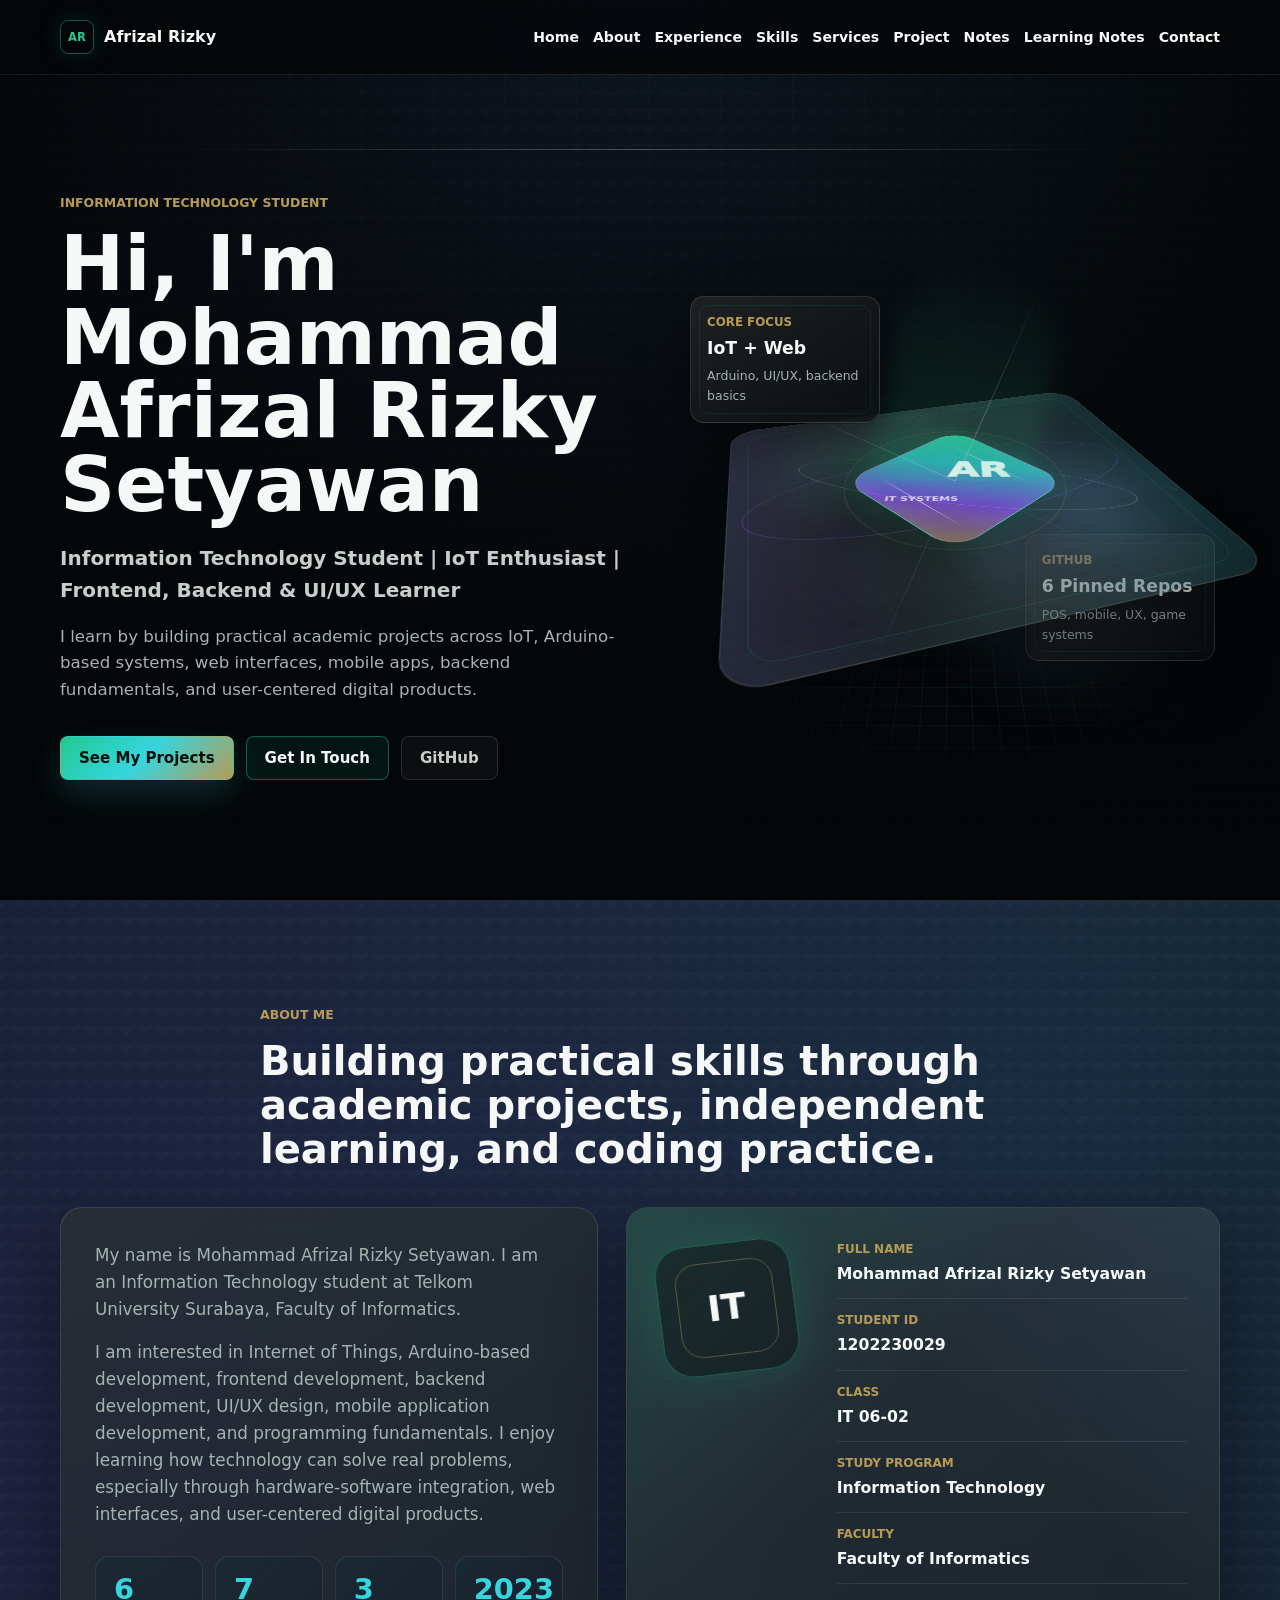
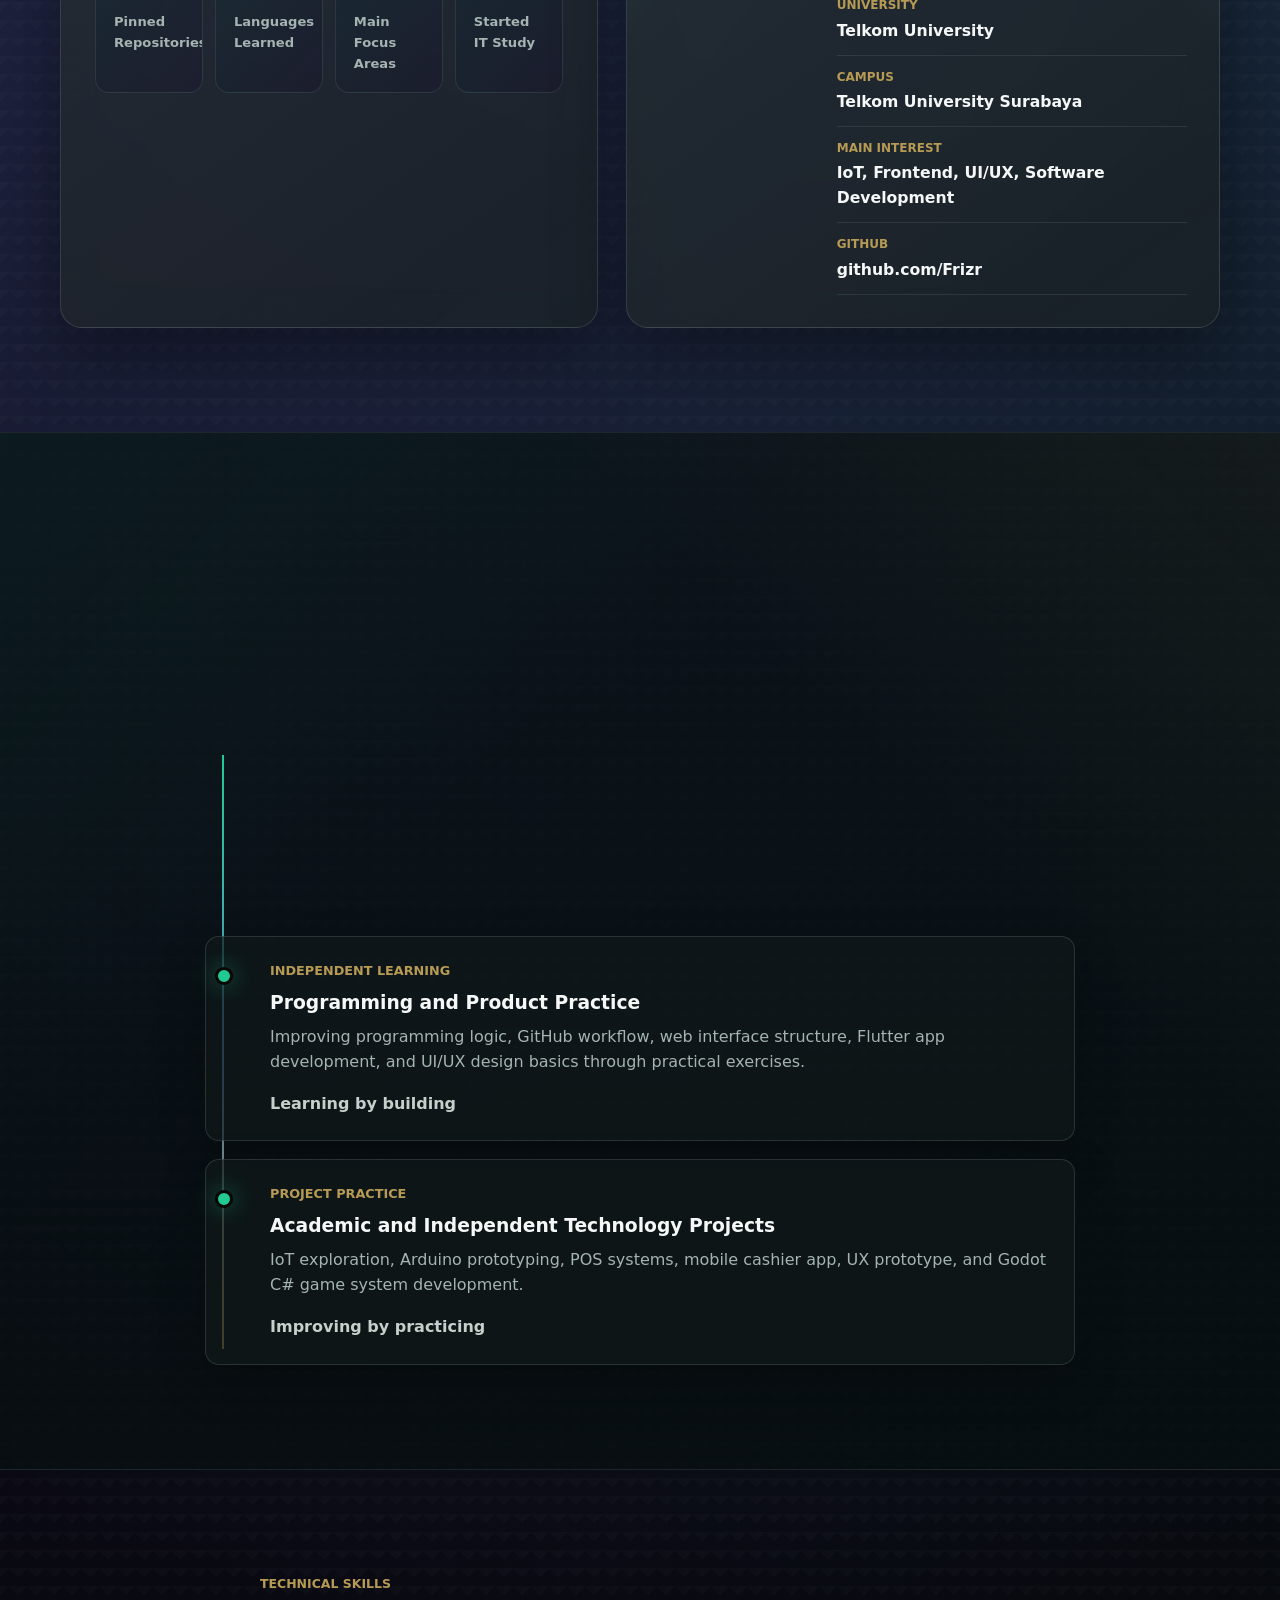
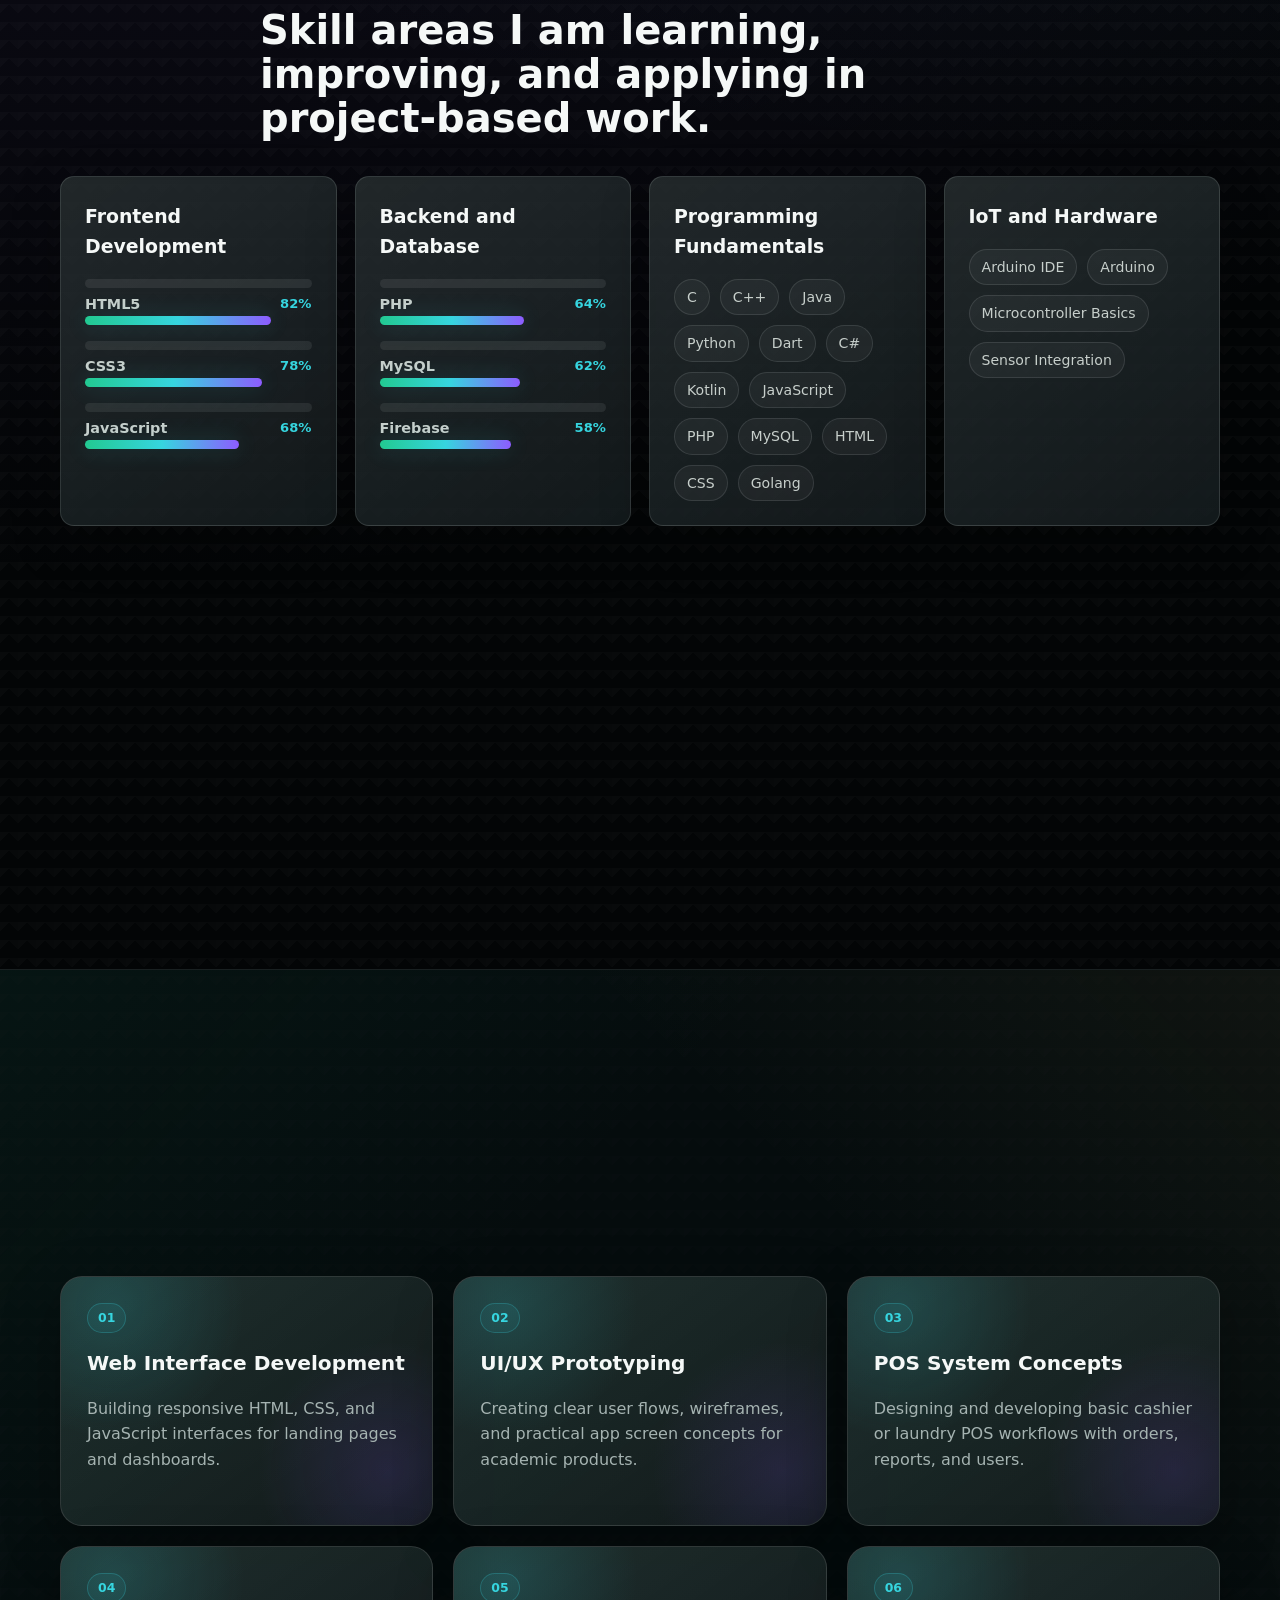
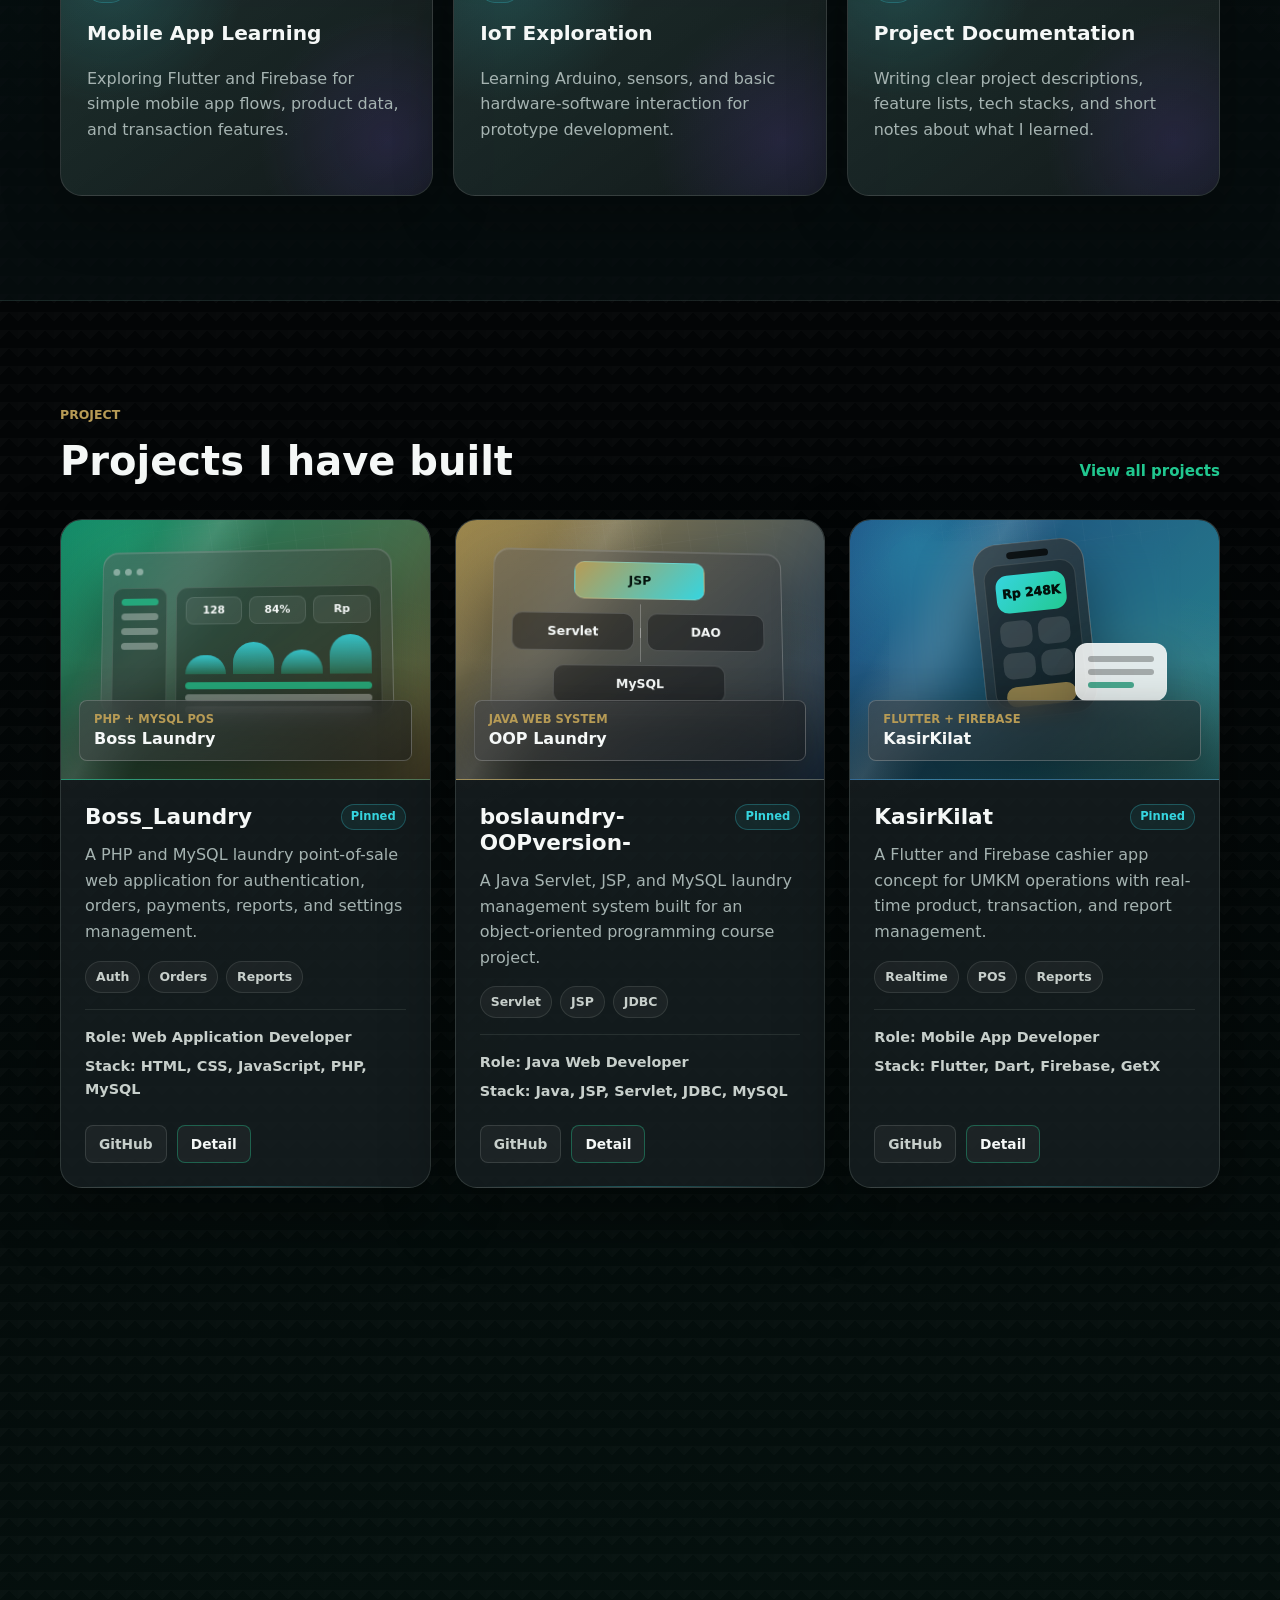
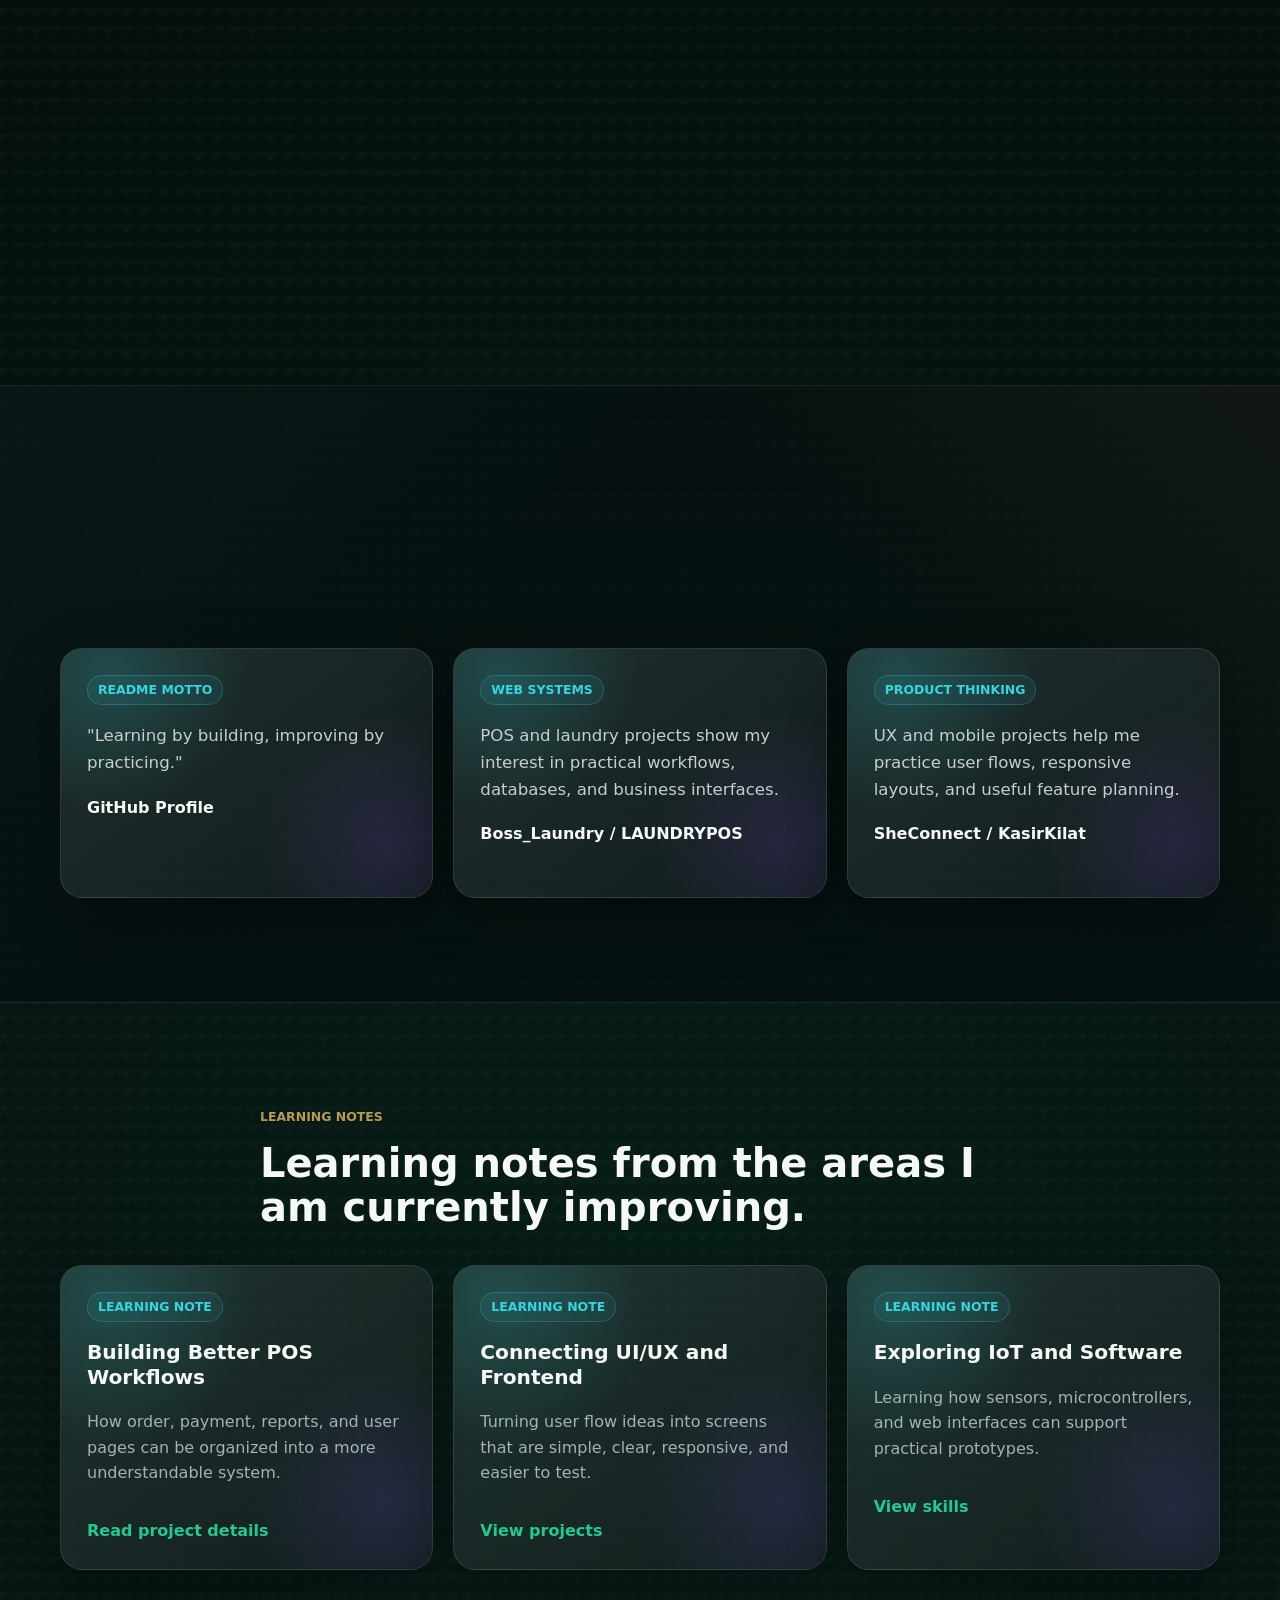
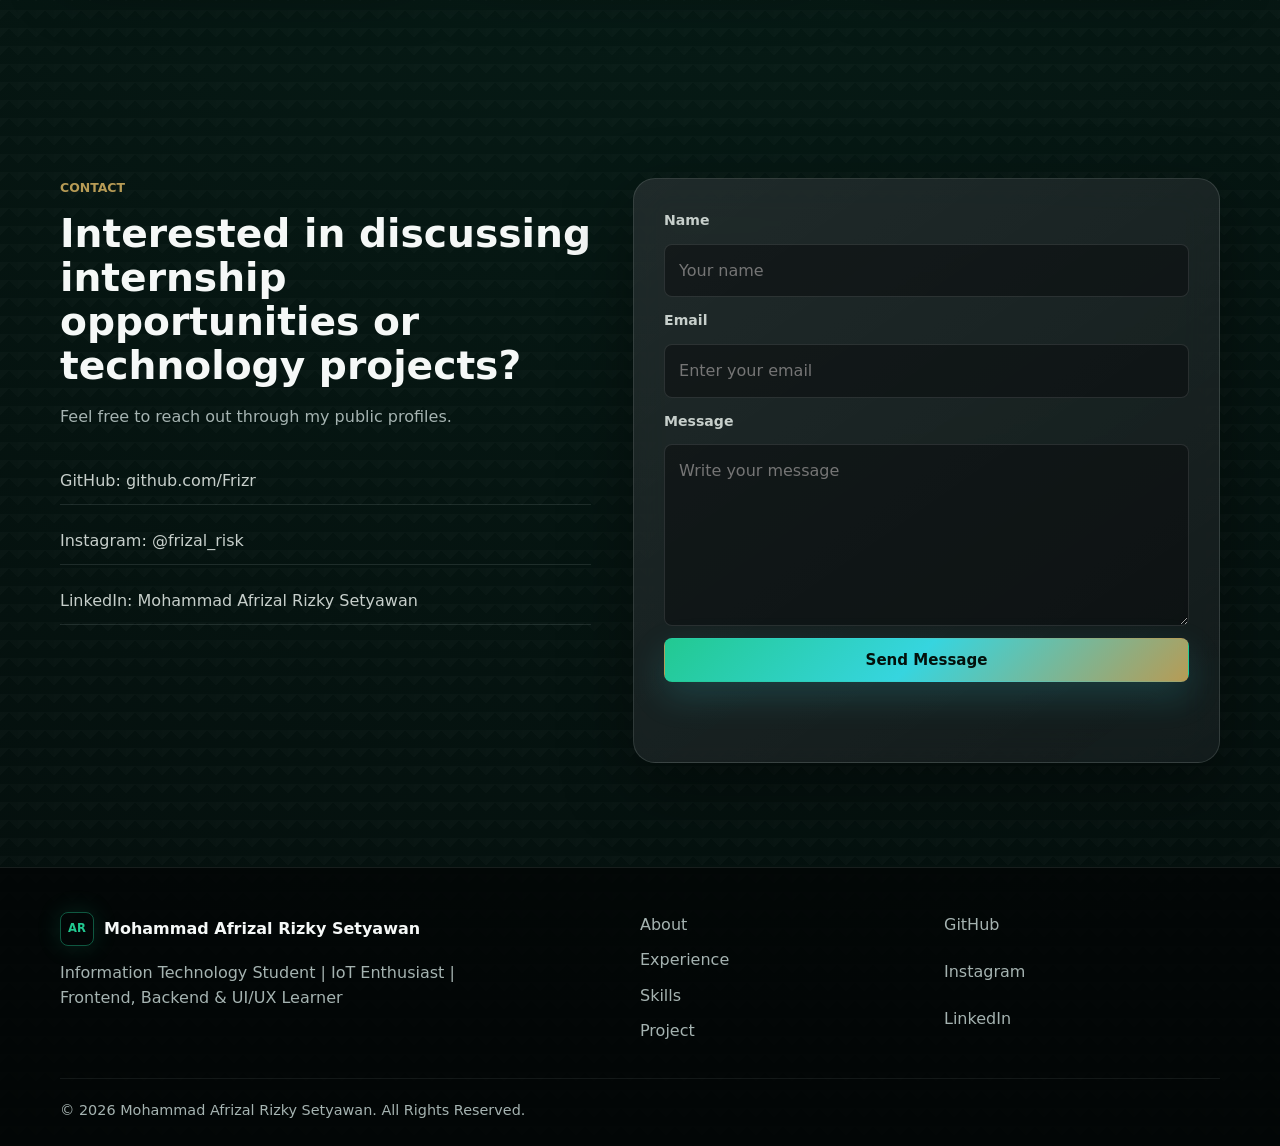
<file: index.html>
<!DOCTYPE html>
<html lang="en">

<head>
  <meta charset="UTF-8" />
  <meta name="viewport" content="width=device-width, initial-scale=1.0" />
  <meta name="description"
    content="Project website of Mohammad Afrizal Rizky Setyawan, Information Technology student at Telkom University Surabaya." />
  <title>Mohammad Afrizal Rizky Setyawan | Projects</title>
  <link rel="stylesheet" href="css/style.css" />
</head>

<body id="home" class="prism-page">
  <header class="site-header">
    <nav class="navbar container" aria-label="Primary navigation">
      <a class="logo" href="index.html#home">Afrizal Rizky</a>

      <input class="nav-toggle" type="checkbox" id="nav-toggle" aria-label="Open navigation menu" />
      <label class="nav-toggle-button" for="nav-toggle" aria-hidden="true">
        <span></span>
        <span></span>
        <span></span>
      </label>

      <div class="nav-panel">
        <a href="index.html#home">Home</a>
        <a href="index.html#about">About</a>
        <a href="index.html#experience">Experience</a>
        <a href="index.html#skills">Skills</a>
        <a href="index.html#services">Services</a>
        <a href="index.html#project">Project</a>
        <a href="index.html#notes">Notes</a>
        <a href="index.html#learning-notes">Learning Notes</a>
        <a href="index.html#contact">Contact</a>
      </div>
    </nav>
  </header>

  <main>
    <section class="hero section-padding">
      <div class="container hero-grid">
        <div class="hero-content">
          <p class="eyebrow">Information Technology Student</p>
          <h1>Hi, I'm Mohammad Afrizal Rizky Setyawan</h1>
          <p class="hero-subtitle">
            Information Technology Student | IoT Enthusiast | Frontend, Backend & UI/UX Learner
          </p>
          <p class="hero-description">
            I learn by building practical academic projects across IoT, Arduino-based systems,
            web interfaces, mobile apps, backend fundamentals, and user-centered digital
            products.
          </p>

          <div class="hero-actions" aria-label="Project links">
            <a class="btn btn-primary" href="#project">See My Projects</a>
            <a class="btn btn-secondary" href="#contact">Get In Touch</a>
            <a class="btn btn-ghost" href="https://github.com/Frizr" target="_blank" rel="noreferrer">GitHub</a>
          </div>
        </div>

        <div class="hero-visual" aria-label="Technology project visual">
          <div class="holo-stage">
            <div class="glow glow-emerald"></div>
            <div class="glow glow-blue"></div>
            <div class="glow glow-prism"></div>
            <div class="holo-backdrop"></div>
            <div class="holo-grid-floor"></div>
            <div class="scan-beam"></div>

            <div class="holo-core">
              <div class="holo-ring holo-ring-one"></div>
              <div class="holo-ring holo-ring-two"></div>
              <div class="holo-ring holo-ring-three"></div>
              <div class="holo-chip">
                <span class="chip-line chip-line-top"></span>
                <strong>AR</strong>
                <small>IT SYSTEMS</small>
                <span class="chip-line chip-line-bottom"></span>
              </div>
              <div class="holo-axis axis-x"></div>
              <div class="holo-axis axis-y"></div>
            </div>

            <div class="data-panel panel-left">
              <span>Core Focus</span>
              <strong>IoT + Web</strong>
              <small>Arduino, UI/UX, backend basics</small>
            </div>
            <div class="data-panel panel-right">
              <span>GitHub</span>
              <strong>6 Pinned Repos</strong>
              <small>POS, mobile, UX, game systems</small>
            </div>
            <div class="data-node node-one"></div>
            <div class="data-node node-two"></div>
            <div class="data-node node-three"></div>
          </div>
        </div>
      </div>
    </section>

    <section class="section-padding about-prism" id="about">
      <div class="container section-heading">
        <p class="eyebrow">About Me</p>
        <h2>Building practical skills through academic projects, independent learning, and coding practice.</h2>
      </div>

      <div class="container about-grid">
        <article class="glass-panel about-copy">
          <p>
            My name is Mohammad Afrizal Rizky Setyawan. I am an Information Technology student
            at Telkom University Surabaya, Faculty of Informatics.
          </p>
          <p>
            I am interested in Internet of Things, Arduino-based development, frontend
            development, backend development, UI/UX design, mobile application development, and
            programming fundamentals. I enjoy learning how technology can solve real problems,
            especially through hardware-software integration, web interfaces, and user-centered
            digital products.
          </p>

          <div class="metrics-grid">
            <div><strong>6</strong><span>Pinned Repositories</span></div>
            <div><strong>7</strong><span>Languages Learned</span></div>
            <div><strong>3</strong><span>Main Focus Areas</span></div>
            <div><strong>2023</strong><span>Started IT Study</span></div>
          </div>
        </article>

        <aside class="profile-card glass-panel" aria-label="Personal information">
          <div class="profile-orbit">
            <span>IT</span>
          </div>
          <div class="info-list">
            <div><span>Full Name</span><strong>Mohammad Afrizal Rizky Setyawan</strong></div>
            <div><span>Student ID</span><strong>1202230029</strong></div>
            <div><span>Class</span><strong>IT 06-02</strong></div>
            <div><span>Study Program</span><strong>Information Technology</strong></div>
            <div><span>Faculty</span><strong>Faculty of Informatics</strong></div>
            <div><span>University</span><strong>Telkom University</strong></div>
            <div><span>Campus</span><strong>Telkom University Surabaya</strong></div>
            <div><span>Main Interest</span><strong>IoT, Frontend, UI/UX, Software Development</strong></div>
            <div><span>GitHub</span><strong>github.com/Frizr</strong></div>
          </div>
        </aside>
      </div>
    </section>

    <section class="section-padding section-deep" id="experience">
      <div class="container section-heading">
        <p class="eyebrow">Experience</p>
        <h2>Learning journey built through campus work, independent learning, and project practice.</h2>
      </div>

      <div class="container timeline">
        <article class="timeline-item">
          <span class="timeline-dot"></span>
          <div>
            <p class="timeline-label">Education</p>
            <h3>Telkom University Surabaya</h3>
            <p>Information Technology, Faculty of Informatics</p>
            <span>2023 - Present</span>
          </div>
        </article>

        <article class="timeline-item">
          <span class="timeline-dot"></span>
          <div>
            <p class="timeline-label">Independent Learning</p>
            <h3>Programming and Product Practice</h3>
            <p>
              Improving programming logic, GitHub workflow, web interface structure, Flutter app
              development, and UI/UX design basics through practical exercises.
            </p>
            <span>Learning by building</span>
          </div>
        </article>

        <article class="timeline-item">
          <span class="timeline-dot"></span>
          <div>
            <p class="timeline-label">Project Practice</p>
            <h3>Academic and Independent Technology Projects</h3>
            <p>
              IoT exploration, Arduino prototyping, POS systems, mobile cashier app, UX
              prototype, and Godot C# game system development.
            </p>
            <span>Improving by practicing</span>
          </div>
        </article>
      </div>
    </section>

    <section class="section-padding" id="skills">
      <div class="container section-heading">
        <p class="eyebrow">Technical Skills</p>
        <h2>Skill areas I am learning, improving, and applying in project-based work.</h2>
      </div>

      <div class="container skills-grid prism-skills">
        <article class="skill-card">
          <h3>Frontend Development</h3>
          <div class="skill-bars">
            <div class="skill-bar" style="--value: 82%">
              <span>HTML5</span>
              <strong>82%</strong>
            </div>
            <div class="skill-bar" style="--value: 78%">
              <span>CSS3</span>
              <strong>78%</strong>
            </div>
            <div class="skill-bar" style="--value: 68%">
              <span>JavaScript</span>
              <strong>68%</strong>
            </div>
          </div>
        </article>

        <article class="skill-card">
          <h3>Backend and Database</h3>
          <div class="skill-bars">
            <div class="skill-bar" style="--value: 64%">
              <span>PHP</span>
              <strong>64%</strong>
            </div>
            <div class="skill-bar" style="--value: 62%">
              <span>MySQL</span>
              <strong>62%</strong>
            </div>
            <div class="skill-bar" style="--value: 58%">
              <span>Firebase</span>
              <strong>58%</strong>
            </div>
          </div>
        </article>

        <article class="skill-card">
          <h3>Programming Fundamentals</h3>
          <div class="tag-list">
            <span>C</span>
            <span>C++</span>
            <span>Java</span>
            <span>Python</span>
            <span>Dart</span>
            <span>C#</span>
            <span>Kotlin</span>
            <span>JavaScript</span>
            <span>PHP</span>
            <span>MySQL</span>
            <span>HTML</span>
            <span>CSS</span>
            <span>Golang</span>
          </div>
        </article>

        <article class="skill-card">
          <h3>IoT and Hardware</h3>
          <div class="tag-list">
            <span>Arduino IDE</span>
            <span>Arduino</span>
            <span>Microcontroller Basics</span>
            <span>Sensor Integration</span>
          </div>
        </article>

        <article class="skill-card">
          <h3>Mobile and Game</h3>
          <div class="tag-list">
            <span>Flutter</span>
            <span>Dart</span>
            <span>Godot 4</span>
            <span>C#</span>
            <span>.NET</span>
          </div>
        </article>

        <article class="skill-card">
          <h3>Design and Tools</h3>
          <div class="tag-list">
            <span>UI/UX Design</span>
            <span>Wireframing</span>
            <span>Prototyping</span>
            <span>Git</span>
            <span>GitHub</span>
            <span>VS Code</span>
            <span>Figma</span>
            <span>Canva</span>
          </div>
        </article>
      </div>
    </section>

    <section class="section-padding section-deep" id="services">
      <div class="container section-heading">
        <p class="eyebrow">Services</p>
        <h2>Practical areas where I can contribute in student projects and internship work.</h2>
      </div>

      <div class="container service-grid prism-services">
        <article>
          <span>01</span>
          <h3>Web Interface Development</h3>
          <p>Building responsive HTML, CSS, and JavaScript interfaces for landing pages and dashboards.</p>
        </article>
        <article>
          <span>02</span>
          <h3>UI/UX Prototyping</h3>
          <p>Creating clear user flows, wireframes, and practical app screen concepts for academic products.</p>
        </article>
        <article>
          <span>03</span>
          <h3>POS System Concepts</h3>
          <p>Designing and developing basic cashier or laundry POS workflows with orders, reports, and users.</p>
        </article>
        <article>
          <span>04</span>
          <h3>Mobile App Learning</h3>
          <p>Exploring Flutter and Firebase for simple mobile app flows, product data, and transaction features.</p>
        </article>
        <article>
          <span>05</span>
          <h3>IoT Exploration</h3>
          <p>Learning Arduino, sensors, and basic hardware-software interaction for prototype development.</p>
        </article>
        <article>
          <span>06</span>
          <h3>Project Documentation</h3>
          <p>Writing clear project descriptions, feature lists, tech stacks, and short notes about what I learned.</p>
        </article>
      </div>
    </section>

    <section class="section-padding project-section" id="project">
      <div class="container section-heading section-heading-split">
        <div>
          <p class="eyebrow">Project</p>
          <h2>Projects I have built</h2>
        </div>
        <a class="text-link" href="projects.html">View all projects</a>
      </div>

      <div class="container project-grid coverflow-grid">
        <article class="project-card">
          <div class="project-visual visual-pos">
            <div class="project-shot shot-dashboard" aria-hidden="true">
              <div class="shot-window-bar"><i></i><i></i><i></i></div>
              <div class="shot-dashboard-layout">
                <div class="shot-sidebar">
                  <span></span>
                  <span></span>
                  <span></span>
                  <span></span>
                </div>
                <div class="shot-dashboard-main">
                  <div class="shot-kpi-row">
                    <span>128</span>
                    <span>84%</span>
                    <span>Rp</span>
                  </div>
                  <div class="shot-chart">
                    <i></i>
                    <i></i>
                    <i></i>
                    <i></i>
                  </div>
                  <div class="shot-table">
                    <span></span>
                    <span></span>
                    <span></span>
                  </div>
                </div>
              </div>
            </div>
            <div class="project-visual-label">
              <span>PHP + MySQL POS</span>
              <strong>Boss Laundry</strong>
            </div>
          </div>
          <div class="project-body">
            <div class="project-title-row">
              <h3>Boss_Laundry</h3>
              <span class="repo-badge">Pinned</span>
            </div>
            <p>
              A PHP and MySQL laundry point-of-sale web application for authentication, orders,
              payments, reports, and settings management.
            </p>
            <div class="project-highlights">
              <span>Auth</span>
              <span>Orders</span>
              <span>Reports</span>
            </div>
            <div class="project-meta">
              <span>Role: Web Application Developer</span>
              <span>Stack: HTML, CSS, JavaScript, PHP, MySQL</span>
            </div>
            <div class="project-actions">
              <a href="https://github.com/Frizr/Boss_Laundry" target="_blank" rel="noreferrer">GitHub</a>
              <a href="project-detail-boss-laundry.html">Detail</a>
            </div>
          </div>
        </article>

        <article class="project-card">
          <div class="project-visual visual-java">
            <div class="project-shot shot-architecture" aria-hidden="true">
              <div class="arch-node arch-top">JSP</div>
              <div class="arch-row">
                <span>Servlet</span>
                <span>DAO</span>
              </div>
              <div class="arch-node arch-bottom">MySQL</div>
              <div class="arch-line arch-line-one"></div>
              <div class="arch-line arch-line-two"></div>
            </div>
            <div class="project-visual-label">
              <span>Java Web System</span>
              <strong>OOP Laundry</strong>
            </div>
          </div>
          <div class="project-body">
            <div class="project-title-row">
              <h3>boslaundry-OOPversion-</h3>
              <span class="repo-badge">Pinned</span>
            </div>
            <p>
              A Java Servlet, JSP, and MySQL laundry management system built for an
              object-oriented programming course project.
            </p>
            <div class="project-highlights">
              <span>Servlet</span>
              <span>JSP</span>
              <span>JDBC</span>
            </div>
            <div class="project-meta">
              <span>Role: Java Web Developer</span>
              <span>Stack: Java, JSP, Servlet, JDBC, MySQL</span>
            </div>
            <div class="project-actions">
              <a href="https://github.com/Frizr/boslaundry-OOPversion-" target="_blank" rel="noreferrer">GitHub</a>
              <a href="project-detail-oop-laundry.html">Detail</a>
            </div>
          </div>
        </article>

        <article class="project-card">
          <div class="project-visual visual-flutter">
            <div class="project-shot shot-phone" aria-hidden="true">
              <div class="phone-frame">
                <div class="phone-notch"></div>
                <div class="phone-screen">
                  <div class="phone-total">Rp 248K</div>
                  <div class="phone-products">
                    <span></span>
                    <span></span>
                    <span></span>
                    <span></span>
                  </div>
                  <div class="phone-checkout"></div>
                </div>
              </div>
              <div class="floating-receipt">
                <span></span>
                <span></span>
                <strong></strong>
              </div>
            </div>
            <div class="project-visual-label">
              <span>Flutter + Firebase</span>
              <strong>KasirKilat</strong>
            </div>
          </div>
          <div class="project-body">
            <div class="project-title-row">
              <h3>KasirKilat</h3>
              <span class="repo-badge">Pinned</span>
            </div>
            <p>
              A Flutter and Firebase cashier app concept for UMKM operations with real-time
              product, transaction, and report management.
            </p>
            <div class="project-highlights">
              <span>Realtime</span>
              <span>POS</span>
              <span>Reports</span>
            </div>
            <div class="project-meta">
              <span>Role: Mobile App Developer</span>
              <span>Stack: Flutter, Dart, Firebase, GetX</span>
            </div>
            <div class="project-actions">
              <a href="https://github.com/Frizr/KasirKilat" target="_blank" rel="noreferrer">GitHub</a>
              <a href="project-detail-kasirkilat.html">Detail</a>
            </div>
          </div>
        </article>

        <article class="project-card">
          <div class="project-visual visual-she">
            <div class="project-shot shot-community" aria-hidden="true">
              <div class="community-phone">
                <div class="community-header"></div>
                <div class="community-progress"></div>
                <div class="community-list">
                  <span></span>
                  <span></span>
                  <span></span>
                </div>
              </div>
              <div class="community-orbit orbit-one"></div>
              <div class="community-orbit orbit-two"></div>
              <div class="community-orbit orbit-three"></div>
            </div>
            <div class="project-visual-label">
              <span>UX Prototype</span>
              <strong>SheConnect</strong>
            </div>
          </div>
          <div class="project-body">
            <div class="project-title-row">
              <h3>SheConnect</h3>
              <span class="repo-badge">Pinned</span>
            </div>
            <p>
              A mobile-first UX prototype supporting informal women workers with learning paths,
              community features, and institution collaboration.
            </p>
            <div class="project-highlights">
              <span>Learning</span>
              <span>Community</span>
              <span>UX</span>
            </div>
            <div class="project-meta">
              <span>Role: UI/UX and Frontend Developer</span>
              <span>Stack: HTML, CSS, JavaScript, localStorage</span>
            </div>
            <div class="project-actions">
              <a href="https://github.com/Frizr/SheConnect" target="_blank" rel="noreferrer">GitHub</a>
              <a href="project-detail-sheconnect.html">Detail</a>
            </div>
          </div>
        </article>

        <article class="project-card">
          <div class="project-visual visual-laundry">
            <div class="project-shot shot-counter" aria-hidden="true">
              <div class="counter-board">
                <span></span>
                <span></span>
                <span></span>
              </div>
              <div class="counter-receipt">
                <i></i>
                <i></i>
                <i></i>
                <strong></strong>
              </div>
              <div class="counter-status"></div>
            </div>
            <div class="project-visual-label">
              <span>Mini POS Web App</span>
              <strong>LAUNDRYPOS</strong>
            </div>
          </div>
          <div class="project-body">
            <div class="project-title-row">
              <h3>LAUNDRYPOS</h3>
              <span class="repo-badge">Pinned</span>
            </div>
            <p>
              A PHP and MySQL laundry POS mini-app for managing orders, admin services, users,
              reports, and basic authentication.
            </p>
            <div class="project-highlights">
              <span>CRUD</span>
              <span>Admin</span>
              <span>Export</span>
            </div>
            <div class="project-meta">
              <span>Role: Web Developer</span>
              <span>Stack: PHP, MySQL, JavaScript, HTML, CSS</span>
            </div>
            <div class="project-actions">
              <a href="https://github.com/Frizr/LAUNDRYPOS" target="_blank" rel="noreferrer">GitHub</a>
              <a href="project-detail-laundrypos.html">Detail</a>
            </div>
          </div>
        </article>

        <article class="project-card">
          <div class="project-visual visual-down">
            <div class="project-shot shot-game" aria-hidden="true">
              <div class="game-hud">
                <span></span>
                <span></span>
              </div>
              <div class="game-arena">
                <i class="tile tile-one"></i>
                <i class="tile tile-two"></i>
                <i class="tile tile-three"></i>
                <i class="player"></i>
                <i class="enemy"></i>
              </div>
              <div class="game-score">2040</div>
            </div>
            <div class="project-visual-label">
              <span>Godot 4 + C#</span>
              <strong>DOWN</strong>
            </div>
          </div>
          <div class="project-body">
            <div class="project-title-row">
              <h3>DOWN</h3>
              <span class="repo-badge">Pinned</span>
            </div>
            <p>
              A dark 2D isometric action-combat game built with Godot 4 and C#, focused on
              movement, combat systems, enemy behavior, and score mechanics.
            </p>
            <div class="project-highlights">
              <span>Combat</span>
              <span>Enemy</span>
              <span>HUD</span>
            </div>
            <div class="project-meta">
              <span>Role: Game Developer</span>
              <span>Stack: Godot 4, C#, .NET, Python</span>
            </div>
            <div class="project-actions">
              <a href="https://github.com/Frizr/DOWN" target="_blank" rel="noreferrer">GitHub</a>
              <a href="project-detail-down.html">Detail</a>
            </div>
          </div>
        </article>
      </div>
    </section>

    <section class="section-padding section-deep" id="notes">
      <div class="container section-heading">
        <p class="eyebrow">Project Notes</p>
        <h2>What these projects are helping me practice.</h2>
      </div>

      <div class="container testimonial-grid">
        <article>
          <span>README Motto</span>
          <p>"Learning by building, improving by practicing."</p>
          <strong>GitHub Profile</strong>
        </article>
        <article>
          <span>Web Systems</span>
          <p>POS and laundry projects show my interest in practical workflows, databases, and business interfaces.</p>
          <strong>Boss_Laundry / LAUNDRYPOS</strong>
        </article>
        <article>
          <span>Product Thinking</span>
          <p>UX and mobile projects help me practice user flows, responsive layouts, and useful feature planning.</p>
          <strong>SheConnect / KasirKilat</strong>
        </article>
      </div>
    </section>

    <section class="section-padding" id="learning-notes">
      <div class="container section-heading">
        <p class="eyebrow">Learning Notes</p>
        <h2>Learning notes from the areas I am currently improving.</h2>
      </div>

      <div class="container blog-grid">
        <article>
          <span>Learning Note</span>
          <h3>Building Better POS Workflows</h3>
          <p>How order, payment, reports, and user pages can be organized into a more understandable system.</p>
          <a href="project-detail-boss-laundry.html">Read project details</a>
        </article>
        <article>
          <span>Learning Note</span>
          <h3>Connecting UI/UX and Frontend</h3>
          <p>Turning user flow ideas into screens that are simple, clear, responsive, and easier to test.</p>
          <a href="#project">View projects</a>
        </article>
        <article>
          <span>Learning Note</span>
          <h3>Exploring IoT and Software</h3>
          <p>Learning how sensors, microcontrollers, and web interfaces can support practical prototypes.</p>
          <a href="#skills">View skills</a>
        </article>
      </div>
    </section>

    <section class="section-padding" id="contact">
      <div class="container contact-grid">
        <div class="contact-copy">
          <p class="eyebrow">Contact</p>
          <h2>Interested in discussing internship opportunities or technology projects?</h2>
          <p>Feel free to reach out through my public profiles.</p>

          <div class="contact-list">
            <a href="https://github.com/Frizr" target="_blank" rel="noreferrer">GitHub: github.com/Frizr</a>
            <a href="https://www.instagram.com/frizal_risk/" target="_blank" rel="noreferrer">Instagram:
              @frizal_risk</a>
            <a href="https://www.linkedin.com/in/mohammad-afrizal-rizky-setyawan-b21048296/" target="_blank"
              rel="noreferrer">LinkedIn: Mohammad Afrizal Rizky Setyawan</a>
          </div>
        </div>

        <form class="contact-form glass-panel" action="https://formsubmit.co/afrizalrizky000@gmail.com" method="POST">
          <input type="hidden" name="_subject" value="New Message from Project Website!">

          <label for="name">Name</label>
          <input type="text" id="name" name="name" placeholder="Your name" required />

          <label for="email">Email</label>
          <input type="email" id="email" name="email" placeholder="Enter your email" required />

          <label for="message">Message</label>
          <textarea id="message" name="message" rows="6" placeholder="Write your message" required></textarea>

          <button class="btn btn-primary" type="submit">Send Message</button>
        </form>
      </div>
    </section>
  </main>

  <footer class="site-footer">
    <div class="container footer-grid">
      <div>
        <a class="logo" href="index.html#home">Mohammad Afrizal Rizky Setyawan</a>
        <p>Information Technology Student | IoT Enthusiast | Frontend, Backend & UI/UX Learner</p>
      </div>

      <div class="footer-links">
        <a href="index.html#about">About</a>
        <a href="index.html#experience">Experience</a>
        <a href="index.html#skills">Skills</a>
        <a href="index.html#project">Project</a>
      </div>

      <div class="footer-links">
        <a href="https://github.com/Frizr" target="_blank" rel="noreferrer">GitHub</a>
        <a href="https://www.instagram.com/frizal_risk/" target="_blank" rel="noreferrer">Instagram</a>
        <a href="https://www.linkedin.com/in/mohammad-afrizal-rizky-setyawan-b21048296/" target="_blank"
          rel="noreferrer">LinkedIn</a>
      </div>
    </div>
    <div class="container footer-bottom">
      <p>&copy; 2026 Mohammad Afrizal Rizky Setyawan. All Rights Reserved.</p>
    </div>
  </footer>
  <script src="assets/js/main.js"></script>
</body>

</html>
</file>
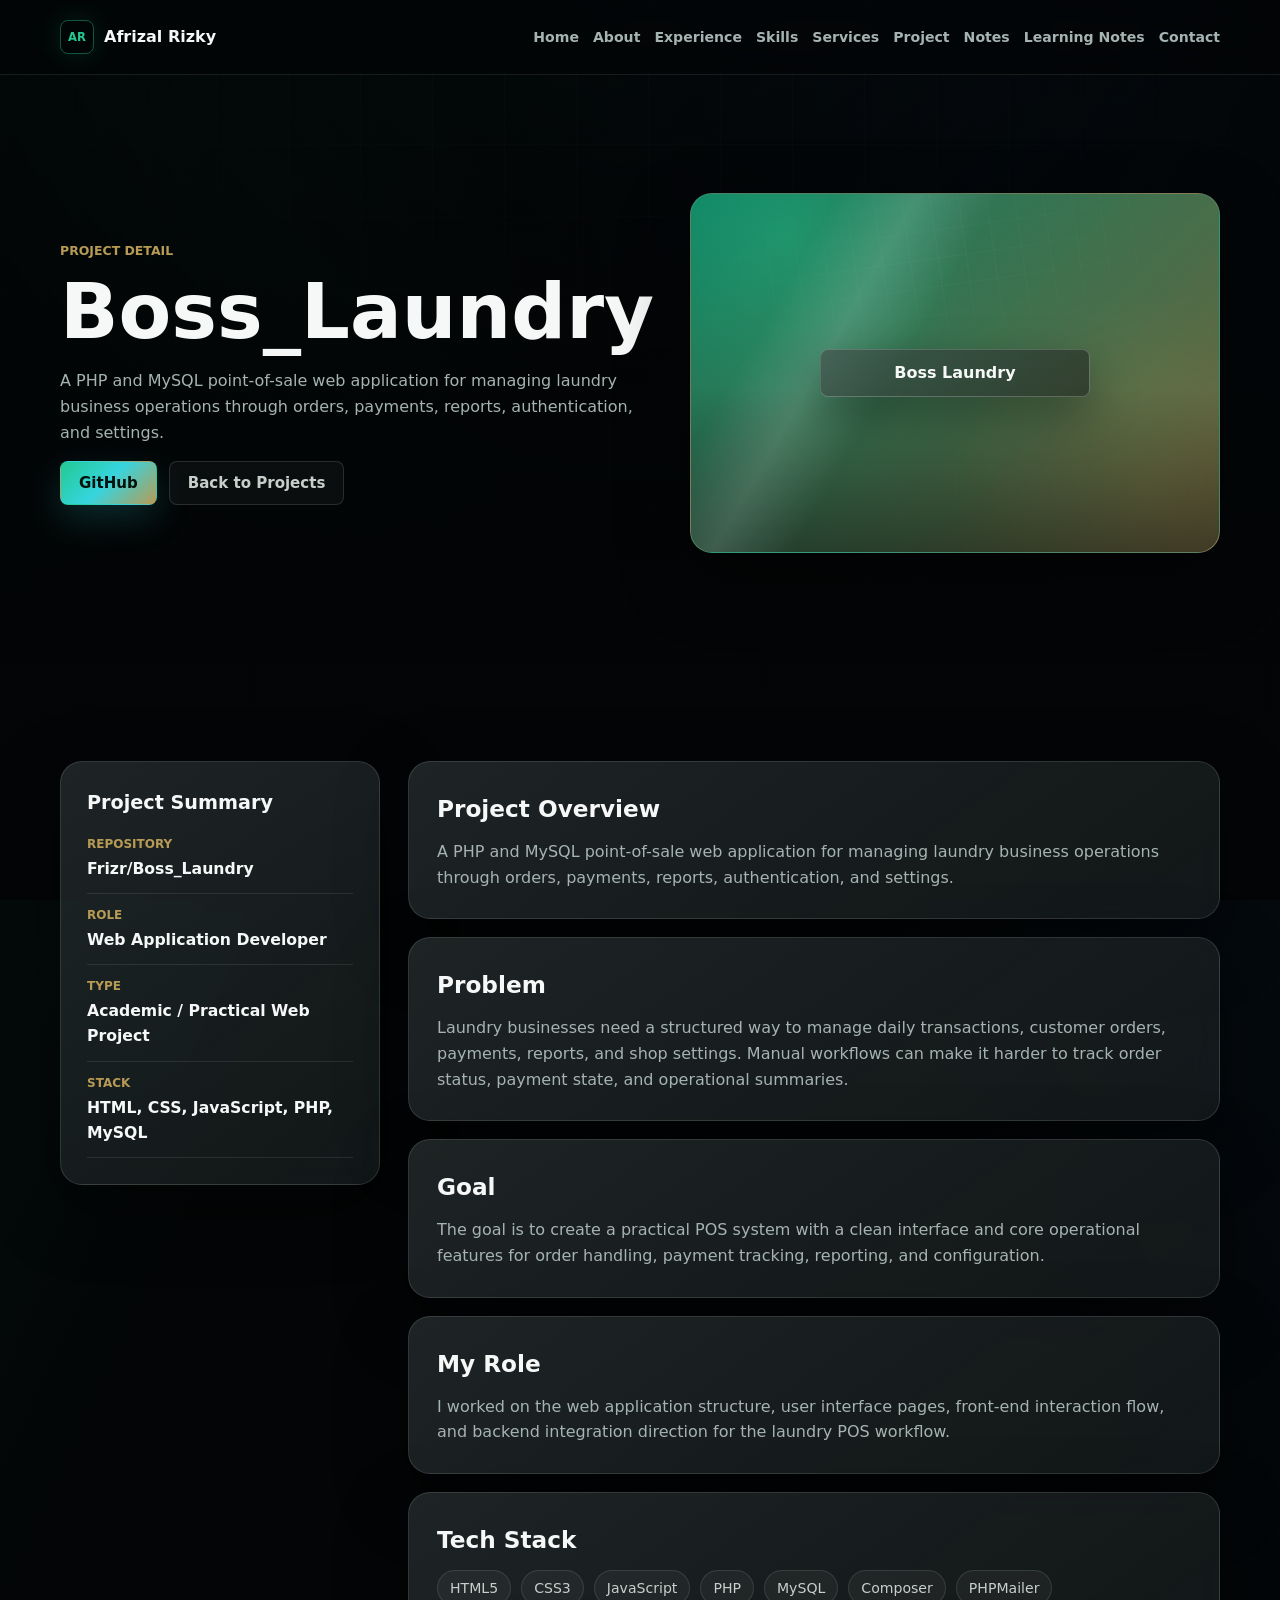
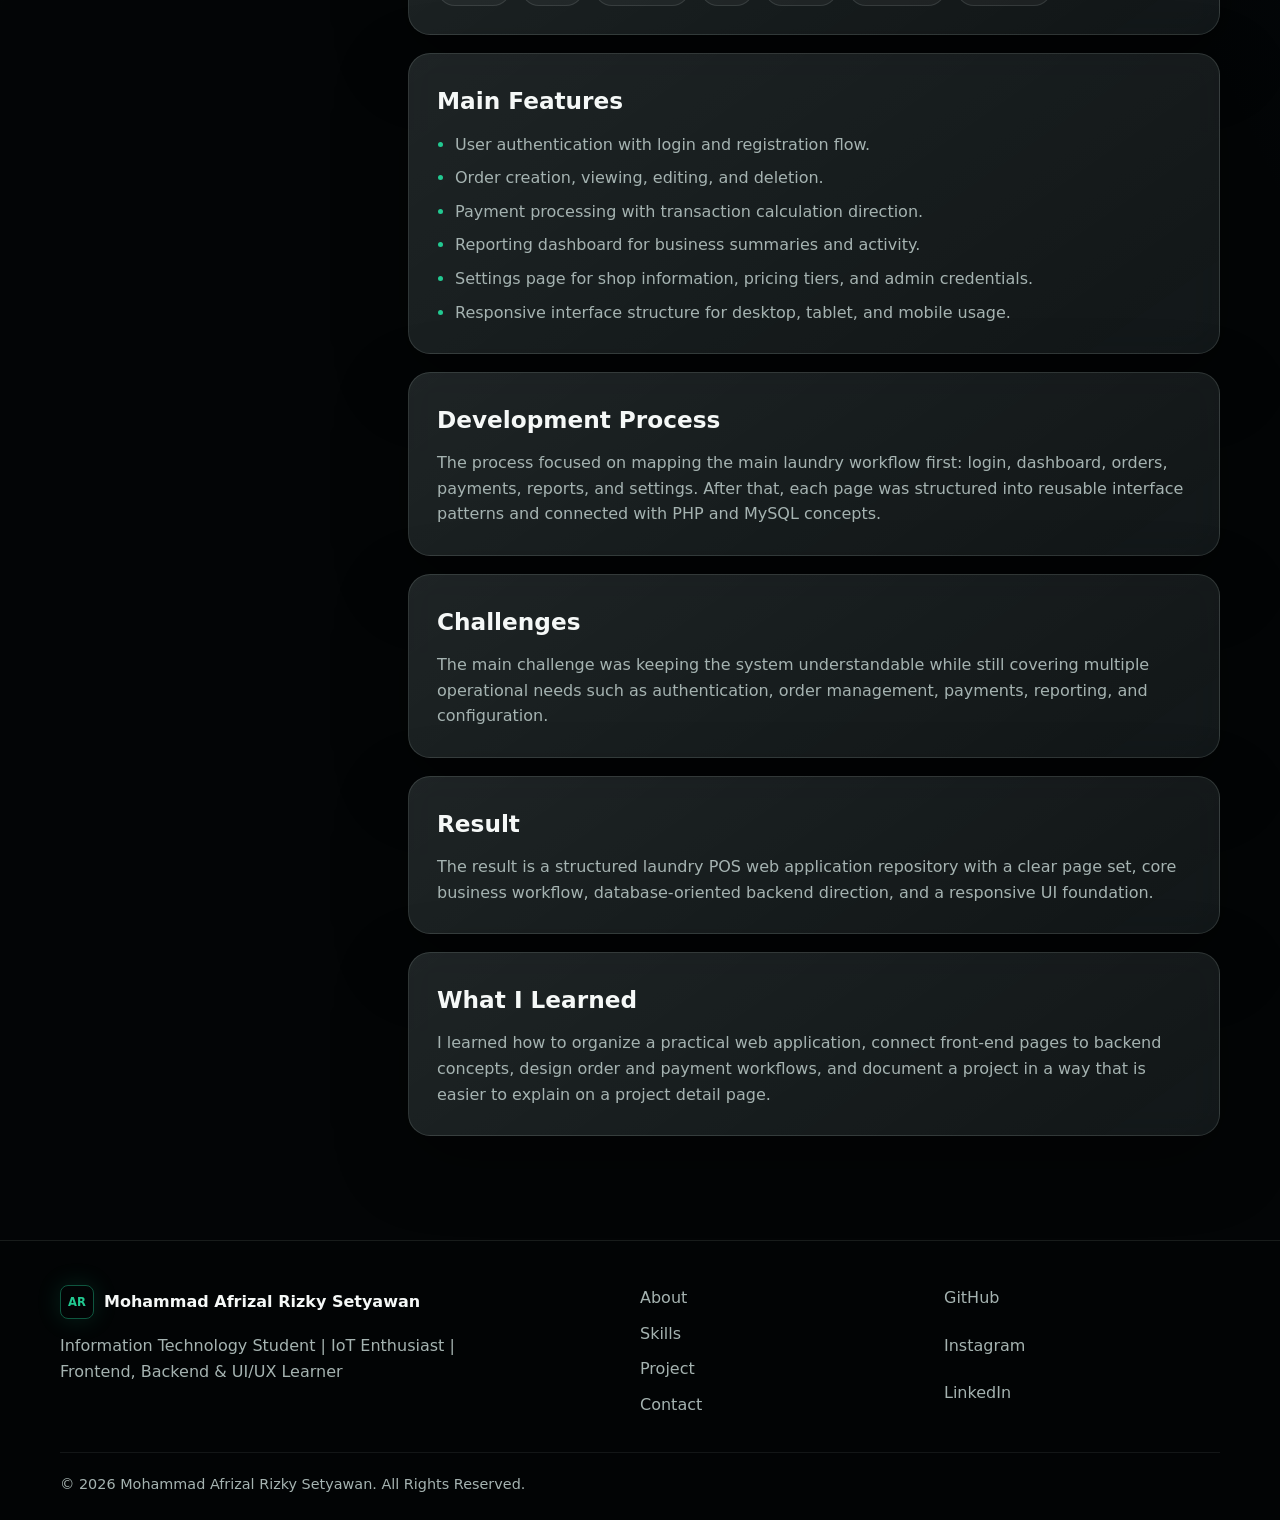
<file: project-detail-boss-laundry.html>
<!DOCTYPE html>
<html lang="en">
  <head>
    <meta charset="UTF-8" />
    <meta name="viewport" content="width=device-width, initial-scale=1.0" />
    <meta
      name="description"
      content="Boss_Laundry project detail page for Mohammad Afrizal Rizky Setyawan project website."
    />
    <title>Boss_Laundry Detail | Mohammad Afrizal Rizky Setyawan</title>
    <link rel="stylesheet" href="css/style.css" />
  </head>
  <body>
    <header class="site-header">
      <nav class="navbar container" aria-label="Primary navigation">
        <a class="logo" href="index.html#home">Afrizal Rizky</a>

        <input class="nav-toggle" type="checkbox" id="nav-toggle" aria-label="Open navigation menu" />
        <label class="nav-toggle-button" for="nav-toggle" aria-hidden="true">
          <span></span>
          <span></span>
          <span></span>
        </label>

        <div class="nav-panel">
          <a href="index.html#home">Home</a>
          <a href="index.html#about">About</a>
          <a href="index.html#experience">Experience</a>
          <a href="index.html#skills">Skills</a>
          <a href="index.html#services">Services</a>
          <a href="index.html#project">Project</a>
          <a href="index.html#notes">Notes</a>
          <a href="index.html#learning-notes">Learning Notes</a>
          <a href="index.html#contact">Contact</a>
        </div>
      </nav>
    </header>

    <main>
      <section class="page-hero section-padding detail-hero">
        <div class="container page-hero-grid">
          <div>
            <p class="eyebrow">Project Detail</p>
            <h1>Boss_Laundry</h1>
            <p>
              A PHP and MySQL point-of-sale web application for managing laundry business operations through orders, payments, reports, authentication, and settings.
            </p>
            <div class="hero-actions">
              <a class="btn btn-primary" href="https://github.com/Frizr/Boss_Laundry" target="_blank" rel="noreferrer">GitHub</a>
              <a class="btn btn-ghost" href="projects.html">Back to Projects</a>
            </div>
          </div>

          <div class="project-visual detail-visual visual-pos">
            <span>Boss Laundry</span>
          </div>
        </div>
      </section>

      <section class="section-padding">
        <div class="container detail-layout">
          <aside class="detail-sidebar glass-panel">
            <h2>Project Summary</h2>
            <div class="summary-list">
              <div><span>Repository</span><strong>Frizr/Boss_Laundry</strong></div>
              <div><span>Role</span><strong>Web Application Developer</strong></div>
              <div><span>Type</span><strong>Academic / Practical Web Project</strong></div>
              <div><span>Stack</span><strong>HTML, CSS, JavaScript, PHP, MySQL</strong></div>
            </div>
          </aside>

          <article class="detail-article">
            <section class="detail-section glass-panel">
              <h2>Project Overview</h2>
              <p>
                A PHP and MySQL point-of-sale web application for managing laundry business operations through orders, payments, reports, authentication, and settings.
              </p>
            </section>

            <section class="detail-section glass-panel">
              <h2>Problem</h2>
              <p>
                Laundry businesses need a structured way to manage daily transactions, customer
                orders, payments, reports, and shop settings. Manual workflows can make it harder
                to track order status, payment state, and operational summaries.
              </p>
            </section>

            <section class="detail-section glass-panel">
              <h2>Goal</h2>
              <p>
                The goal is to create a practical POS system with a clean interface and core
                operational features for order handling, payment tracking, reporting, and
                configuration.
              </p>
            </section>

            <section class="detail-section glass-panel">
              <h2>My Role</h2>
              <p>
                I worked on the web application structure, user interface pages, front-end
                interaction flow, and backend integration direction for the laundry POS workflow.
              </p>
            </section>

            <section class="detail-section glass-panel">
              <h2>Tech Stack</h2>
              <div class="tag-list">
                <span>HTML5</span>
                <span>CSS3</span>
                <span>JavaScript</span>
                <span>PHP</span>
                <span>MySQL</span>
                <span>Composer</span>
                <span>PHPMailer</span>
              </div>
            </section>

            <section class="detail-section glass-panel">
              <h2>Main Features</h2>
              <ul class="detail-list">
                <li>User authentication with login and registration flow.</li>
                <li>Order creation, viewing, editing, and deletion.</li>
                <li>Payment processing with transaction calculation direction.</li>
                <li>Reporting dashboard for business summaries and activity.</li>
                <li>Settings page for shop information, pricing tiers, and admin credentials.</li>
                <li>Responsive interface structure for desktop, tablet, and mobile usage.</li>
              </ul>
            </section>

            <section class="detail-section glass-panel">
              <h2>Development Process</h2>
              <p>
                The process focused on mapping the main laundry workflow first: login, dashboard,
                orders, payments, reports, and settings. After that, each page was structured into
                reusable interface patterns and connected with PHP and MySQL concepts.
              </p>
            </section>

            <section class="detail-section glass-panel">
              <h2>Challenges</h2>
              <p>
                The main challenge was keeping the system understandable while still covering
                multiple operational needs such as authentication, order management, payments,
                reporting, and configuration.
              </p>
            </section>

            <section class="detail-section glass-panel">
              <h2>Result</h2>
              <p>
                The result is a structured laundry POS web application repository with a clear page
                set, core business workflow, database-oriented backend direction, and a responsive
                UI foundation.
              </p>
            </section>

            <section class="detail-section glass-panel">
              <h2>What I Learned</h2>
              <p>
                I learned how to organize a practical web application, connect front-end pages to
                backend concepts, design order and payment workflows, and document a project in a
                way that is easier to explain on a project detail page.
              </p>
            </section>
          </article>
        </div>
      </section>
    </main>

    <footer class="site-footer">
      <div class="container footer-grid">
        <div>
          <a class="logo" href="index.html#home">Mohammad Afrizal Rizky Setyawan</a>
          <p>Information Technology Student | IoT Enthusiast | Frontend, Backend & UI/UX Learner</p>
        </div>

        <div class="footer-links">
          <a href="index.html#about">About</a>
          <a href="index.html#skills">Skills</a>
          <a href="index.html#project">Project</a>
          <a href="index.html#contact">Contact</a>
        </div>

        <div class="footer-links">
          <a href="https://github.com/Frizr" target="_blank" rel="noreferrer">GitHub</a>
          <a href="https://www.instagram.com/frizal_risk/" target="_blank" rel="noreferrer">Instagram</a>
          <a href="https://www.linkedin.com/in/mohammad-afrizal-rizky-setyawan-b21048296/" target="_blank" rel="noreferrer">LinkedIn</a>
        </div>
      </div>
      <div class="container footer-bottom">
        <p>&copy; 2026 Mohammad Afrizal Rizky Setyawan. All Rights Reserved.</p>
      </div>
    </footer>
    <script src="assets/js/main.js"></script>
  </body>
</html>
</file>
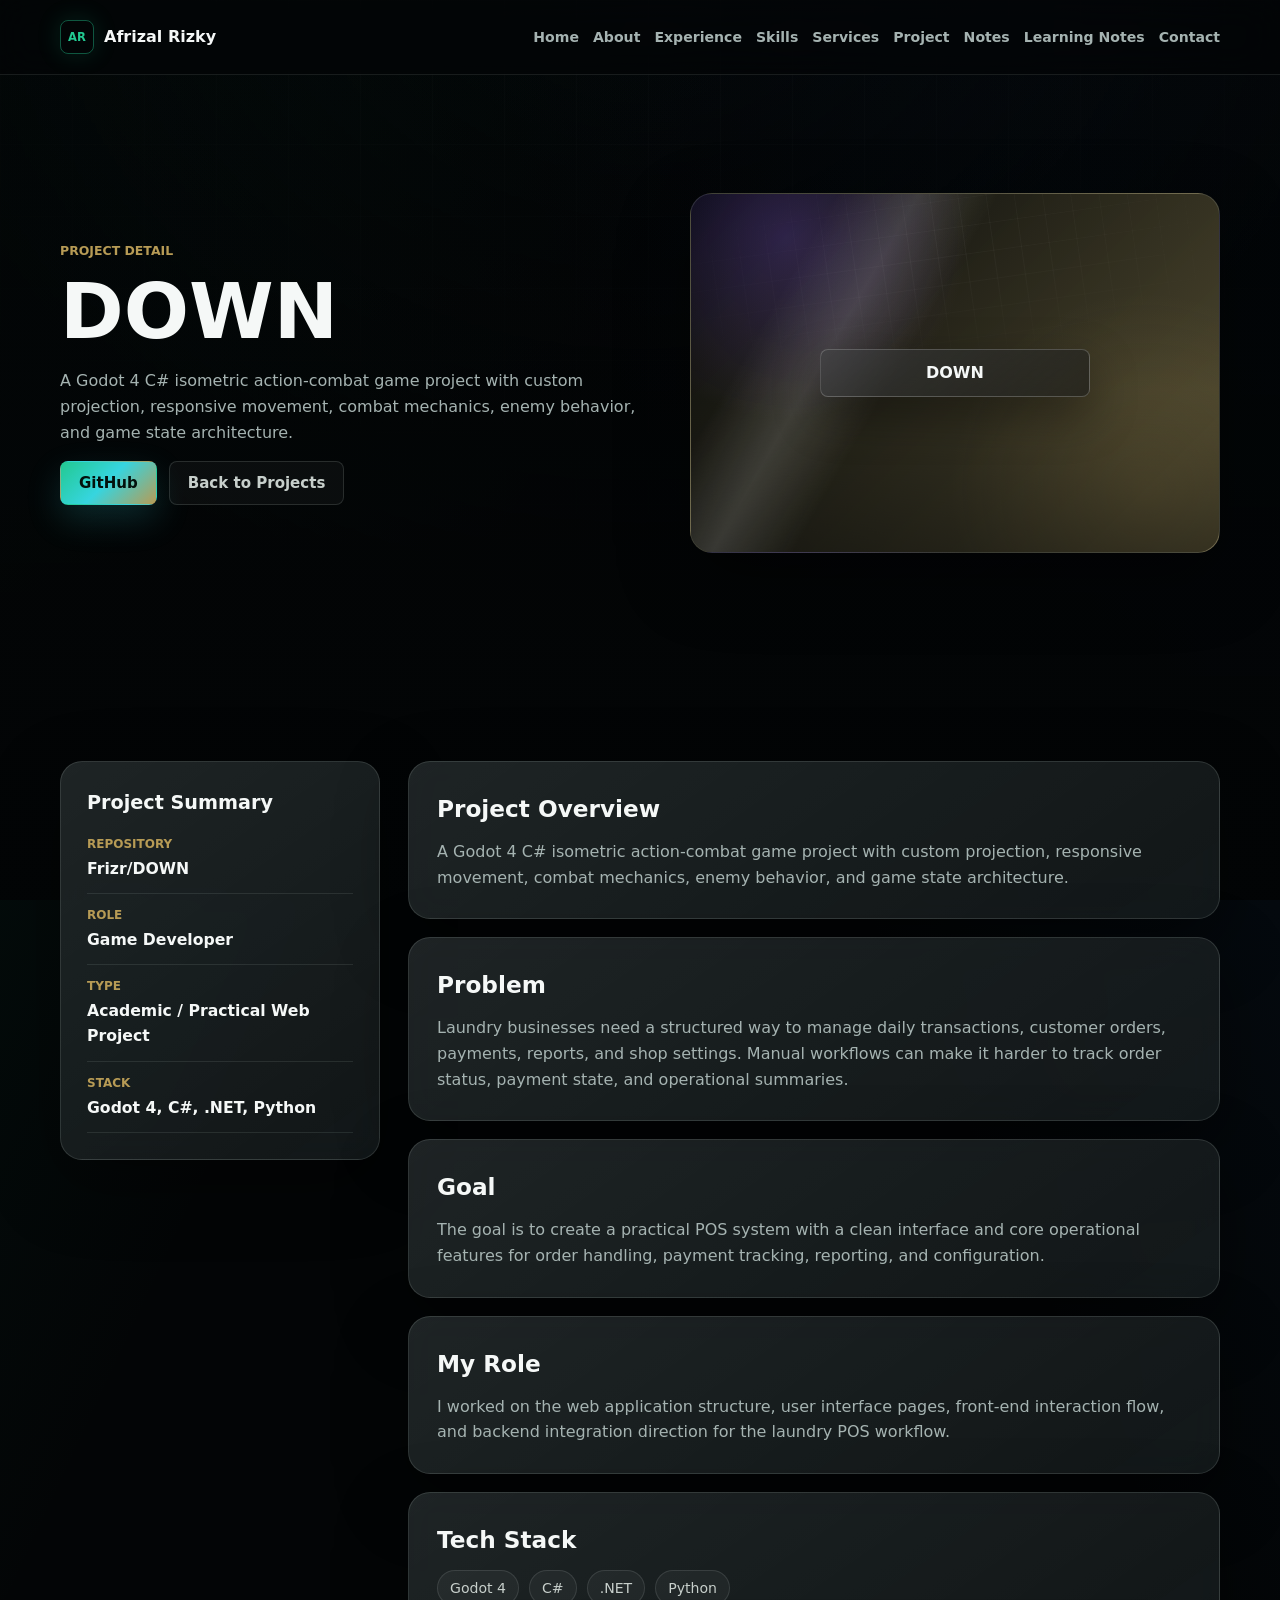
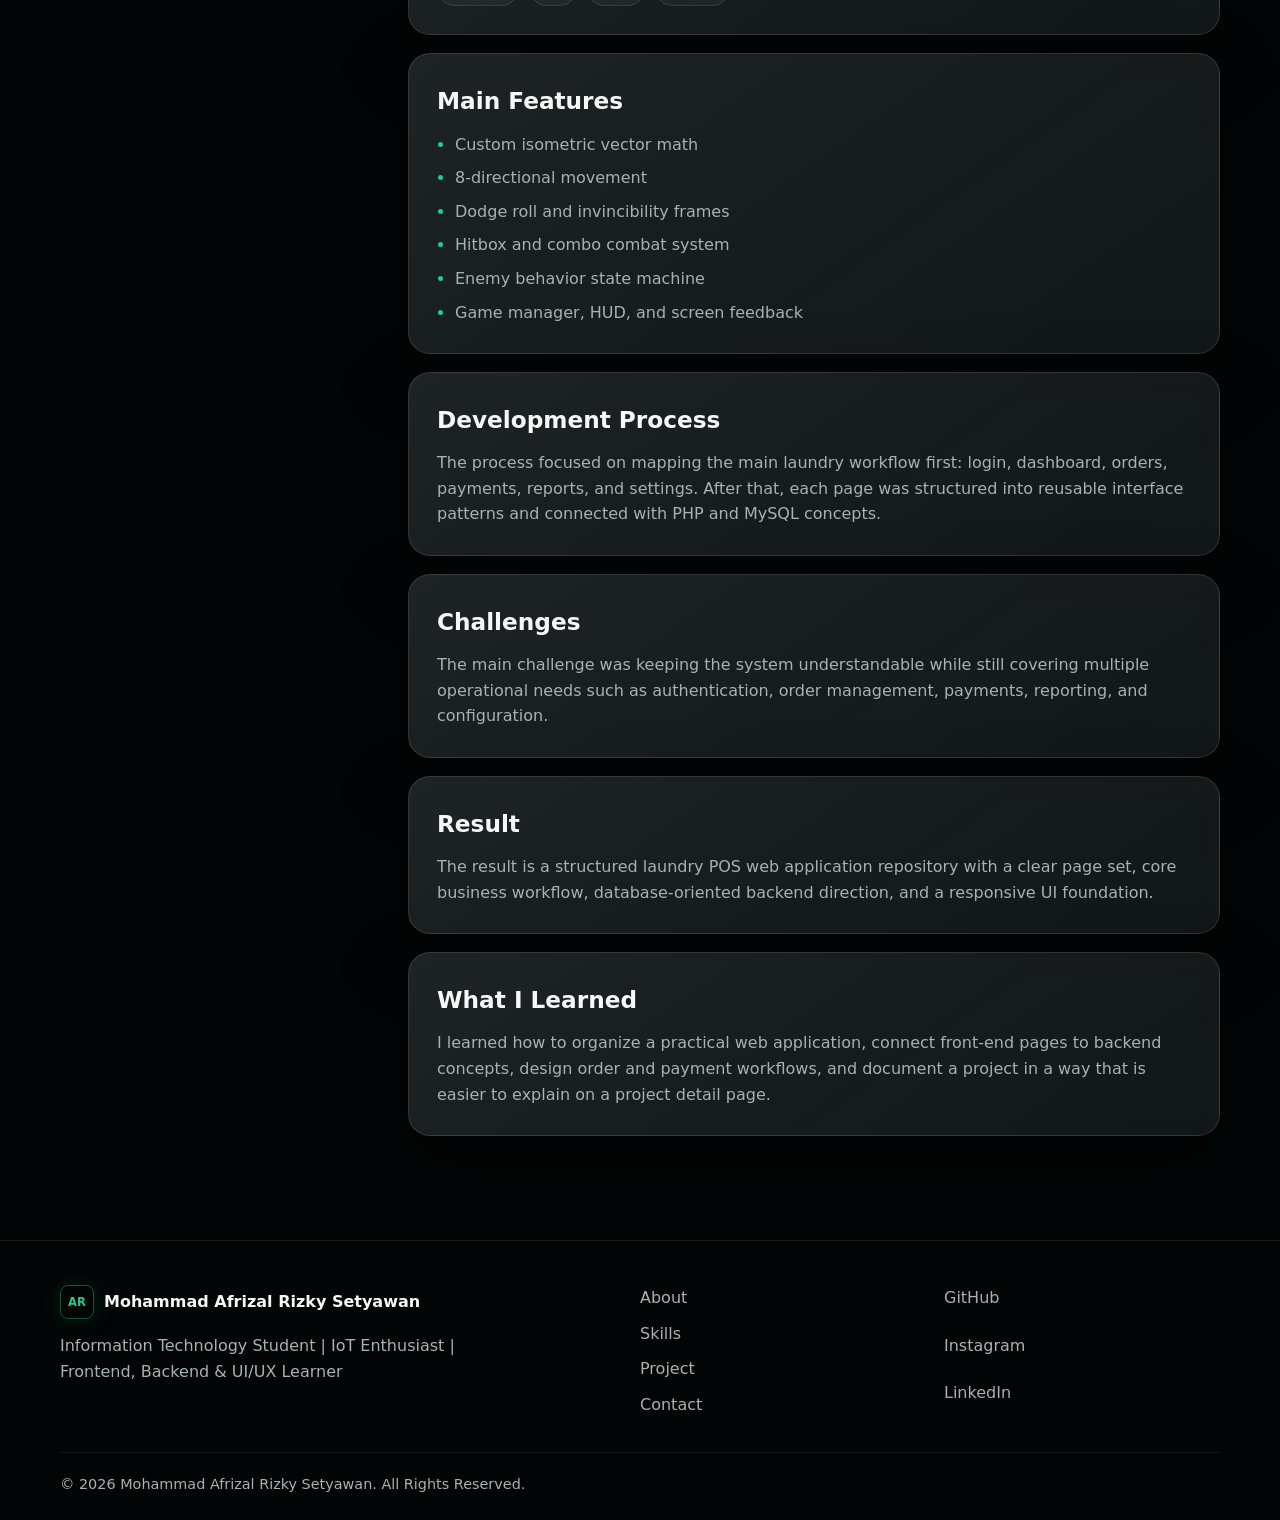
<file: project-detail-down.html>
<!DOCTYPE html>
<html lang="en">
  <head>
    <meta charset="UTF-8" />
    <meta name="viewport" content="width=device-width, initial-scale=1.0" />
    <meta
      name="description"
      content="DOWN project detail page for Mohammad Afrizal Rizky Setyawan project website."
    />
    <title>DOWN Detail | Mohammad Afrizal Rizky Setyawan</title>
    <link rel="stylesheet" href="css/style.css" />
  </head>
  <body>
    <header class="site-header">
      <nav class="navbar container" aria-label="Primary navigation">
        <a class="logo" href="index.html#home">Afrizal Rizky</a>

        <input class="nav-toggle" type="checkbox" id="nav-toggle" aria-label="Open navigation menu" />
        <label class="nav-toggle-button" for="nav-toggle" aria-hidden="true">
          <span></span>
          <span></span>
          <span></span>
        </label>

        <div class="nav-panel">
          <a href="index.html#home">Home</a>
          <a href="index.html#about">About</a>
          <a href="index.html#experience">Experience</a>
          <a href="index.html#skills">Skills</a>
          <a href="index.html#services">Services</a>
          <a href="index.html#project">Project</a>
          <a href="index.html#notes">Notes</a>
          <a href="index.html#learning-notes">Learning Notes</a>
          <a href="index.html#contact">Contact</a>
        </div>
      </nav>
    </header>

    <main>
      <section class="page-hero section-padding detail-hero">
        <div class="container page-hero-grid">
          <div>
            <p class="eyebrow">Project Detail</p>
            <h1>DOWN</h1>
            <p>
              A Godot 4 C# isometric action-combat game project with custom projection, responsive movement, combat mechanics, enemy behavior, and game state architecture.
            </p>
            <div class="hero-actions">
              <a class="btn btn-primary" href="https://github.com/Frizr/DOWN" target="_blank" rel="noreferrer">GitHub</a>
              <a class="btn btn-ghost" href="projects.html">Back to Projects</a>
            </div>
          </div>

          <div class="project-visual detail-visual visual-down">
            <span>DOWN</span>
          </div>
        </div>
      </section>

      <section class="section-padding">
        <div class="container detail-layout">
          <aside class="detail-sidebar glass-panel">
            <h2>Project Summary</h2>
            <div class="summary-list">
              <div><span>Repository</span><strong>Frizr/DOWN</strong></div>
              <div><span>Role</span><strong>Game Developer</strong></div>
              <div><span>Type</span><strong>Academic / Practical Web Project</strong></div>
              <div><span>Stack</span><strong>Godot 4, C#, .NET, Python</strong></div>
            </div>
          </aside>

          <article class="detail-article">
            <section class="detail-section glass-panel">
              <h2>Project Overview</h2>
              <p>
                A Godot 4 C# isometric action-combat game project with custom projection, responsive movement, combat mechanics, enemy behavior, and game state architecture.
              </p>
            </section>

            <section class="detail-section glass-panel">
              <h2>Problem</h2>
              <p>
                Laundry businesses need a structured way to manage daily transactions, customer
                orders, payments, reports, and shop settings. Manual workflows can make it harder
                to track order status, payment state, and operational summaries.
              </p>
            </section>

            <section class="detail-section glass-panel">
              <h2>Goal</h2>
              <p>
                The goal is to create a practical POS system with a clean interface and core
                operational features for order handling, payment tracking, reporting, and
                configuration.
              </p>
            </section>

            <section class="detail-section glass-panel">
              <h2>My Role</h2>
              <p>
                I worked on the web application structure, user interface pages, front-end
                interaction flow, and backend integration direction for the laundry POS workflow.
              </p>
            </section>

            <section class="detail-section glass-panel">
              <h2>Tech Stack</h2>
              <div class="tag-list">
                <span>Godot 4</span>
                <span>C#</span>
                <span>.NET</span>
                <span>Python</span>
              </div>
            </section>

            <section class="detail-section glass-panel">
              <h2>Main Features</h2>
              <ul class="detail-list">
                <li>Custom isometric vector math</li>
                <li>8-directional movement</li>
                <li>Dodge roll and invincibility frames</li>
                <li>Hitbox and combo combat system</li>
                <li>Enemy behavior state machine</li>
                <li>Game manager, HUD, and screen feedback</li>
              </ul>
            </section>

            <section class="detail-section glass-panel">
              <h2>Development Process</h2>
              <p>
                The process focused on mapping the main laundry workflow first: login, dashboard,
                orders, payments, reports, and settings. After that, each page was structured into
                reusable interface patterns and connected with PHP and MySQL concepts.
              </p>
            </section>

            <section class="detail-section glass-panel">
              <h2>Challenges</h2>
              <p>
                The main challenge was keeping the system understandable while still covering
                multiple operational needs such as authentication, order management, payments,
                reporting, and configuration.
              </p>
            </section>

            <section class="detail-section glass-panel">
              <h2>Result</h2>
              <p>
                The result is a structured laundry POS web application repository with a clear page
                set, core business workflow, database-oriented backend direction, and a responsive
                UI foundation.
              </p>
            </section>

            <section class="detail-section glass-panel">
              <h2>What I Learned</h2>
              <p>
                I learned how to organize a practical web application, connect front-end pages to
                backend concepts, design order and payment workflows, and document a project in a
                way that is easier to explain on a project detail page.
              </p>
            </section>
          </article>
        </div>
      </section>
    </main>

    <footer class="site-footer">
      <div class="container footer-grid">
        <div>
          <a class="logo" href="index.html#home">Mohammad Afrizal Rizky Setyawan</a>
          <p>Information Technology Student | IoT Enthusiast | Frontend, Backend & UI/UX Learner</p>
        </div>

        <div class="footer-links">
          <a href="index.html#about">About</a>
          <a href="index.html#skills">Skills</a>
          <a href="index.html#project">Project</a>
          <a href="index.html#contact">Contact</a>
        </div>

        <div class="footer-links">
          <a href="https://github.com/Frizr" target="_blank" rel="noreferrer">GitHub</a>
          <a href="https://www.instagram.com/frizal_risk/" target="_blank" rel="noreferrer">Instagram</a>
          <a href="https://www.linkedin.com/in/mohammad-afrizal-rizky-setyawan-b21048296/" target="_blank" rel="noreferrer">LinkedIn</a>
        </div>
      </div>
      <div class="container footer-bottom">
        <p>&copy; 2026 Mohammad Afrizal Rizky Setyawan. All Rights Reserved.</p>
      </div>
    </footer>
    <script src="assets/js/main.js"></script>
  </body>
</html>
</file>
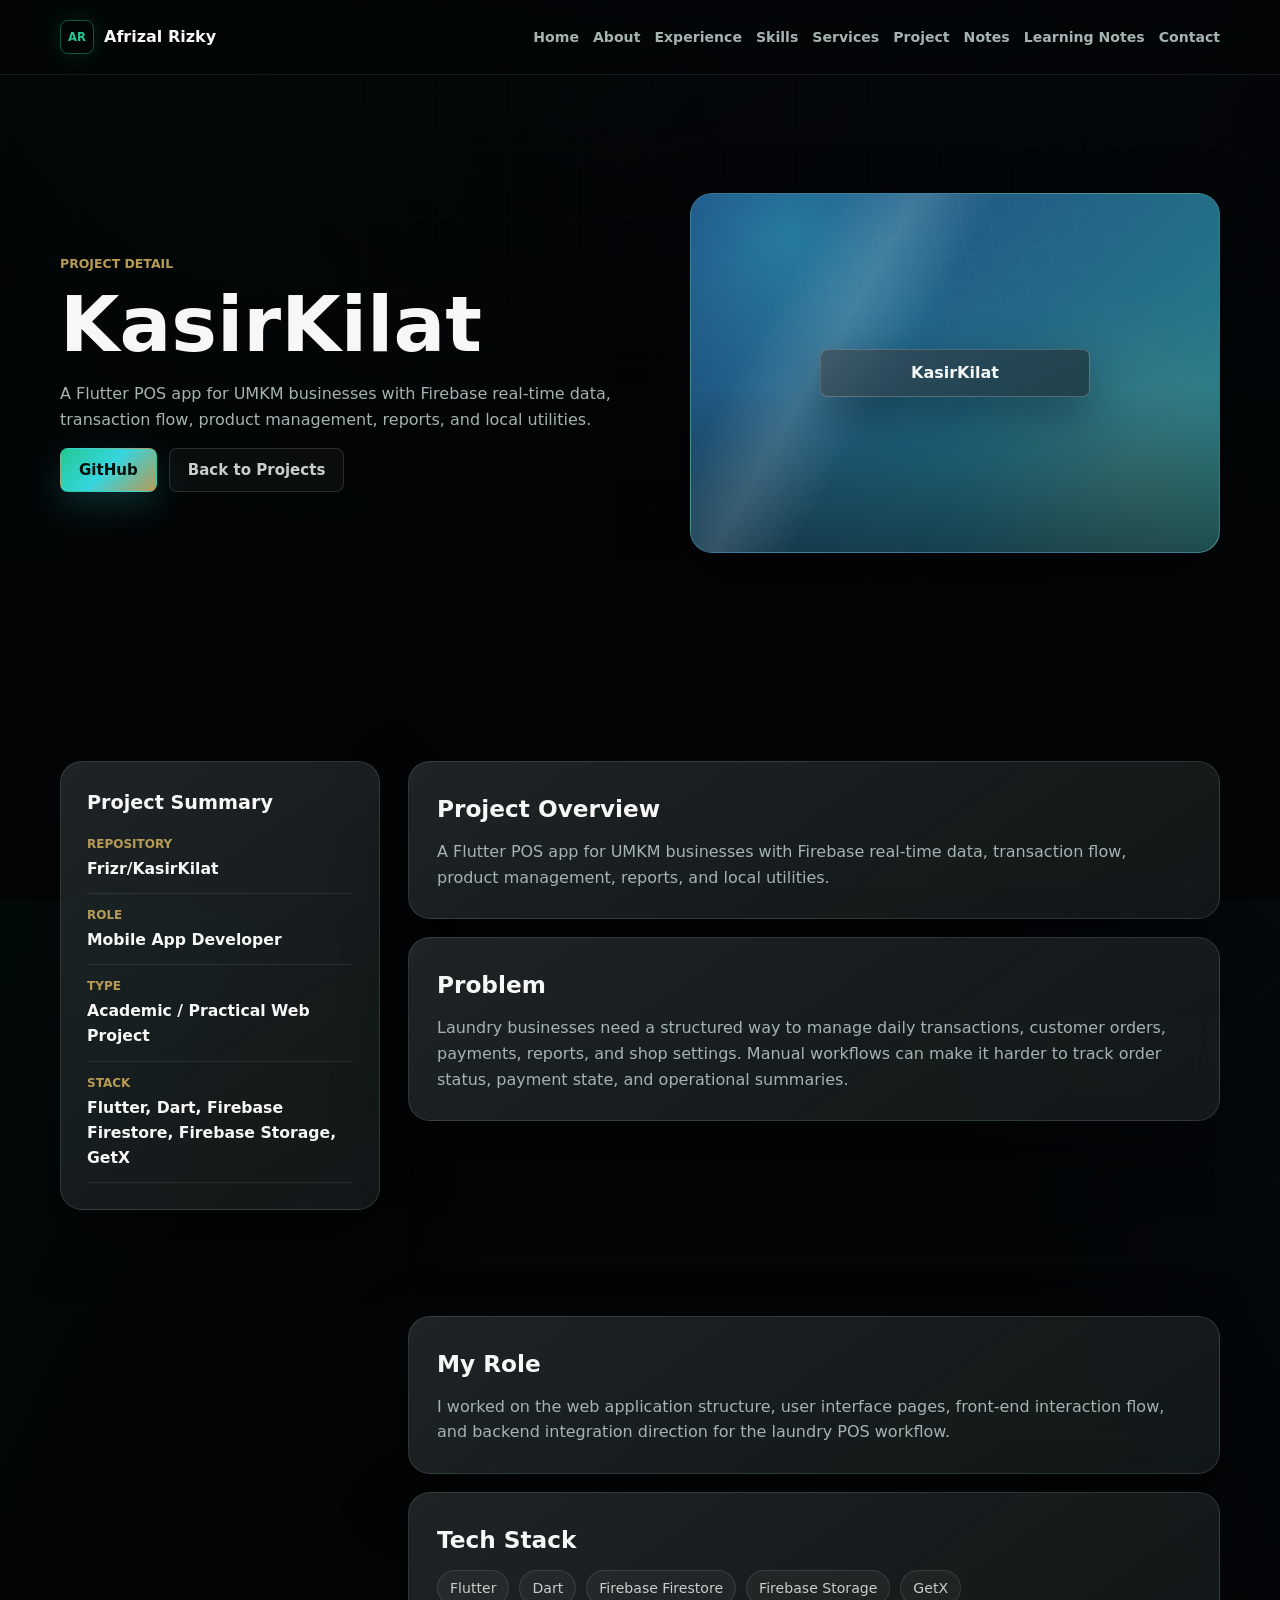
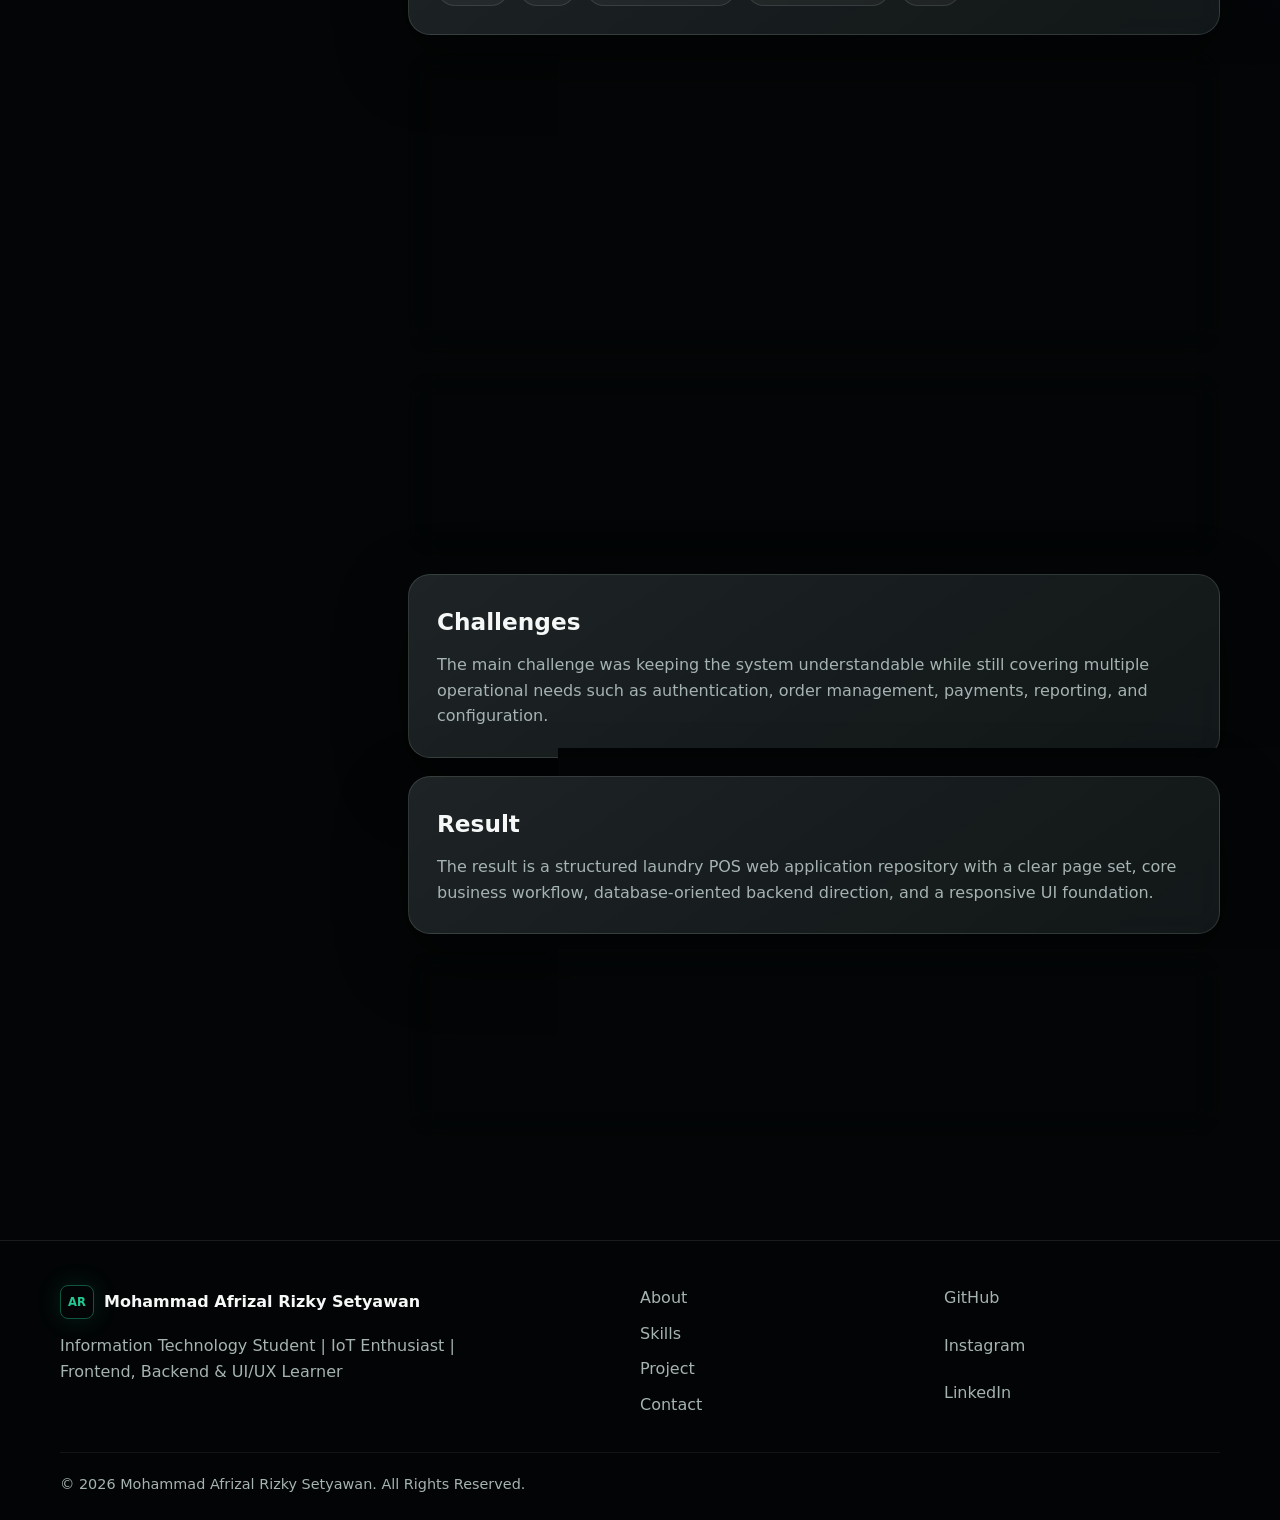
<file: project-detail-kasirkilat.html>
<!DOCTYPE html>
<html lang="en">
  <head>
    <meta charset="UTF-8" />
    <meta name="viewport" content="width=device-width, initial-scale=1.0" />
    <meta
      name="description"
      content="KasirKilat project detail page for Mohammad Afrizal Rizky Setyawan project website."
    />
    <title>KasirKilat Detail | Mohammad Afrizal Rizky Setyawan</title>
    <link rel="stylesheet" href="css/style.css" />
  </head>
  <body>
    <header class="site-header">
      <nav class="navbar container" aria-label="Primary navigation">
        <a class="logo" href="index.html#home">Afrizal Rizky</a>

        <input class="nav-toggle" type="checkbox" id="nav-toggle" aria-label="Open navigation menu" />
        <label class="nav-toggle-button" for="nav-toggle" aria-hidden="true">
          <span></span>
          <span></span>
          <span></span>
        </label>

        <div class="nav-panel">
          <a href="index.html#home">Home</a>
          <a href="index.html#about">About</a>
          <a href="index.html#experience">Experience</a>
          <a href="index.html#skills">Skills</a>
          <a href="index.html#services">Services</a>
          <a href="index.html#project">Project</a>
          <a href="index.html#notes">Notes</a>
          <a href="index.html#learning-notes">Learning Notes</a>
          <a href="index.html#contact">Contact</a>
        </div>
      </nav>
    </header>

    <main>
      <section class="page-hero section-padding detail-hero">
        <div class="container page-hero-grid">
          <div>
            <p class="eyebrow">Project Detail</p>
            <h1>KasirKilat</h1>
            <p>
              A Flutter POS app for UMKM businesses with Firebase real-time data, transaction flow, product management, reports, and local utilities.
            </p>
            <div class="hero-actions">
              <a class="btn btn-primary" href="https://github.com/Frizr/KasirKilat" target="_blank" rel="noreferrer">GitHub</a>
              <a class="btn btn-ghost" href="projects.html">Back to Projects</a>
            </div>
          </div>

          <div class="project-visual detail-visual visual-flutter">
            <span>KasirKilat</span>
          </div>
        </div>
      </section>

      <section class="section-padding">
        <div class="container detail-layout">
          <aside class="detail-sidebar glass-panel">
            <h2>Project Summary</h2>
            <div class="summary-list">
              <div><span>Repository</span><strong>Frizr/KasirKilat</strong></div>
              <div><span>Role</span><strong>Mobile App Developer</strong></div>
              <div><span>Type</span><strong>Academic / Practical Web Project</strong></div>
              <div><span>Stack</span><strong>Flutter, Dart, Firebase Firestore, Firebase Storage, GetX</strong></div>
            </div>
          </aside>

          <article class="detail-article">
            <section class="detail-section glass-panel">
              <h2>Project Overview</h2>
              <p>
                A Flutter POS app for UMKM businesses with Firebase real-time data, transaction flow, product management, reports, and local utilities.
              </p>
            </section>

            <section class="detail-section glass-panel">
              <h2>Problem</h2>
              <p>
                Laundry businesses need a structured way to manage daily transactions, customer
                orders, payments, reports, and shop settings. Manual workflows can make it harder
                to track order status, payment state, and operational summaries.
              </p>
            </section>

            <section class="detail-section glass-panel">
              <h2>Goal</h2>
              <p>
                The goal is to create a practical POS system with a clean interface and core
                operational features for order handling, payment tracking, reporting, and
                configuration.
              </p>
            </section>

            <section class="detail-section glass-panel">
              <h2>My Role</h2>
              <p>
                I worked on the web application structure, user interface pages, front-end
                interaction flow, and backend integration direction for the laundry POS workflow.
              </p>
            </section>

            <section class="detail-section glass-panel">
              <h2>Tech Stack</h2>
              <div class="tag-list">
                <span>Flutter</span>
                <span>Dart</span>
                <span>Firebase Firestore</span>
                <span>Firebase Storage</span>
                <span>GetX</span>
              </div>
            </section>

            <section class="detail-section glass-panel">
              <h2>Main Features</h2>
              <ul class="detail-list">
                <li>Business dashboard</li>
                <li>Real-time transaction recording</li>
                <li>Product CRUD and cloud sync</li>
                <li>Sales charts</li>
                <li>PDF report generation</li>
                <li>Camera and notification integration</li>
              </ul>
            </section>

            <section class="detail-section glass-panel">
              <h2>Development Process</h2>
              <p>
                The process focused on mapping the main laundry workflow first: login, dashboard,
                orders, payments, reports, and settings. After that, each page was structured into
                reusable interface patterns and connected with PHP and MySQL concepts.
              </p>
            </section>

            <section class="detail-section glass-panel">
              <h2>Challenges</h2>
              <p>
                The main challenge was keeping the system understandable while still covering
                multiple operational needs such as authentication, order management, payments,
                reporting, and configuration.
              </p>
            </section>

            <section class="detail-section glass-panel">
              <h2>Result</h2>
              <p>
                The result is a structured laundry POS web application repository with a clear page
                set, core business workflow, database-oriented backend direction, and a responsive
                UI foundation.
              </p>
            </section>

            <section class="detail-section glass-panel">
              <h2>What I Learned</h2>
              <p>
                I learned how to organize a practical web application, connect front-end pages to
                backend concepts, design order and payment workflows, and document a project in a
                way that is easier to explain on a project detail page.
              </p>
            </section>
          </article>
        </div>
      </section>
    </main>

    <footer class="site-footer">
      <div class="container footer-grid">
        <div>
          <a class="logo" href="index.html#home">Mohammad Afrizal Rizky Setyawan</a>
          <p>Information Technology Student | IoT Enthusiast | Frontend, Backend & UI/UX Learner</p>
        </div>

        <div class="footer-links">
          <a href="index.html#about">About</a>
          <a href="index.html#skills">Skills</a>
          <a href="index.html#project">Project</a>
          <a href="index.html#contact">Contact</a>
        </div>

        <div class="footer-links">
          <a href="https://github.com/Frizr" target="_blank" rel="noreferrer">GitHub</a>
          <a href="https://www.instagram.com/frizal_risk/" target="_blank" rel="noreferrer">Instagram</a>
          <a href="https://www.linkedin.com/in/mohammad-afrizal-rizky-setyawan-b21048296/" target="_blank" rel="noreferrer">LinkedIn</a>
        </div>
      </div>
      <div class="container footer-bottom">
        <p>&copy; 2026 Mohammad Afrizal Rizky Setyawan. All Rights Reserved.</p>
      </div>
    </footer>
    <script src="assets/js/main.js"></script>
  </body>
</html>
</file>
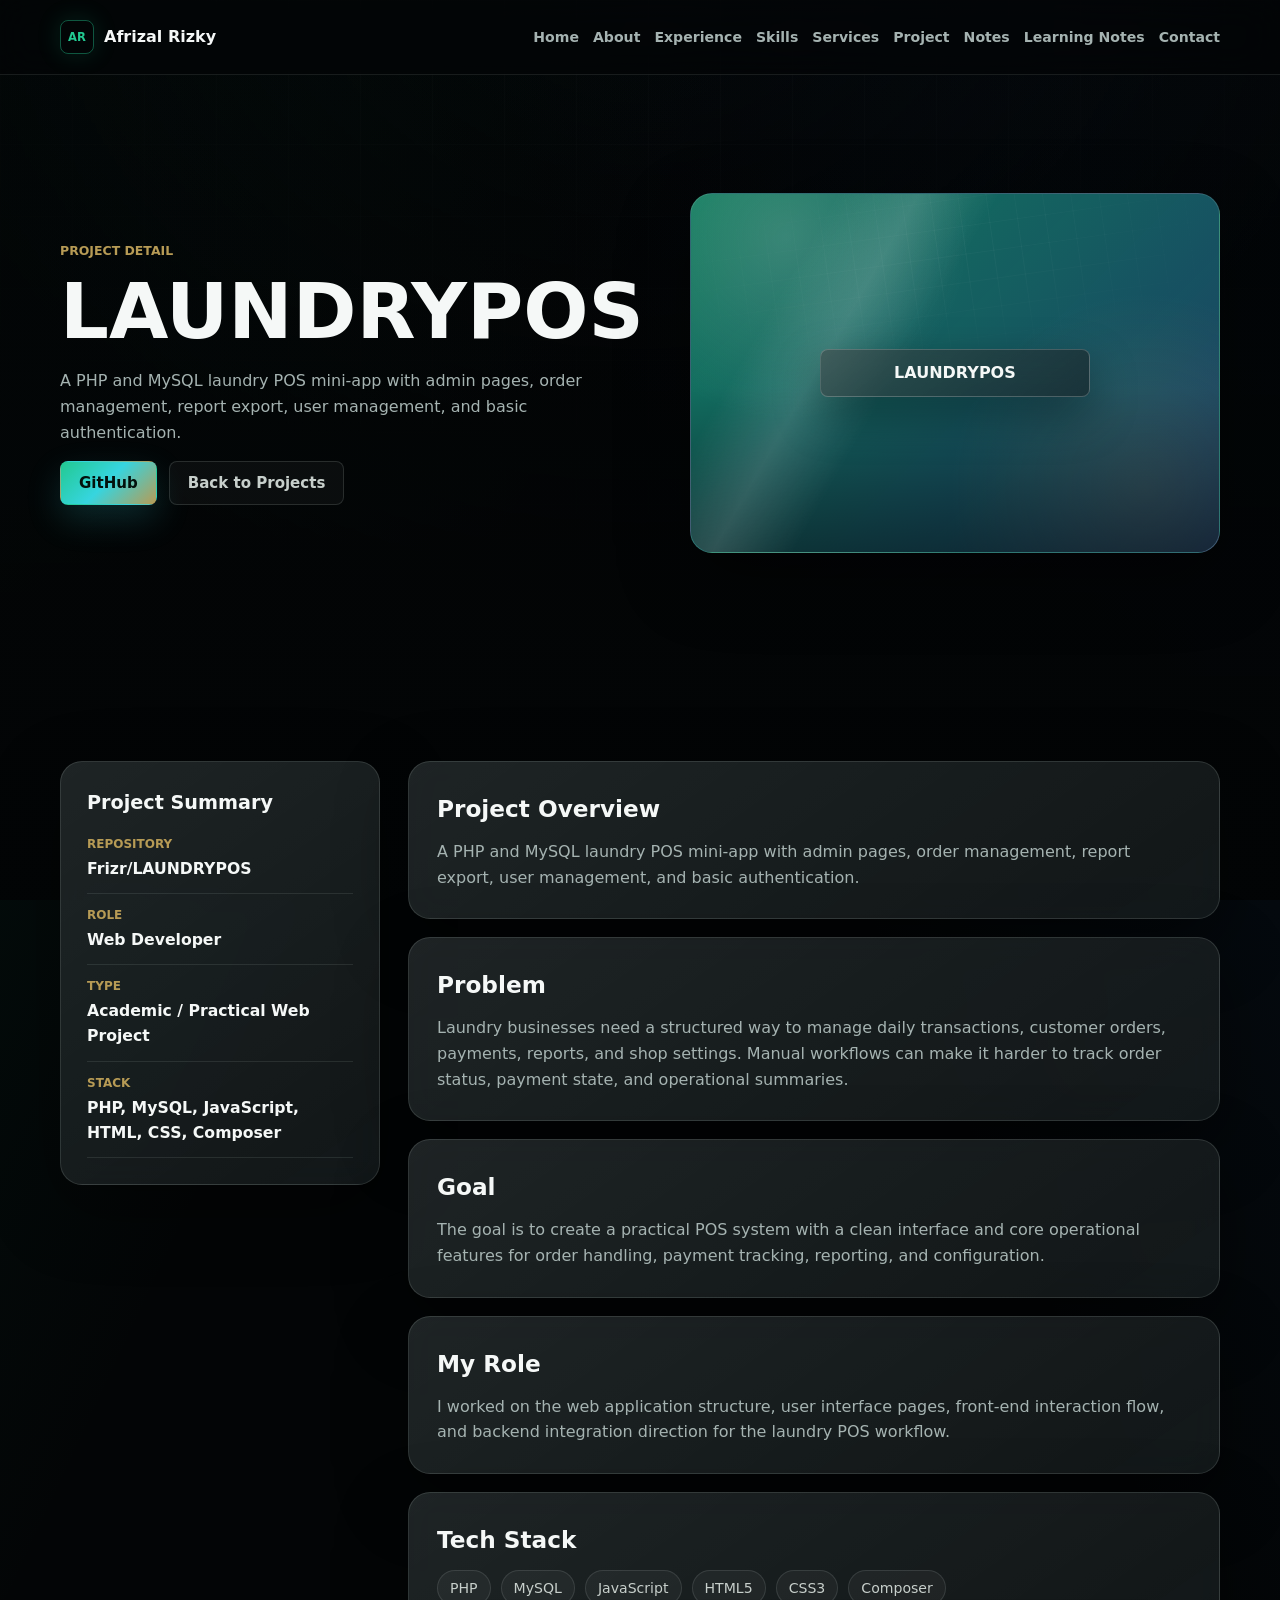
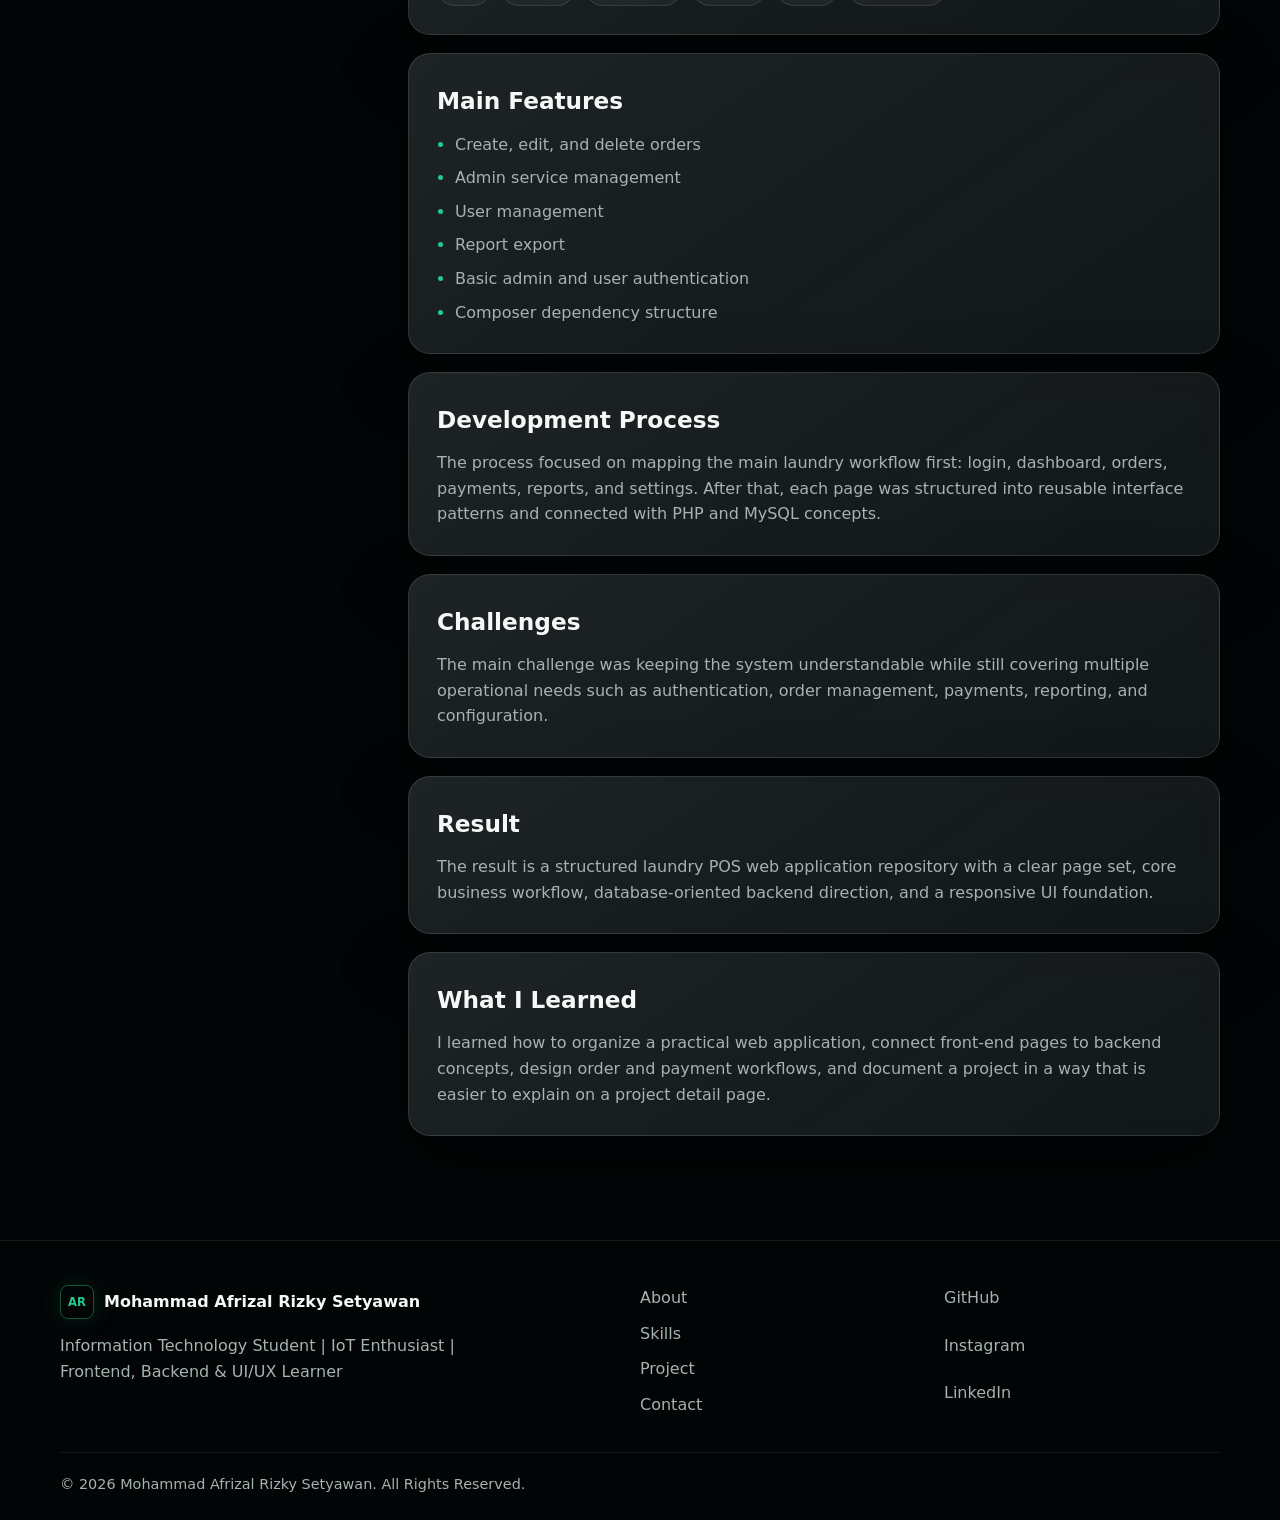
<file: project-detail-laundrypos.html>
<!DOCTYPE html>
<html lang="en">
  <head>
    <meta charset="UTF-8" />
    <meta name="viewport" content="width=device-width, initial-scale=1.0" />
    <meta
      name="description"
      content="LAUNDRYPOS project detail page for Mohammad Afrizal Rizky Setyawan project website."
    />
    <title>LAUNDRYPOS Detail | Mohammad Afrizal Rizky Setyawan</title>
    <link rel="stylesheet" href="css/style.css" />
  </head>
  <body>
    <header class="site-header">
      <nav class="navbar container" aria-label="Primary navigation">
        <a class="logo" href="index.html#home">Afrizal Rizky</a>

        <input class="nav-toggle" type="checkbox" id="nav-toggle" aria-label="Open navigation menu" />
        <label class="nav-toggle-button" for="nav-toggle" aria-hidden="true">
          <span></span>
          <span></span>
          <span></span>
        </label>

        <div class="nav-panel">
          <a href="index.html#home">Home</a>
          <a href="index.html#about">About</a>
          <a href="index.html#experience">Experience</a>
          <a href="index.html#skills">Skills</a>
          <a href="index.html#services">Services</a>
          <a href="index.html#project">Project</a>
          <a href="index.html#notes">Notes</a>
          <a href="index.html#learning-notes">Learning Notes</a>
          <a href="index.html#contact">Contact</a>
        </div>
      </nav>
    </header>

    <main>
      <section class="page-hero section-padding detail-hero">
        <div class="container page-hero-grid">
          <div>
            <p class="eyebrow">Project Detail</p>
            <h1>LAUNDRYPOS</h1>
            <p>
              A PHP and MySQL laundry POS mini-app with admin pages, order management, report export, user management, and basic authentication.
            </p>
            <div class="hero-actions">
              <a class="btn btn-primary" href="https://github.com/Frizr/LAUNDRYPOS" target="_blank" rel="noreferrer">GitHub</a>
              <a class="btn btn-ghost" href="projects.html">Back to Projects</a>
            </div>
          </div>

          <div class="project-visual detail-visual visual-laundry">
            <span>LAUNDRYPOS</span>
          </div>
        </div>
      </section>

      <section class="section-padding">
        <div class="container detail-layout">
          <aside class="detail-sidebar glass-panel">
            <h2>Project Summary</h2>
            <div class="summary-list">
              <div><span>Repository</span><strong>Frizr/LAUNDRYPOS</strong></div>
              <div><span>Role</span><strong>Web Developer</strong></div>
              <div><span>Type</span><strong>Academic / Practical Web Project</strong></div>
              <div><span>Stack</span><strong>PHP, MySQL, JavaScript, HTML, CSS, Composer</strong></div>
            </div>
          </aside>

          <article class="detail-article">
            <section class="detail-section glass-panel">
              <h2>Project Overview</h2>
              <p>
                A PHP and MySQL laundry POS mini-app with admin pages, order management, report export, user management, and basic authentication.
              </p>
            </section>

            <section class="detail-section glass-panel">
              <h2>Problem</h2>
              <p>
                Laundry businesses need a structured way to manage daily transactions, customer
                orders, payments, reports, and shop settings. Manual workflows can make it harder
                to track order status, payment state, and operational summaries.
              </p>
            </section>

            <section class="detail-section glass-panel">
              <h2>Goal</h2>
              <p>
                The goal is to create a practical POS system with a clean interface and core
                operational features for order handling, payment tracking, reporting, and
                configuration.
              </p>
            </section>

            <section class="detail-section glass-panel">
              <h2>My Role</h2>
              <p>
                I worked on the web application structure, user interface pages, front-end
                interaction flow, and backend integration direction for the laundry POS workflow.
              </p>
            </section>

            <section class="detail-section glass-panel">
              <h2>Tech Stack</h2>
              <div class="tag-list">
                <span>PHP</span>
                <span>MySQL</span>
                <span>JavaScript</span>
                <span>HTML5</span>
                <span>CSS3</span>
                <span>Composer</span>
              </div>
            </section>

            <section class="detail-section glass-panel">
              <h2>Main Features</h2>
              <ul class="detail-list">
                <li>Create, edit, and delete orders</li>
                <li>Admin service management</li>
                <li>User management</li>
                <li>Report export</li>
                <li>Basic admin and user authentication</li>
                <li>Composer dependency structure</li>
              </ul>
            </section>

            <section class="detail-section glass-panel">
              <h2>Development Process</h2>
              <p>
                The process focused on mapping the main laundry workflow first: login, dashboard,
                orders, payments, reports, and settings. After that, each page was structured into
                reusable interface patterns and connected with PHP and MySQL concepts.
              </p>
            </section>

            <section class="detail-section glass-panel">
              <h2>Challenges</h2>
              <p>
                The main challenge was keeping the system understandable while still covering
                multiple operational needs such as authentication, order management, payments,
                reporting, and configuration.
              </p>
            </section>

            <section class="detail-section glass-panel">
              <h2>Result</h2>
              <p>
                The result is a structured laundry POS web application repository with a clear page
                set, core business workflow, database-oriented backend direction, and a responsive
                UI foundation.
              </p>
            </section>

            <section class="detail-section glass-panel">
              <h2>What I Learned</h2>
              <p>
                I learned how to organize a practical web application, connect front-end pages to
                backend concepts, design order and payment workflows, and document a project in a
                way that is easier to explain on a project detail page.
              </p>
            </section>
          </article>
        </div>
      </section>
    </main>

    <footer class="site-footer">
      <div class="container footer-grid">
        <div>
          <a class="logo" href="index.html#home">Mohammad Afrizal Rizky Setyawan</a>
          <p>Information Technology Student | IoT Enthusiast | Frontend, Backend & UI/UX Learner</p>
        </div>

        <div class="footer-links">
          <a href="index.html#about">About</a>
          <a href="index.html#skills">Skills</a>
          <a href="index.html#project">Project</a>
          <a href="index.html#contact">Contact</a>
        </div>

        <div class="footer-links">
          <a href="https://github.com/Frizr" target="_blank" rel="noreferrer">GitHub</a>
          <a href="https://www.instagram.com/frizal_risk/" target="_blank" rel="noreferrer">Instagram</a>
          <a href="https://www.linkedin.com/in/mohammad-afrizal-rizky-setyawan-b21048296/" target="_blank" rel="noreferrer">LinkedIn</a>
        </div>
      </div>
      <div class="container footer-bottom">
        <p>&copy; 2026 Mohammad Afrizal Rizky Setyawan. All Rights Reserved.</p>
      </div>
    </footer>
    <script src="assets/js/main.js"></script>
  </body>
</html>
</file>
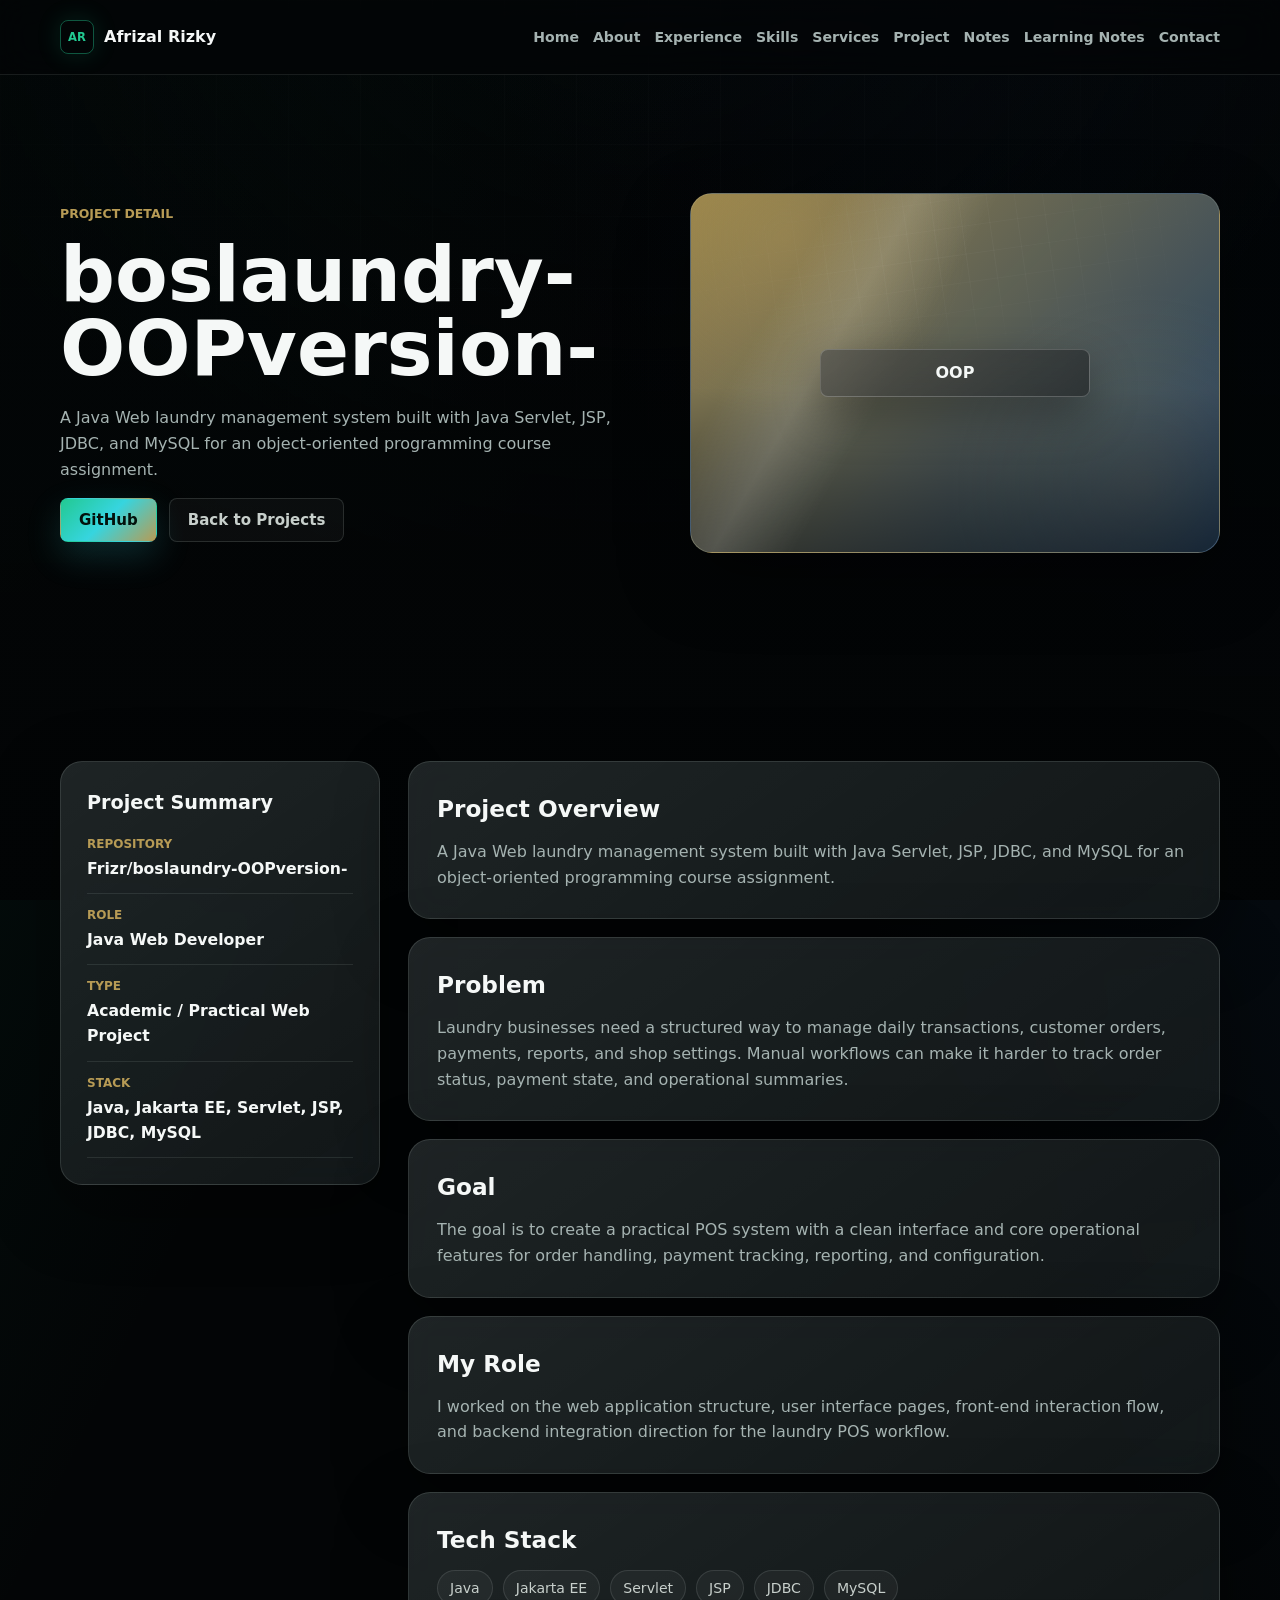
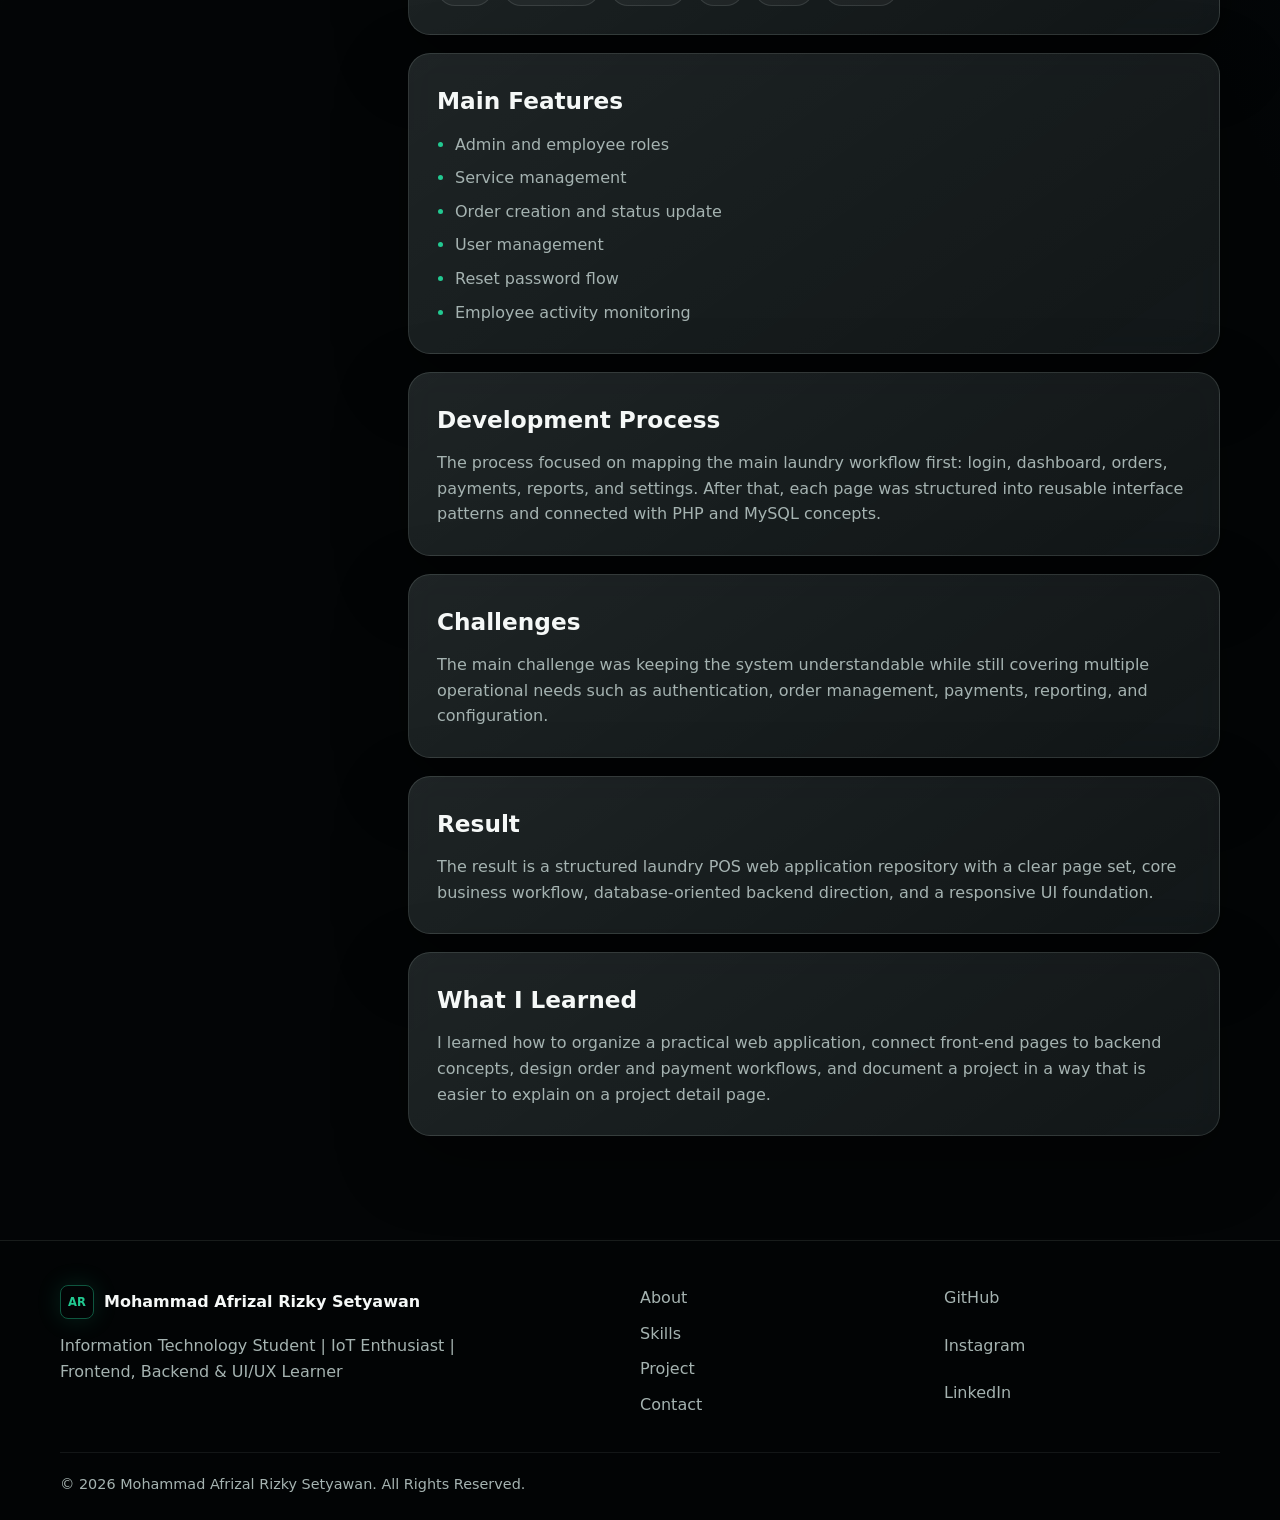
<file: project-detail-oop-laundry.html>
<!DOCTYPE html>
<html lang="en">
  <head>
    <meta charset="UTF-8" />
    <meta name="viewport" content="width=device-width, initial-scale=1.0" />
    <meta
      name="description"
      content="boslaundry-OOPversion- project detail page for Mohammad Afrizal Rizky Setyawan project website."
    />
    <title>boslaundry-OOPversion- Detail | Mohammad Afrizal Rizky Setyawan</title>
    <link rel="stylesheet" href="css/style.css" />
  </head>
  <body>
    <header class="site-header">
      <nav class="navbar container" aria-label="Primary navigation">
        <a class="logo" href="index.html#home">Afrizal Rizky</a>

        <input class="nav-toggle" type="checkbox" id="nav-toggle" aria-label="Open navigation menu" />
        <label class="nav-toggle-button" for="nav-toggle" aria-hidden="true">
          <span></span>
          <span></span>
          <span></span>
        </label>

        <div class="nav-panel">
          <a href="index.html#home">Home</a>
          <a href="index.html#about">About</a>
          <a href="index.html#experience">Experience</a>
          <a href="index.html#skills">Skills</a>
          <a href="index.html#services">Services</a>
          <a href="index.html#project">Project</a>
          <a href="index.html#notes">Notes</a>
          <a href="index.html#learning-notes">Learning Notes</a>
          <a href="index.html#contact">Contact</a>
        </div>
      </nav>
    </header>

    <main>
      <section class="page-hero section-padding detail-hero">
        <div class="container page-hero-grid">
          <div>
            <p class="eyebrow">Project Detail</p>
            <h1>boslaundry-OOPversion-</h1>
            <p>
              A Java Web laundry management system built with Java Servlet, JSP, JDBC, and MySQL for an object-oriented programming course assignment.
            </p>
            <div class="hero-actions">
              <a class="btn btn-primary" href="https://github.com/Frizr/boslaundry-OOPversion-" target="_blank" rel="noreferrer">GitHub</a>
              <a class="btn btn-ghost" href="projects.html">Back to Projects</a>
            </div>
          </div>

          <div class="project-visual detail-visual visual-java">
            <span>OOP</span>
          </div>
        </div>
      </section>

      <section class="section-padding">
        <div class="container detail-layout">
          <aside class="detail-sidebar glass-panel">
            <h2>Project Summary</h2>
            <div class="summary-list">
              <div><span>Repository</span><strong>Frizr/boslaundry-OOPversion-</strong></div>
              <div><span>Role</span><strong>Java Web Developer</strong></div>
              <div><span>Type</span><strong>Academic / Practical Web Project</strong></div>
              <div><span>Stack</span><strong>Java, Jakarta EE, Servlet, JSP, JDBC, MySQL</strong></div>
            </div>
          </aside>

          <article class="detail-article">
            <section class="detail-section glass-panel">
              <h2>Project Overview</h2>
              <p>
                A Java Web laundry management system built with Java Servlet, JSP, JDBC, and MySQL for an object-oriented programming course assignment.
              </p>
            </section>

            <section class="detail-section glass-panel">
              <h2>Problem</h2>
              <p>
                Laundry businesses need a structured way to manage daily transactions, customer
                orders, payments, reports, and shop settings. Manual workflows can make it harder
                to track order status, payment state, and operational summaries.
              </p>
            </section>

            <section class="detail-section glass-panel">
              <h2>Goal</h2>
              <p>
                The goal is to create a practical POS system with a clean interface and core
                operational features for order handling, payment tracking, reporting, and
                configuration.
              </p>
            </section>

            <section class="detail-section glass-panel">
              <h2>My Role</h2>
              <p>
                I worked on the web application structure, user interface pages, front-end
                interaction flow, and backend integration direction for the laundry POS workflow.
              </p>
            </section>

            <section class="detail-section glass-panel">
              <h2>Tech Stack</h2>
              <div class="tag-list">
                <span>Java</span>
                <span>Jakarta EE</span>
                <span>Servlet</span>
                <span>JSP</span>
                <span>JDBC</span>
                <span>MySQL</span>
              </div>
            </section>

            <section class="detail-section glass-panel">
              <h2>Main Features</h2>
              <ul class="detail-list">
                <li>Admin and employee roles</li>
                <li>Service management</li>
                <li>Order creation and status update</li>
                <li>User management</li>
                <li>Reset password flow</li>
                <li>Employee activity monitoring</li>
              </ul>
            </section>

            <section class="detail-section glass-panel">
              <h2>Development Process</h2>
              <p>
                The process focused on mapping the main laundry workflow first: login, dashboard,
                orders, payments, reports, and settings. After that, each page was structured into
                reusable interface patterns and connected with PHP and MySQL concepts.
              </p>
            </section>

            <section class="detail-section glass-panel">
              <h2>Challenges</h2>
              <p>
                The main challenge was keeping the system understandable while still covering
                multiple operational needs such as authentication, order management, payments,
                reporting, and configuration.
              </p>
            </section>

            <section class="detail-section glass-panel">
              <h2>Result</h2>
              <p>
                The result is a structured laundry POS web application repository with a clear page
                set, core business workflow, database-oriented backend direction, and a responsive
                UI foundation.
              </p>
            </section>

            <section class="detail-section glass-panel">
              <h2>What I Learned</h2>
              <p>
                I learned how to organize a practical web application, connect front-end pages to
                backend concepts, design order and payment workflows, and document a project in a
                way that is easier to explain on a project detail page.
              </p>
            </section>
          </article>
        </div>
      </section>
    </main>

    <footer class="site-footer">
      <div class="container footer-grid">
        <div>
          <a class="logo" href="index.html#home">Mohammad Afrizal Rizky Setyawan</a>
          <p>Information Technology Student | IoT Enthusiast | Frontend, Backend & UI/UX Learner</p>
        </div>

        <div class="footer-links">
          <a href="index.html#about">About</a>
          <a href="index.html#skills">Skills</a>
          <a href="index.html#project">Project</a>
          <a href="index.html#contact">Contact</a>
        </div>

        <div class="footer-links">
          <a href="https://github.com/Frizr" target="_blank" rel="noreferrer">GitHub</a>
          <a href="https://www.instagram.com/frizal_risk/" target="_blank" rel="noreferrer">Instagram</a>
          <a href="https://www.linkedin.com/in/mohammad-afrizal-rizky-setyawan-b21048296/" target="_blank" rel="noreferrer">LinkedIn</a>
        </div>
      </div>
      <div class="container footer-bottom">
        <p>&copy; 2026 Mohammad Afrizal Rizky Setyawan. All Rights Reserved.</p>
      </div>
    </footer>
    <script src="assets/js/main.js"></script>
  </body>
</html>
</file>
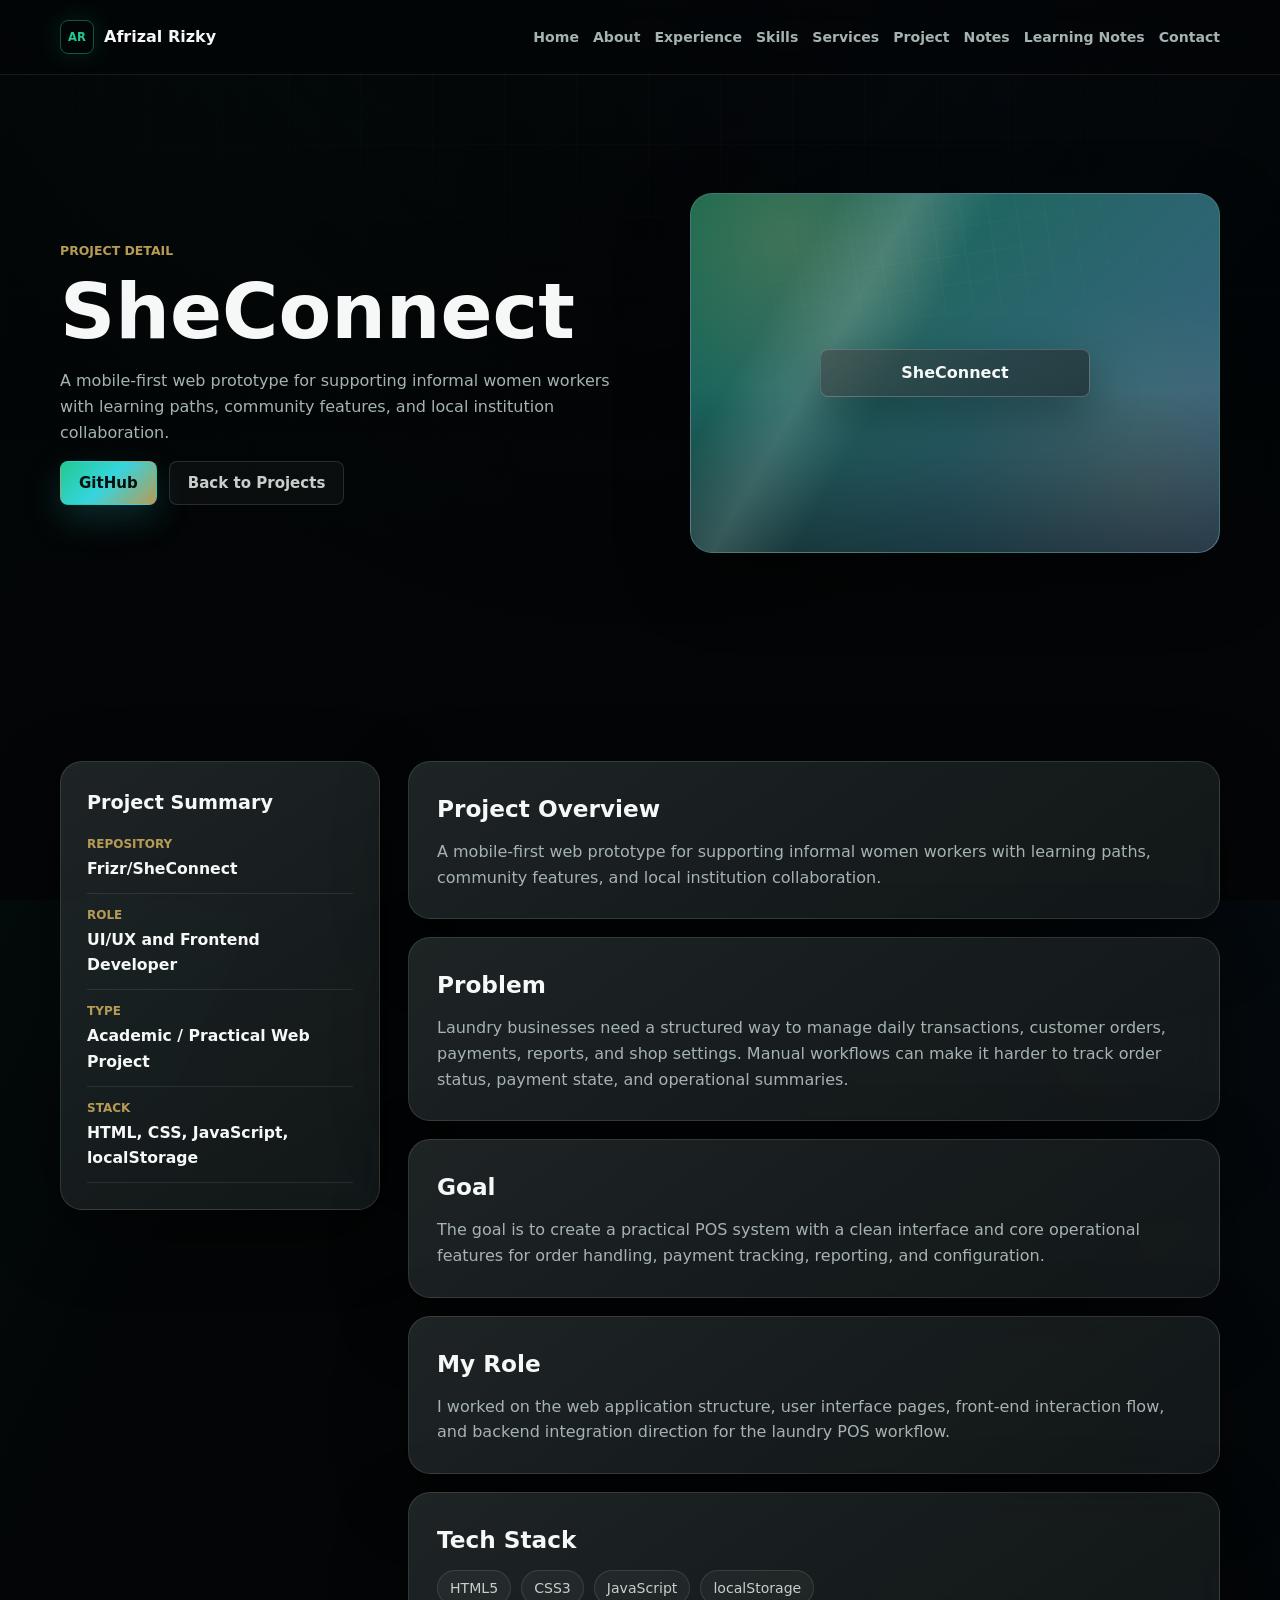
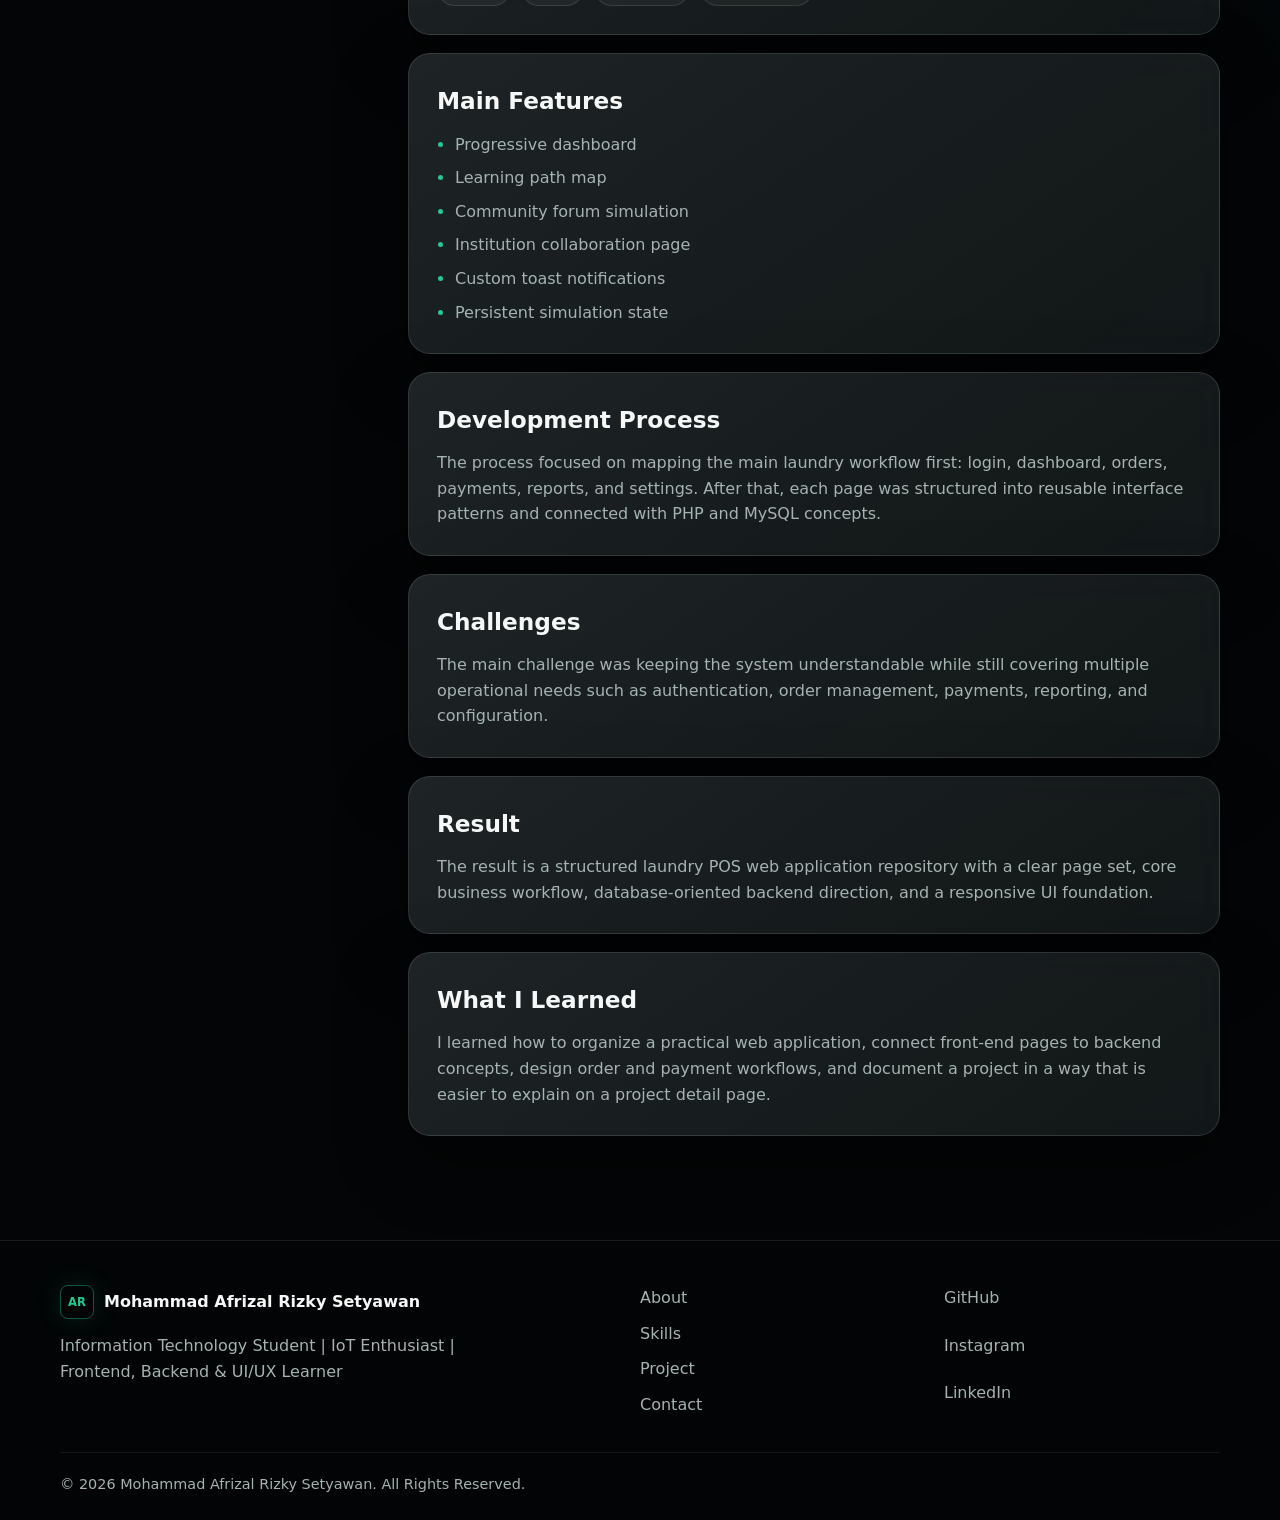
<file: project-detail-sheconnect.html>
<!DOCTYPE html>
<html lang="en">
  <head>
    <meta charset="UTF-8" />
    <meta name="viewport" content="width=device-width, initial-scale=1.0" />
    <meta
      name="description"
      content="SheConnect project detail page for Mohammad Afrizal Rizky Setyawan project website."
    />
    <title>SheConnect Detail | Mohammad Afrizal Rizky Setyawan</title>
    <link rel="stylesheet" href="css/style.css" />
  </head>
  <body>
    <header class="site-header">
      <nav class="navbar container" aria-label="Primary navigation">
        <a class="logo" href="index.html#home">Afrizal Rizky</a>

        <input class="nav-toggle" type="checkbox" id="nav-toggle" aria-label="Open navigation menu" />
        <label class="nav-toggle-button" for="nav-toggle" aria-hidden="true">
          <span></span>
          <span></span>
          <span></span>
        </label>

        <div class="nav-panel">
          <a href="index.html#home">Home</a>
          <a href="index.html#about">About</a>
          <a href="index.html#experience">Experience</a>
          <a href="index.html#skills">Skills</a>
          <a href="index.html#services">Services</a>
          <a href="index.html#project">Project</a>
          <a href="index.html#notes">Notes</a>
          <a href="index.html#learning-notes">Learning Notes</a>
          <a href="index.html#contact">Contact</a>
        </div>
      </nav>
    </header>

    <main>
      <section class="page-hero section-padding detail-hero">
        <div class="container page-hero-grid">
          <div>
            <p class="eyebrow">Project Detail</p>
            <h1>SheConnect</h1>
            <p>
              A mobile-first web prototype for supporting informal women workers with learning paths, community features, and local institution collaboration.
            </p>
            <div class="hero-actions">
              <a class="btn btn-primary" href="https://github.com/Frizr/SheConnect" target="_blank" rel="noreferrer">GitHub</a>
              <a class="btn btn-ghost" href="projects.html">Back to Projects</a>
            </div>
          </div>

          <div class="project-visual detail-visual visual-she">
            <span>SheConnect</span>
          </div>
        </div>
      </section>

      <section class="section-padding">
        <div class="container detail-layout">
          <aside class="detail-sidebar glass-panel">
            <h2>Project Summary</h2>
            <div class="summary-list">
              <div><span>Repository</span><strong>Frizr/SheConnect</strong></div>
              <div><span>Role</span><strong>UI/UX and Frontend Developer</strong></div>
              <div><span>Type</span><strong>Academic / Practical Web Project</strong></div>
              <div><span>Stack</span><strong>HTML, CSS, JavaScript, localStorage</strong></div>
            </div>
          </aside>

          <article class="detail-article">
            <section class="detail-section glass-panel">
              <h2>Project Overview</h2>
              <p>
                A mobile-first web prototype for supporting informal women workers with learning paths, community features, and local institution collaboration.
              </p>
            </section>

            <section class="detail-section glass-panel">
              <h2>Problem</h2>
              <p>
                Laundry businesses need a structured way to manage daily transactions, customer
                orders, payments, reports, and shop settings. Manual workflows can make it harder
                to track order status, payment state, and operational summaries.
              </p>
            </section>

            <section class="detail-section glass-panel">
              <h2>Goal</h2>
              <p>
                The goal is to create a practical POS system with a clean interface and core
                operational features for order handling, payment tracking, reporting, and
                configuration.
              </p>
            </section>

            <section class="detail-section glass-panel">
              <h2>My Role</h2>
              <p>
                I worked on the web application structure, user interface pages, front-end
                interaction flow, and backend integration direction for the laundry POS workflow.
              </p>
            </section>

            <section class="detail-section glass-panel">
              <h2>Tech Stack</h2>
              <div class="tag-list">
                <span>HTML5</span>
                <span>CSS3</span>
                <span>JavaScript</span>
                <span>localStorage</span>
              </div>
            </section>

            <section class="detail-section glass-panel">
              <h2>Main Features</h2>
              <ul class="detail-list">
                <li>Progressive dashboard</li>
                <li>Learning path map</li>
                <li>Community forum simulation</li>
                <li>Institution collaboration page</li>
                <li>Custom toast notifications</li>
                <li>Persistent simulation state</li>
              </ul>
            </section>

            <section class="detail-section glass-panel">
              <h2>Development Process</h2>
              <p>
                The process focused on mapping the main laundry workflow first: login, dashboard,
                orders, payments, reports, and settings. After that, each page was structured into
                reusable interface patterns and connected with PHP and MySQL concepts.
              </p>
            </section>

            <section class="detail-section glass-panel">
              <h2>Challenges</h2>
              <p>
                The main challenge was keeping the system understandable while still covering
                multiple operational needs such as authentication, order management, payments,
                reporting, and configuration.
              </p>
            </section>

            <section class="detail-section glass-panel">
              <h2>Result</h2>
              <p>
                The result is a structured laundry POS web application repository with a clear page
                set, core business workflow, database-oriented backend direction, and a responsive
                UI foundation.
              </p>
            </section>

            <section class="detail-section glass-panel">
              <h2>What I Learned</h2>
              <p>
                I learned how to organize a practical web application, connect front-end pages to
                backend concepts, design order and payment workflows, and document a project in a
                way that is easier to explain on a project detail page.
              </p>
            </section>
          </article>
        </div>
      </section>
    </main>

    <footer class="site-footer">
      <div class="container footer-grid">
        <div>
          <a class="logo" href="index.html#home">Mohammad Afrizal Rizky Setyawan</a>
          <p>Information Technology Student | IoT Enthusiast | Frontend, Backend & UI/UX Learner</p>
        </div>

        <div class="footer-links">
          <a href="index.html#about">About</a>
          <a href="index.html#skills">Skills</a>
          <a href="index.html#project">Project</a>
          <a href="index.html#contact">Contact</a>
        </div>

        <div class="footer-links">
          <a href="https://github.com/Frizr" target="_blank" rel="noreferrer">GitHub</a>
          <a href="https://www.instagram.com/frizal_risk/" target="_blank" rel="noreferrer">Instagram</a>
          <a href="https://www.linkedin.com/in/mohammad-afrizal-rizky-setyawan-b21048296/" target="_blank" rel="noreferrer">LinkedIn</a>
        </div>
      </div>
      <div class="container footer-bottom">
        <p>&copy; 2026 Mohammad Afrizal Rizky Setyawan. All Rights Reserved.</p>
      </div>
    </footer>
    <script src="assets/js/main.js"></script>
  </body>
</html>
</file>
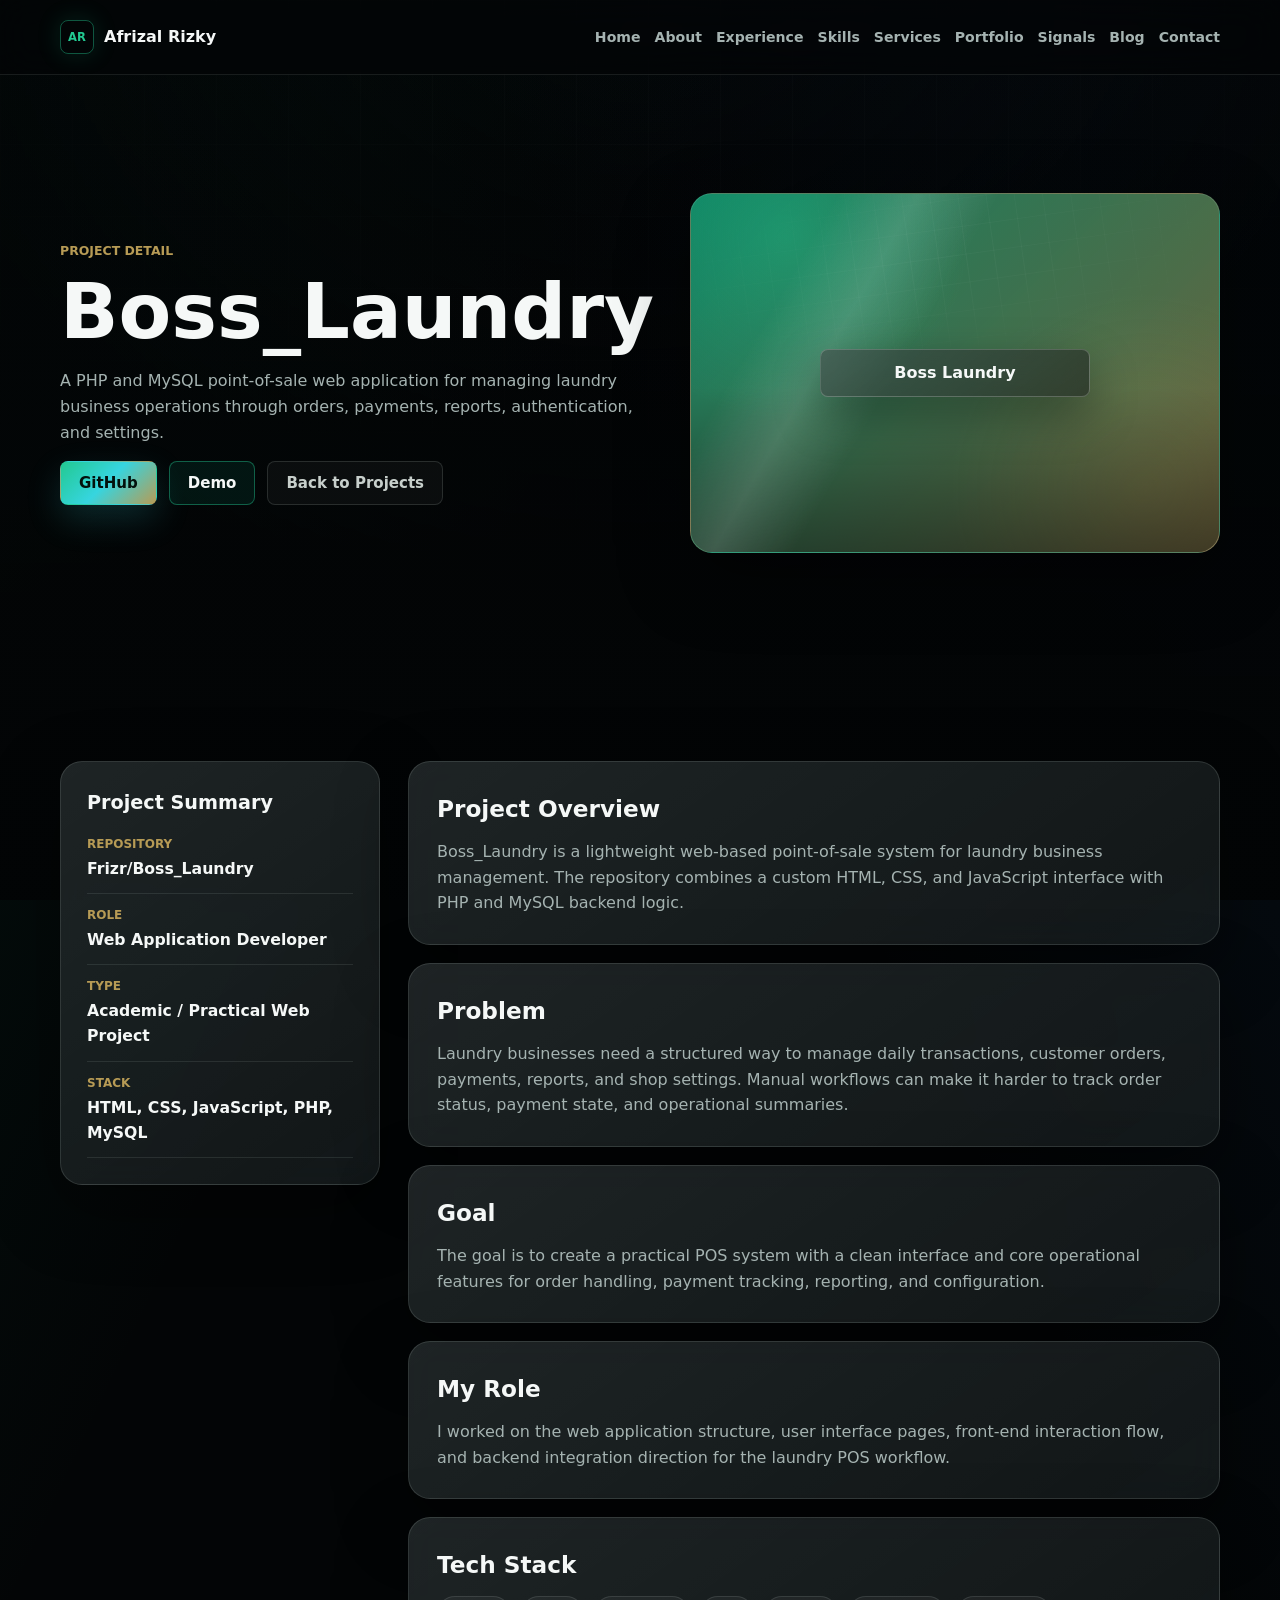
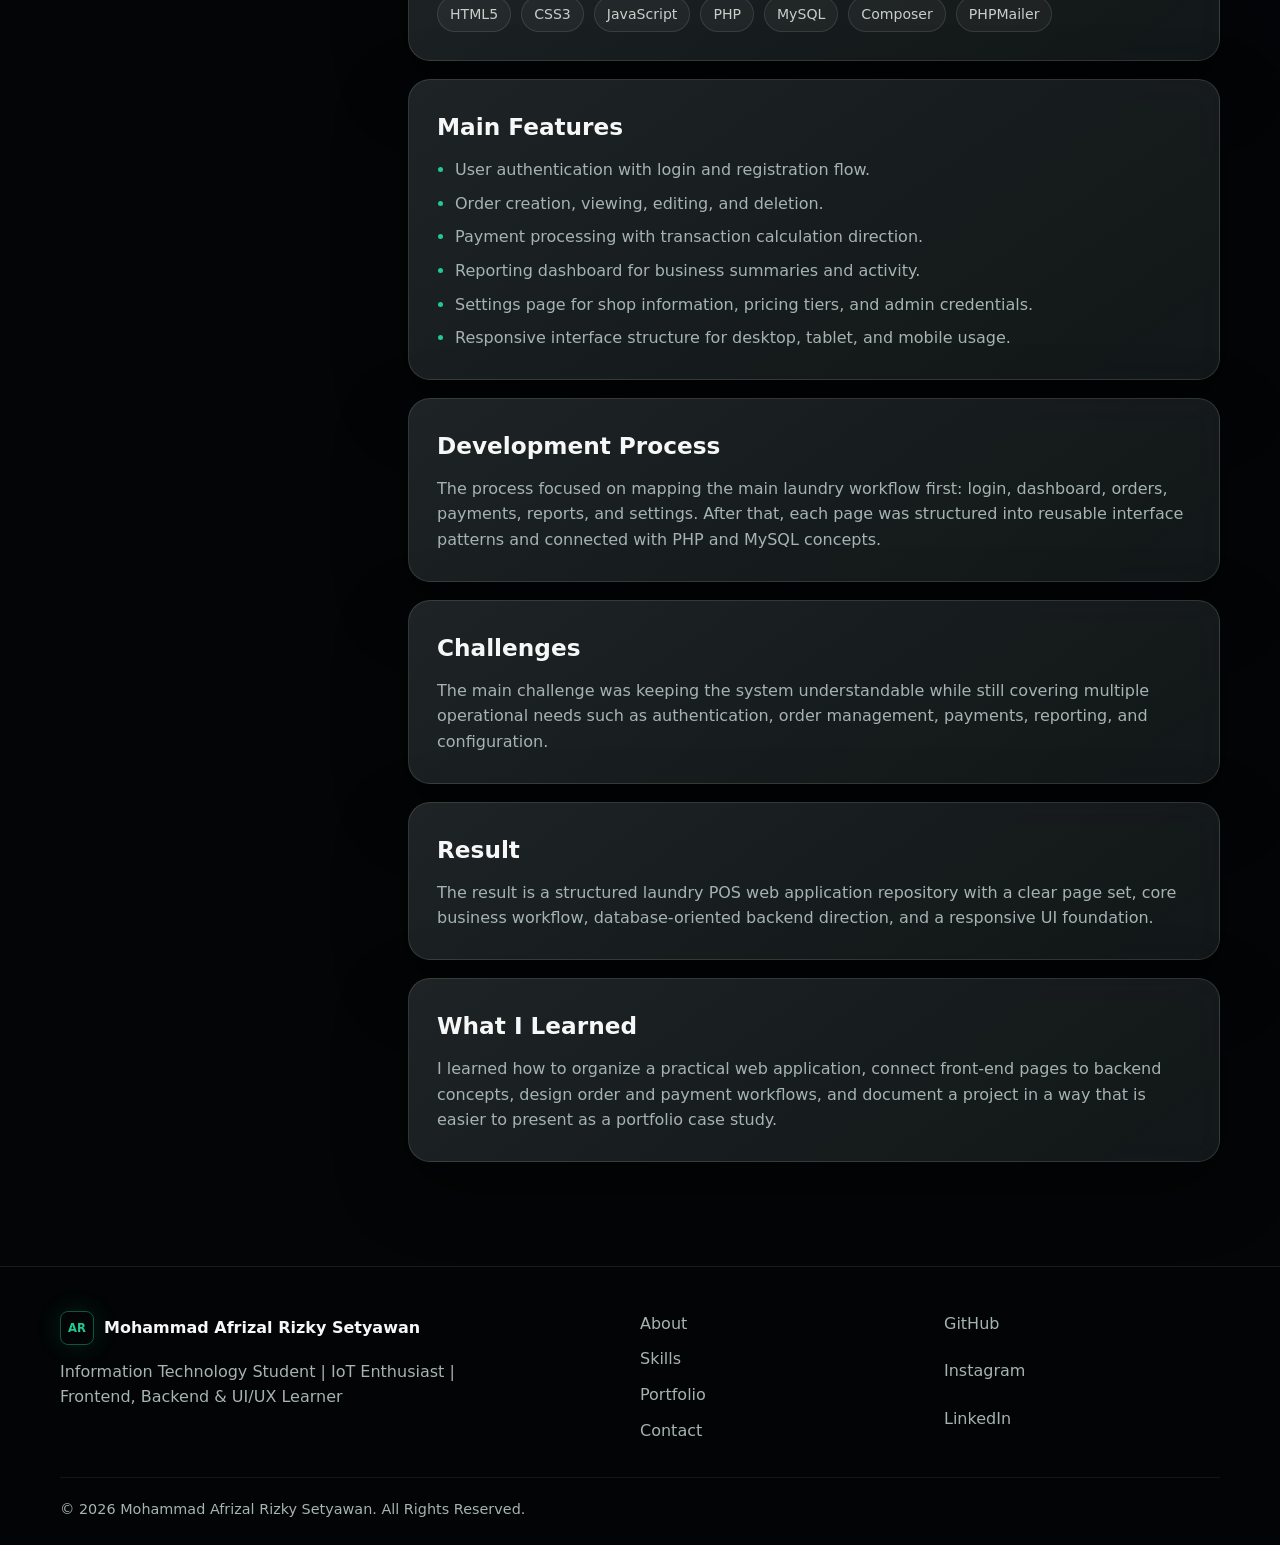
<file: project-detail.html>
<!DOCTYPE html>
<html lang="en">
  <head>
    <meta charset="UTF-8" />
    <meta name="viewport" content="width=device-width, initial-scale=1.0" />
    <meta
      name="description"
      content="Boss_Laundry project detail page for Mohammad Afrizal Rizky Setyawan portfolio website."
    />
    <title>Boss_Laundry Detail | Mohammad Afrizal Rizky Setyawan</title>
    <link rel="stylesheet" href="css/style.css" />
  </head>
  <body>
    <header class="site-header">
      <nav class="navbar container" aria-label="Primary navigation">
        <a class="logo" href="index.html#home">Afrizal Rizky</a>

        <input class="nav-toggle" type="checkbox" id="nav-toggle" aria-label="Open navigation menu" />
        <label class="nav-toggle-button" for="nav-toggle" aria-hidden="true">
          <span></span>
          <span></span>
          <span></span>
        </label>

        <div class="nav-panel">
          <a href="index.html#home">Home</a>
          <a href="index.html#about">About</a>
          <a href="index.html#experience">Experience</a>
          <a href="index.html#skills">Skills</a>
          <a href="index.html#services">Services</a>
          <a href="index.html#portfolio">Portfolio</a>
          <a href="index.html#testimonials">Signals</a>
          <a href="index.html#blog">Blog</a>
          <a href="index.html#contact">Contact</a>
        </div>
      </nav>
    </header>

    <main>
      <section class="page-hero section-padding detail-hero">
        <div class="container page-hero-grid">
          <div>
            <p class="eyebrow">Project Detail</p>
            <h1>Boss_Laundry</h1>
            <p>
              A PHP and MySQL point-of-sale web application for managing laundry business
              operations through orders, payments, reports, authentication, and settings.
            </p>
            <div class="hero-actions">
              <a class="btn btn-primary" href="https://github.com/Frizr/Boss_Laundry" target="_blank" rel="noreferrer">GitHub</a>
              <a class="btn btn-secondary" href="#">Demo</a>
              <a class="btn btn-ghost" href="projects.html">Back to Projects</a>
            </div>
          </div>

          <div class="project-visual detail-visual visual-pos">
            <span>Boss Laundry</span>
          </div>
        </div>
      </section>

      <section class="section-padding">
        <div class="container detail-layout">
          <aside class="detail-sidebar glass-panel">
            <h2>Project Summary</h2>
            <div class="summary-list">
              <div><span>Repository</span><strong>Frizr/Boss_Laundry</strong></div>
              <div><span>Role</span><strong>Web Application Developer</strong></div>
              <div><span>Type</span><strong>Academic / Practical Web Project</strong></div>
              <div><span>Stack</span><strong>HTML, CSS, JavaScript, PHP, MySQL</strong></div>
            </div>
          </aside>

          <article class="detail-article">
            <section class="detail-section glass-panel">
              <h2>Project Overview</h2>
              <p>
                Boss_Laundry is a lightweight web-based point-of-sale system for laundry business
                management. The repository combines a custom HTML, CSS, and JavaScript interface
                with PHP and MySQL backend logic.
              </p>
            </section>

            <section class="detail-section glass-panel">
              <h2>Problem</h2>
              <p>
                Laundry businesses need a structured way to manage daily transactions, customer
                orders, payments, reports, and shop settings. Manual workflows can make it harder
                to track order status, payment state, and operational summaries.
              </p>
            </section>

            <section class="detail-section glass-panel">
              <h2>Goal</h2>
              <p>
                The goal is to create a practical POS system with a clean interface and core
                operational features for order handling, payment tracking, reporting, and
                configuration.
              </p>
            </section>

            <section class="detail-section glass-panel">
              <h2>My Role</h2>
              <p>
                I worked on the web application structure, user interface pages, front-end
                interaction flow, and backend integration direction for the laundry POS workflow.
              </p>
            </section>

            <section class="detail-section glass-panel">
              <h2>Tech Stack</h2>
              <div class="tag-list">
                <span>HTML5</span>
                <span>CSS3</span>
                <span>JavaScript</span>
                <span>PHP</span>
                <span>MySQL</span>
                <span>Composer</span>
                <span>PHPMailer</span>
              </div>
            </section>

            <section class="detail-section glass-panel">
              <h2>Main Features</h2>
              <ul class="detail-list">
                <li>User authentication with login and registration flow.</li>
                <li>Order creation, viewing, editing, and deletion.</li>
                <li>Payment processing with transaction calculation direction.</li>
                <li>Reporting dashboard for business summaries and activity.</li>
                <li>Settings page for shop information, pricing tiers, and admin credentials.</li>
                <li>Responsive interface structure for desktop, tablet, and mobile usage.</li>
              </ul>
            </section>

            <section class="detail-section glass-panel">
              <h2>Development Process</h2>
              <p>
                The process focused on mapping the main laundry workflow first: login, dashboard,
                orders, payments, reports, and settings. After that, each page was structured into
                reusable interface patterns and connected with PHP and MySQL concepts.
              </p>
            </section>

            <section class="detail-section glass-panel">
              <h2>Challenges</h2>
              <p>
                The main challenge was keeping the system understandable while still covering
                multiple operational needs such as authentication, order management, payments,
                reporting, and configuration.
              </p>
            </section>

            <section class="detail-section glass-panel">
              <h2>Result</h2>
              <p>
                The result is a structured laundry POS web application repository with a clear page
                set, core business workflow, database-oriented backend direction, and a responsive
                UI foundation.
              </p>
            </section>

            <section class="detail-section glass-panel">
              <h2>What I Learned</h2>
              <p>
                I learned how to organize a practical web application, connect front-end pages to
                backend concepts, design order and payment workflows, and document a project in a
                way that is easier to present as a portfolio case study.
              </p>
            </section>
          </article>
        </div>
      </section>
    </main>

    <footer class="site-footer">
      <div class="container footer-grid">
        <div>
          <a class="logo" href="index.html#home">Mohammad Afrizal Rizky Setyawan</a>
          <p>Information Technology Student | IoT Enthusiast | Frontend, Backend & UI/UX Learner</p>
        </div>

        <div class="footer-links">
          <a href="index.html#about">About</a>
          <a href="index.html#skills">Skills</a>
          <a href="index.html#portfolio">Portfolio</a>
          <a href="index.html#contact">Contact</a>
        </div>

        <div class="footer-links">
          <a href="https://github.com/Frizr" target="_blank" rel="noreferrer">GitHub</a>
          <a href="https://www.instagram.com/frizal_risk/" target="_blank" rel="noreferrer">Instagram</a>
          <a href="#">LinkedIn</a>
        </div>
      </div>
      <div class="container footer-bottom">
        <p>&copy; 2026 Mohammad Afrizal Rizky Setyawan. All Rights Reserved.</p>
      </div>
    </footer>
    <script src="assets/js/main.js"></script>
  </body>
</html>
</file>
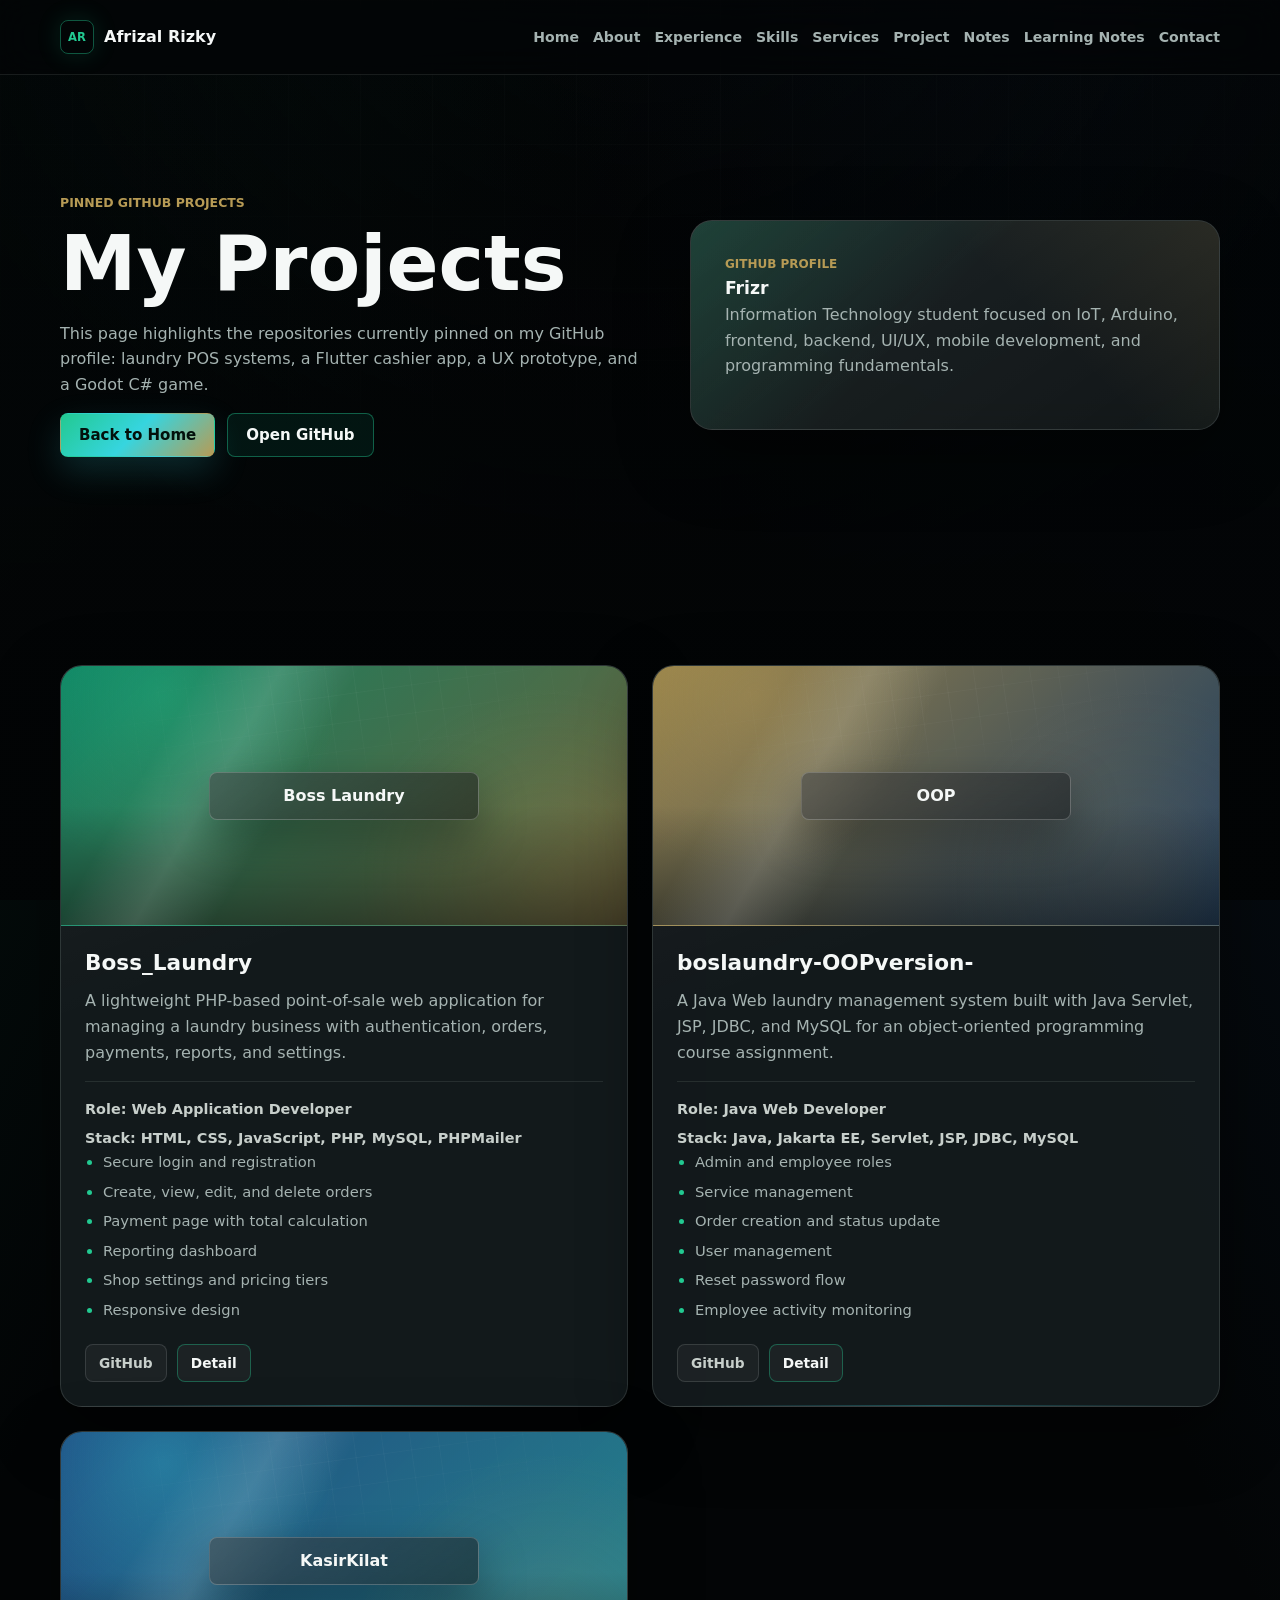
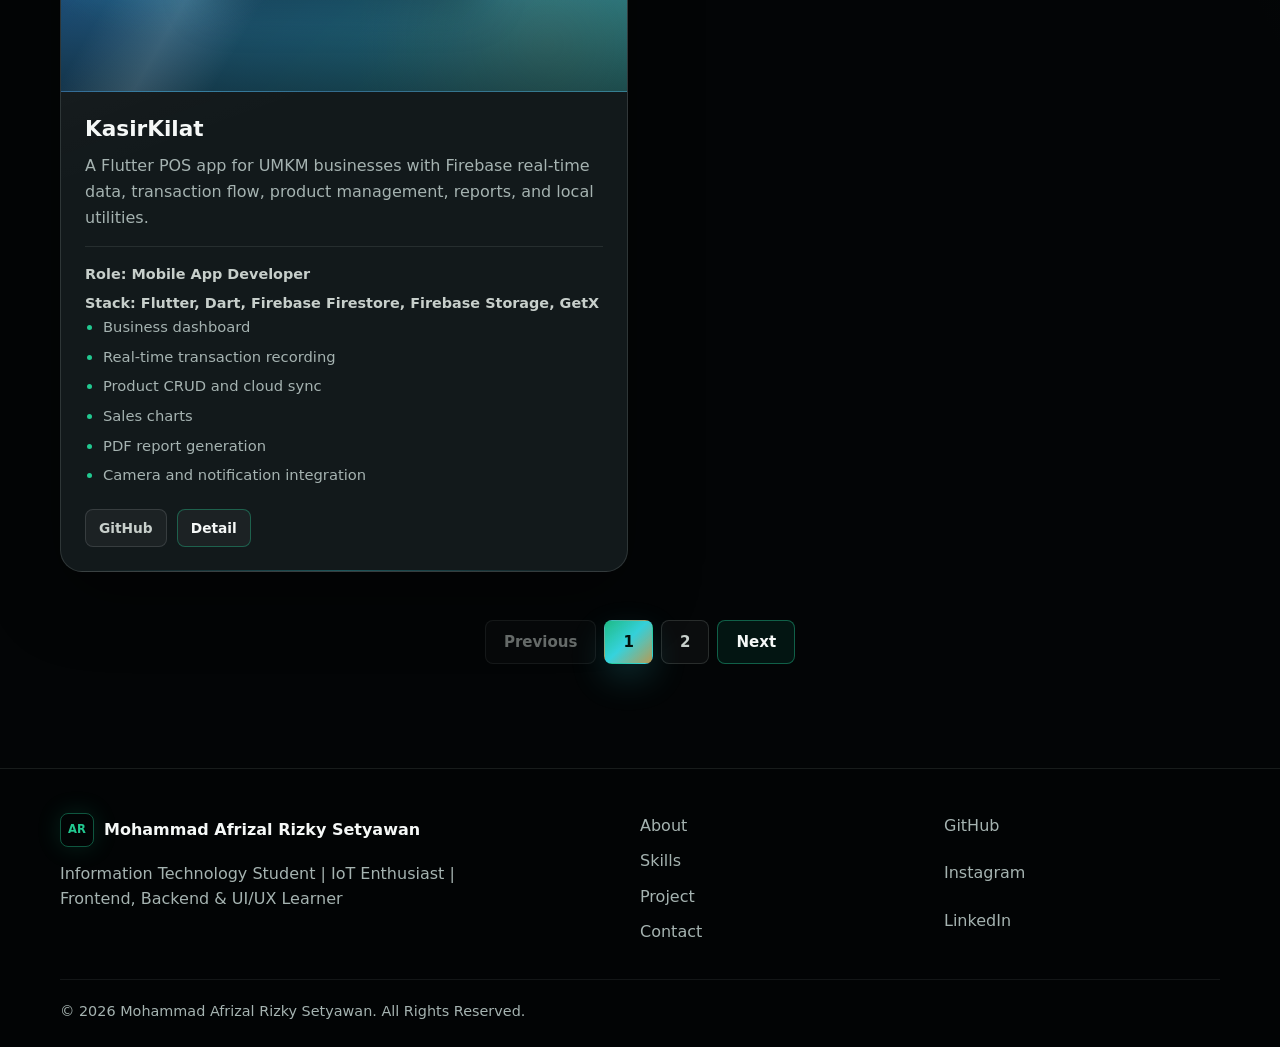
<file: projects.html>
<!DOCTYPE html>
<html lang="en">
  <head>
    <meta charset="UTF-8" />
    <meta name="viewport" content="width=device-width, initial-scale=1.0" />
    <meta
      name="description"
      content="Selected GitHub projects by Mohammad Afrizal Rizky Setyawan."
    />
    <title>Projects | Mohammad Afrizal Rizky Setyawan</title>
    <link rel="stylesheet" href="css/style.css" />
  </head>
  <body>
    <header class="site-header">
      <nav class="navbar container" aria-label="Primary navigation">
        <a class="logo" href="index.html#home">Afrizal Rizky</a>

        <input class="nav-toggle" type="checkbox" id="nav-toggle" aria-label="Open navigation menu" />
        <label class="nav-toggle-button" for="nav-toggle" aria-hidden="true">
          <span></span>
          <span></span>
          <span></span>
        </label>

        <div class="nav-panel">
          <a href="index.html#home">Home</a>
          <a href="index.html#about">About</a>
          <a href="index.html#experience">Experience</a>
          <a href="index.html#skills">Skills</a>
          <a href="index.html#services">Services</a>
          <a href="index.html#project">Project</a>
          <a href="index.html#notes">Notes</a>
          <a href="index.html#learning-notes">Learning Notes</a>
          <a href="index.html#contact">Contact</a>
        </div>
      </nav>
    </header>

    <main>
      <section class="page-hero section-padding">
        <div class="container page-hero-grid">
          <div>
            <p class="eyebrow">Pinned GitHub Projects</p>
            <h1>My Projects</h1>
            <p>
              This page highlights the repositories currently pinned on my GitHub profile:
              laundry POS systems, a Flutter cashier app, a UX prototype, and a Godot C# game.
            </p>
            <div class="hero-actions">
              <a class="btn btn-primary" href="index.html#project">Back to Home</a>
              <a class="btn btn-secondary" href="https://github.com/Frizr" target="_blank" rel="noreferrer">Open GitHub</a>
            </div>
          </div>

          <div class="page-hero-card glass-panel">
            <span>GitHub Profile</span>
            <strong>Frizr</strong>
            <p>
              Information Technology student focused on IoT, Arduino, frontend, backend, UI/UX,
              mobile development, and programming fundamentals.
            </p>
          </div>
        </div>
      </section>

      <section class="section-padding">
        <div class="container project-grid all-projects-grid">
          <article class="project-card">
            <div class="project-visual visual-pos"><span>Boss Laundry</span></div>
            <div class="project-body">
              <h3>Boss_Laundry</h3>
              <p>
                A lightweight PHP-based point-of-sale web application for managing a laundry
                business with authentication, orders, payments, reports, and settings.
              </p>
              <div class="project-meta">
                <span>Role: Web Application Developer</span>
                <span>Stack: HTML, CSS, JavaScript, PHP, MySQL, PHPMailer</span>
              </div>
              <ul class="feature-list">
                <li>Secure login and registration</li>
                <li>Create, view, edit, and delete orders</li>
                <li>Payment page with total calculation</li>
                <li>Reporting dashboard</li>
                <li>Shop settings and pricing tiers</li>
                <li>Responsive design</li>
              </ul>
              <div class="project-actions">
                <a href="https://github.com/Frizr/Boss_Laundry" target="_blank" rel="noreferrer">GitHub</a>
                <a href="project-detail-boss-laundry.html">Detail</a>
              </div>
            </div>
          </article>

          <article class="project-card">
            <div class="project-visual visual-java"><span>OOP</span></div>
            <div class="project-body">
              <h3>boslaundry-OOPversion-</h3>
              <p>
                A Java Web laundry management system built with Java Servlet, JSP, JDBC, and MySQL
                for an object-oriented programming course assignment.
              </p>
              <div class="project-meta">
                <span>Role: Java Web Developer</span>
                <span>Stack: Java, Jakarta EE, Servlet, JSP, JDBC, MySQL</span>
              </div>
              <ul class="feature-list">
                <li>Admin and employee roles</li>
                <li>Service management</li>
                <li>Order creation and status update</li>
                <li>User management</li>
                <li>Reset password flow</li>
                <li>Employee activity monitoring</li>
              </ul>
              <div class="project-actions">
                <a href="https://github.com/Frizr/boslaundry-OOPversion-" target="_blank" rel="noreferrer">GitHub</a>
                <a href="project-detail-oop-laundry.html">Detail</a>
              </div>
            </div>
          </article>

          <article class="project-card">
            <div class="project-visual visual-flutter"><span>KasirKilat</span></div>
            <div class="project-body">
              <h3>KasirKilat</h3>
              <p>
                A Flutter POS app for UMKM businesses with Firebase real-time data,
                transaction flow, product management, reports, and local utilities.
              </p>
              <div class="project-meta">
                <span>Role: Mobile App Developer</span>
                <span>Stack: Flutter, Dart, Firebase Firestore, Firebase Storage, GetX</span>
              </div>
              <ul class="feature-list">
                <li>Business dashboard</li>
                <li>Real-time transaction recording</li>
                <li>Product CRUD and cloud sync</li>
                <li>Sales charts</li>
                <li>PDF report generation</li>
                <li>Camera and notification integration</li>
              </ul>
              <div class="project-actions">
                <a href="https://github.com/Frizr/KasirKilat" target="_blank" rel="noreferrer">GitHub</a>
                <a href="project-detail-kasirkilat.html">Detail</a>
              </div>
            </div>
          </article>

          <article class="project-card">
            <div class="project-visual visual-she"><span>SheConnect</span></div>
            <div class="project-body">
              <h3>SheConnect</h3>
              <p>
                A mobile-first web prototype for supporting informal women workers with learning
                paths, community features, and local institution collaboration.
              </p>
              <div class="project-meta">
                <span>Role: UI/UX and Frontend Developer</span>
                <span>Stack: HTML, CSS, JavaScript, localStorage</span>
              </div>
              <ul class="feature-list">
                <li>Progressive dashboard</li>
                <li>Learning path map</li>
                <li>Community forum simulation</li>
                <li>Institution collaboration page</li>
                <li>Custom toast notifications</li>
                <li>Persistent simulation state</li>
              </ul>
              <div class="project-actions">
                <a href="https://github.com/Frizr/SheConnect" target="_blank" rel="noreferrer">GitHub</a>
                <a href="project-detail-sheconnect.html">Detail</a>
              </div>
            </div>
          </article>

          <article class="project-card">
            <div class="project-visual visual-laundry"><span>LAUNDRYPOS</span></div>
            <div class="project-body">
              <h3>LAUNDRYPOS</h3>
              <p>
                A PHP and MySQL laundry POS mini-app with admin pages, order management, report
                export, user management, and basic authentication.
              </p>
              <div class="project-meta">
                <span>Role: Web Developer</span>
                <span>Stack: PHP, MySQL, JavaScript, HTML, CSS, Composer</span>
              </div>
              <ul class="feature-list">
                <li>Create, edit, and delete orders</li>
                <li>Admin service management</li>
                <li>User management</li>
                <li>Report export</li>
                <li>Basic admin and user authentication</li>
                <li>Composer dependency structure</li>
              </ul>
              <div class="project-actions">
                <a href="https://github.com/Frizr/LAUNDRYPOS" target="_blank" rel="noreferrer">GitHub</a>
                <a href="project-detail-laundrypos.html">Detail</a>
              </div>
            </div>
          </article>

          <article class="project-card">
            <div class="project-visual visual-down"><span>DOWN</span></div>
            <div class="project-body">
              <h3>DOWN</h3>
              <p>
                A Godot 4 C# isometric action-combat game project with custom projection,
                responsive movement, combat mechanics, enemy behavior, and game state architecture.
              </p>
              <div class="project-meta">
                <span>Role: Game Developer</span>
                <span>Stack: Godot 4, C#, .NET, Python</span>
              </div>
              <ul class="feature-list">
                <li>Custom isometric vector math</li>
                <li>8-directional movement</li>
                <li>Dodge roll and invincibility frames</li>
                <li>Hitbox and combo combat system</li>
                <li>Enemy behavior state machine</li>
                <li>Game manager, HUD, and screen feedback</li>
              </ul>
              <div class="project-actions">
                <a href="https://github.com/Frizr/DOWN" target="_blank" rel="noreferrer">GitHub</a>
                <a href="project-detail-down.html">Detail</a>
              </div>
            </div>
          </article>
        </div>
        
        <!-- Pagination Controls -->
        <div class="container pagination" id="pagination-controls" style="display: flex; justify-content: center; align-items: center; gap: 8px; margin-top: 3rem;">
        </div>
        
      </section>
    </main>

    <footer class="site-footer">
      <div class="container footer-grid">
        <div>
          <a class="logo" href="index.html#home">Mohammad Afrizal Rizky Setyawan</a>
          <p>Information Technology Student | IoT Enthusiast | Frontend, Backend & UI/UX Learner</p>
        </div>

        <div class="footer-links">
          <a href="index.html#about">About</a>
          <a href="index.html#skills">Skills</a>
          <a href="index.html#project">Project</a>
          <a href="index.html#contact">Contact</a>
        </div>

        <div class="footer-links">
          <a href="https://github.com/Frizr" target="_blank" rel="noreferrer">GitHub</a>
          <a href="https://www.instagram.com/frizal_risk/" target="_blank" rel="noreferrer">Instagram</a>
          <a href="https://www.linkedin.com/in/mohammad-afrizal-rizky-setyawan-b21048296/" target="_blank" rel="noreferrer">LinkedIn</a>
        </div>
      </div>
      <div class="container footer-bottom">
        <p>&copy; 2026 Mohammad Afrizal Rizky Setyawan. All Rights Reserved.</p>
      </div>
    </footer>
    <script src="assets/js/main.js"></script>
  </body>
</html>
</file>
<file: css/style.css>
/* Base */
:root {
  --color-black: #030506;
  --color-charcoal: #081011;
  --color-gray: #11191b;
  --color-gray-soft: rgba(17, 25, 27, 0.78);
  --color-emerald: #0f8b68;
  --color-emerald-soft: #22c991;
  --color-blue: #1f4c86;
  --color-blue-soft: #5c91c8;
  --color-cyan: #36d5df;
  --color-prism: #8d5cff;
  --color-violet: #6f42d8;
  --color-silver: #c7cfcb;
  --color-gold: #b79b55;
  --color-white: #f5f8f7;
  --color-muted: #a5b3b1;
  --color-border: rgba(215, 230, 226, 0.14);
  --color-border-strong: rgba(199, 207, 203, 0.28);
  --shadow-card: 0 24px 70px rgba(0, 0, 0, 0.42);
  --shadow-glow: 0 0 42px rgba(34, 201, 145, 0.16);
  --radius-sm: 8px;
  --radius-md: 14px;
  --radius-lg: 22px;
  --container: 1160px;
  --section-space: 104px;
  --transition: 220ms ease;
}

* {
  box-sizing: border-box;
}

html {
  scroll-behavior: smooth;
}

body {
  margin: 0;
  color: var(--color-white);
  background:
    linear-gradient(115deg, rgba(15, 139, 104, 0.1), transparent 28%),
    linear-gradient(245deg, rgba(31, 76, 134, 0.14), transparent 31%),
    var(--color-black);
  font-family:
    Inter, ui-sans-serif, system-ui, -apple-system, BlinkMacSystemFont, "Segoe UI", sans-serif;
  line-height: 1.6;
}

body.prism-page {
  background:
    radial-gradient(circle at 12% 16%, rgba(141, 92, 255, 0.18), transparent 30%),
    radial-gradient(circle at 86% 12%, rgba(54, 213, 223, 0.16), transparent 28%),
    radial-gradient(circle at 52% 84%, rgba(34, 201, 145, 0.12), transparent 32%),
    linear-gradient(135deg, rgba(255, 255, 255, 0.018) 25%, transparent 25%) 0 0 / 18px 18px,
    linear-gradient(225deg, rgba(255, 255, 255, 0.014) 25%, transparent 25%) 0 0 / 18px 18px,
    var(--color-black);
}

body::before {
  position: fixed;
  inset: 0;
  z-index: -2;
  pointer-events: none;
  content: "";
  background-image:
    linear-gradient(rgba(199, 207, 203, 0.04) 1px, transparent 1px),
    linear-gradient(90deg, rgba(199, 207, 203, 0.04) 1px, transparent 1px);
  background-size: 72px 72px;
  mask-image: linear-gradient(to bottom, rgba(0, 0, 0, 0.9), transparent 72%);
}

body::after {
  position: fixed;
  inset: 0;
  z-index: -1;
  pointer-events: none;
  content: "";
  background:
    linear-gradient(180deg, rgba(3, 5, 6, 0.16), rgba(3, 5, 6, 0.86)),
    radial-gradient(circle at top center, transparent, rgba(3, 5, 6, 0.82) 62%);
}

img,
svg {
  max-width: 100%;
}

a {
  color: inherit;
  text-decoration: none;
}

p,
h1,
h2,
h3 {
  margin-top: 0;
}

p {
  color: var(--color-muted);
}

ul {
  margin: 0;
  padding-left: 18px;
}

button,
input,
textarea {
  font: inherit;
}

.container {
  width: min(100% - 40px, var(--container));
  margin-inline: auto;
}

.section-padding {
  padding: var(--section-space) 0;
}

.section-deep {
  border-block: 1px solid rgba(215, 230, 226, 0.09);
  background:
    linear-gradient(135deg, rgba(15, 139, 104, 0.07), transparent 36%),
    linear-gradient(225deg, rgba(183, 155, 85, 0.06), transparent 32%),
    rgba(8, 16, 17, 0.72);
}

.eyebrow {
  margin-bottom: 14px;
  color: var(--color-gold);
  font-size: 0.78rem;
  font-weight: 700;
  letter-spacing: 0;
  text-transform: uppercase;
}

.section-heading {
  max-width: 760px;
  margin-bottom: 36px;
}

.section-heading h2 {
  margin-bottom: 0;
  color: var(--color-white);
  font-size: 2.5rem;
  line-height: 1.1;
  letter-spacing: 0;
}

.section-heading-split {
  display: flex;
  max-width: none;
  align-items: end;
  justify-content: space-between;
  gap: 28px;
}

.section-heading-split > div {
  max-width: 760px;
}

.glass-panel {
  border: 1px solid var(--color-border);
  background:
    linear-gradient(145deg, rgba(255, 255, 255, 0.08), rgba(255, 255, 255, 0.025)),
    rgba(17, 25, 27, 0.66);
  box-shadow: var(--shadow-card);
  backdrop-filter: blur(18px);
}

.btn,
.project-actions a,
.text-link {
  display: inline-flex;
  min-height: 44px;
  align-items: center;
  justify-content: center;
  border-radius: var(--radius-sm);
  font-size: 0.94rem;
  font-weight: 700;
  transition:
    transform var(--transition),
    border-color var(--transition),
    background var(--transition),
    color var(--transition),
    box-shadow var(--transition);
}

.btn:hover,
.project-actions a:hover,
.text-link:hover {
  transform: translateY(-2px);
}

.btn {
  padding: 0 18px;
  border: 1px solid transparent;
}

.btn-primary {
  color: #03110c;
  background: linear-gradient(135deg, var(--color-emerald-soft), var(--color-cyan) 48%, var(--color-gold));
  box-shadow: 0 14px 35px rgba(54, 213, 223, 0.18);
}

.btn-primary:hover {
  box-shadow: 0 18px 45px rgba(141, 92, 255, 0.24);
}

.btn-secondary {
  border-color: rgba(34, 201, 145, 0.42);
  color: var(--color-white);
  background: rgba(15, 139, 104, 0.12);
}

.btn-secondary:hover {
  background: rgba(15, 139, 104, 0.2);
}

.btn-ghost {
  border-color: var(--color-border);
  color: var(--color-silver);
  background: rgba(255, 255, 255, 0.035);
}

.btn-ghost:hover {
  border-color: rgba(183, 155, 85, 0.44);
  color: var(--color-white);
}

.text-link {
  min-height: 0;
  color: var(--color-emerald-soft);
}

/* Header */
.site-header {
  position: sticky;
  top: 0;
  z-index: 100;
  border-bottom: 1px solid rgba(215, 230, 226, 0.1);
  background: rgba(3, 5, 6, 0.7);
  backdrop-filter: blur(18px);
}

.navbar {
  display: flex;
  min-height: 74px;
  align-items: center;
  justify-content: space-between;
  gap: 24px;
}

.logo {
  display: inline-flex;
  align-items: center;
  gap: 10px;
  color: var(--color-white);
  font-weight: 800;
}

.logo::before {
  display: inline-grid;
  width: 32px;
  height: 32px;
  place-items: center;
  border: 1px solid rgba(34, 201, 145, 0.42);
  border-radius: var(--radius-sm);
  color: var(--color-emerald-soft);
  content: "AR";
  font-size: 0.72rem;
  box-shadow: 0 0 24px rgba(34, 201, 145, 0.16);
}

.nav-panel {
  display: flex;
  align-items: center;
  gap: 14px;
}

.nav-panel a {
  color: var(--color-muted);
  font-size: 0.88rem;
  font-weight: 650;
}

.nav-panel a:hover,
.nav-panel a.is-active {
  color: var(--color-white);
}

.nav-toggle {
  position: absolute;
  width: 1px;
  height: 1px;
  opacity: 0;
  pointer-events: none;
}

.nav-toggle-button {
  display: none;
}

/* Hero */
.hero {
  position: relative;
  min-height: calc(100vh - 74px);
  overflow: hidden;
  padding-top: 118px;
}

.hero::before {
  position: absolute;
  inset: 9% 0 auto;
  width: min(940px, 80%);
  height: 1px;
  margin-inline: auto;
  content: "";
  background: linear-gradient(90deg, transparent, rgba(199, 207, 203, 0.34), transparent);
}

.hero-grid {
  display: grid;
  align-items: center;
  gap: 56px;
  grid-template-columns: minmax(0, 1.04fr) minmax(320px, 0.96fr);
}

.hero-content {
  position: relative;
  z-index: 2;
}

.hero h1,
.page-hero h1 {
  max-width: 820px;
  margin-bottom: 20px;
  color: var(--color-white);
  font-size: 4.8rem;
  line-height: 0.96;
  letter-spacing: 0;
}

.hero-subtitle {
  margin-bottom: 18px;
  color: var(--color-silver);
  font-size: 1.25rem;
  font-weight: 700;
}

.hero-description {
  max-width: 670px;
  margin-bottom: 32px;
  font-size: 1.04rem;
}

.hero-actions {
  display: flex;
  flex-wrap: wrap;
  gap: 12px;
}

.hero-visual {
  position: relative;
  min-height: 540px;
  perspective: 1100px;
}

.orbital-stage {
  position: relative;
  width: min(100%, 540px);
  aspect-ratio: 1;
  margin-inline: auto;
  transform-style: preserve-3d;
}

.orbital-stage::before {
  position: absolute;
  inset: 10%;
  border: 1px solid rgba(199, 207, 203, 0.15);
  border-radius: 28px;
  content: "";
  transform: rotateX(62deg) rotateZ(-28deg);
  box-shadow:
    inset 0 0 36px rgba(34, 201, 145, 0.08),
    0 34px 90px rgba(0, 0, 0, 0.44);
}

.glow {
  position: absolute;
  border-radius: 999px;
  filter: blur(32px);
  opacity: 0.56;
}

.glow-emerald {
  inset: 16% auto auto 10%;
  width: 210px;
  height: 210px;
  background: rgba(34, 201, 145, 0.34);
}

.glow-blue {
  right: 8%;
  bottom: 12%;
  width: 230px;
  height: 230px;
  background: rgba(92, 145, 200, 0.3);
}

.glow-prism {
  top: 36%;
  right: 18%;
  width: 190px;
  height: 190px;
  background: rgba(141, 92, 255, 0.24);
}

.core-sphere {
  position: absolute;
  inset: 50% auto auto 50%;
  width: 220px;
  height: 220px;
  border: 1px solid rgba(255, 255, 255, 0.24);
  border-radius: 34px;
  background:
    radial-gradient(circle at 28% 22%, rgba(255, 255, 255, 0.84), transparent 10%),
    linear-gradient(135deg, rgba(34, 201, 145, 0.82), rgba(31, 76, 134, 0.76) 54%, rgba(183, 155, 85, 0.62));
  box-shadow:
    0 28px 90px rgba(0, 0, 0, 0.48),
    0 0 44px rgba(34, 201, 145, 0.2);
  transform: translate(-50%, -50%) rotateX(58deg) rotateZ(42deg);
  animation: float-core 7s ease-in-out infinite;
}

.core-sphere::before,
.core-sphere::after {
  position: absolute;
  border: 1px solid rgba(255, 255, 255, 0.18);
  content: "";
}

.core-sphere::before {
  inset: 24px;
  border-radius: 24px;
}

.core-sphere::after {
  right: -22px;
  bottom: -22px;
  width: 74px;
  height: 74px;
  border-radius: 18px;
  background: rgba(3, 5, 6, 0.34);
  backdrop-filter: blur(8px);
}

.ring {
  position: absolute;
  inset: 50% auto auto 50%;
  border: 1px solid rgba(199, 207, 203, 0.28);
  border-radius: 50%;
  transform-style: preserve-3d;
}

.ring-one {
  width: 360px;
  height: 150px;
  transform: translate(-50%, -50%) rotateX(70deg) rotateZ(18deg);
}

.ring-two {
  width: 420px;
  height: 170px;
  border-color: rgba(183, 155, 85, 0.24);
  transform: translate(-50%, -50%) rotateX(72deg) rotateZ(-32deg);
}

.floating-card {
  position: absolute;
  width: 168px;
  padding: 16px;
  border: 1px solid var(--color-border);
  border-radius: var(--radius-md);
  background: rgba(8, 16, 17, 0.62);
  box-shadow: 0 22px 60px rgba(0, 0, 0, 0.36);
  backdrop-filter: blur(15px);
  animation: float-card 6s ease-in-out infinite;
}

.floating-card span,
.page-hero-card span,
.summary-list span,
.info-list span {
  display: block;
  color: var(--color-gold);
  font-size: 0.75rem;
  font-weight: 800;
  text-transform: uppercase;
}

.floating-card strong,
.page-hero-card strong {
  display: block;
  color: var(--color-white);
  font-size: 1.08rem;
}

.card-top {
  top: 14%;
  right: 3%;
}

.card-bottom {
  bottom: 12%;
  left: 2%;
  animation-delay: -2.4s;
}

.glass-cube {
  position: absolute;
  width: 82px;
  height: 82px;
  border: 1px solid rgba(199, 207, 203, 0.18);
  border-radius: 18px;
  background: linear-gradient(145deg, rgba(199, 207, 203, 0.18), rgba(199, 207, 203, 0.04));
  box-shadow: 0 20px 45px rgba(0, 0, 0, 0.34);
  transform-style: preserve-3d;
}

.cube-left {
  top: 32%;
  left: 1%;
  transform: rotateX(58deg) rotateZ(28deg);
}

.cube-right {
  right: 7%;
  bottom: 30%;
  transform: rotateX(58deg) rotateZ(-34deg);
}

.holo-stage {
  position: relative;
  width: min(100%, 560px);
  aspect-ratio: 1;
  margin-inline: auto;
  transform-style: preserve-3d;
  perspective: 1200px;
}

.holo-backdrop {
  position: absolute;
  inset: 9% 8% 16%;
  border: 1px solid rgba(199, 207, 203, 0.16);
  border-radius: 34px;
  background:
    linear-gradient(135deg, rgba(255, 255, 255, 0.1), rgba(255, 255, 255, 0.015)),
    linear-gradient(90deg, rgba(141, 92, 255, 0.12), transparent 42%, rgba(54, 213, 223, 0.1)),
    radial-gradient(circle at 34% 28%, rgba(34, 201, 145, 0.22), transparent 34%),
    radial-gradient(circle at 74% 70%, rgba(92, 145, 200, 0.22), transparent 36%),
    rgba(8, 16, 17, 0.42);
  box-shadow:
    inset 0 0 70px rgba(34, 201, 145, 0.06),
    0 34px 95px rgba(0, 0, 0, 0.48);
  transform: rotateX(58deg) rotateZ(-17deg) translateZ(-30px);
}

.holo-backdrop::before,
.holo-backdrop::after {
  position: absolute;
  content: "";
  pointer-events: none;
}

.holo-backdrop::before {
  inset: 18px;
  border: 1px solid rgba(34, 201, 145, 0.14);
  border-radius: 24px;
}

.holo-backdrop::after {
  inset: 0;
  border-radius: inherit;
  background:
    linear-gradient(90deg, transparent, rgba(255, 255, 255, 0.12), transparent),
    repeating-linear-gradient(0deg, rgba(255, 255, 255, 0.035) 0 1px, transparent 1px 15px);
  mix-blend-mode: screen;
  opacity: 0.44;
}

.holo-grid-floor {
  position: absolute;
  right: 5%;
  bottom: 1%;
  left: 4%;
  height: 42%;
  border: 1px solid rgba(34, 201, 145, 0.16);
  border-radius: 50%;
  background-image:
    linear-gradient(rgba(34, 201, 145, 0.18) 1px, transparent 1px),
    linear-gradient(90deg, rgba(92, 145, 200, 0.16) 1px, transparent 1px);
  background-size: 26px 26px;
  box-shadow:
    0 0 44px rgba(34, 201, 145, 0.12),
    inset 0 0 55px rgba(31, 76, 134, 0.12);
  mask-image: radial-gradient(ellipse, rgba(0, 0, 0, 0.9), transparent 72%);
  transform: rotateX(67deg) translateZ(-80px);
}

.scan-beam {
  position: absolute;
  top: 9%;
  left: 50%;
  width: 30%;
  height: 74%;
  border-radius: 999px;
  background: linear-gradient(180deg, rgba(199, 207, 203, 0), rgba(34, 201, 145, 0.22), rgba(199, 207, 203, 0));
  filter: blur(10px);
  opacity: 0.65;
  transform: translateX(-50%) rotateZ(10deg);
  animation: beam-sweep 6s ease-in-out infinite;
}

.holo-core {
  position: absolute;
  inset: 50% auto auto 50%;
  width: 250px;
  height: 250px;
  transform: translate(-50%, -50%);
  transform-style: preserve-3d;
  animation: core-hover 7s ease-in-out infinite;
}

.holo-chip {
  position: absolute;
  inset: 50% auto auto 50%;
  display: grid;
  width: 158px;
  height: 158px;
  place-items: center;
  border: 1px solid rgba(255, 255, 255, 0.2);
  border-radius: 30px;
  background:
    linear-gradient(145deg, rgba(34, 201, 145, 0.9), rgba(54, 213, 223, 0.76) 35%, rgba(141, 92, 255, 0.72) 68%, rgba(183, 155, 85, 0.62)),
    rgba(17, 25, 27, 0.9);
  box-shadow:
    0 26px 76px rgba(0, 0, 0, 0.46),
    0 0 42px rgba(34, 201, 145, 0.24),
    inset 0 0 36px rgba(255, 255, 255, 0.08);
  transform: translate(-50%, -50%) rotateX(58deg) rotateZ(45deg);
}

.holo-chip strong {
  color: var(--color-white);
  font-size: 2.55rem;
  font-weight: 950;
  line-height: 1;
  transform: rotateZ(-45deg);
}

.holo-chip small {
  color: rgba(245, 248, 247, 0.82);
  font-size: 0.66rem;
  font-weight: 900;
  letter-spacing: 0;
  transform: rotateZ(-45deg);
}

.chip-line {
  position: absolute;
  left: 20px;
  width: calc(100% - 40px);
  height: 1px;
  background: linear-gradient(90deg, transparent, rgba(255, 255, 255, 0.75), transparent);
}

.chip-line-top {
  top: 28px;
}

.chip-line-bottom {
  bottom: 28px;
}

.holo-ring {
  position: absolute;
  inset: 50% auto auto 50%;
  border: 1px solid rgba(199, 207, 203, 0.28);
  border-radius: 50%;
  transform-style: preserve-3d;
}

.holo-ring-one {
  width: 350px;
  height: 130px;
  transform: translate(-50%, -50%) rotateX(72deg) rotateZ(18deg);
  animation: ring-drift-one 10s linear infinite;
}

.holo-ring-two {
  width: 410px;
  height: 170px;
  border-color: rgba(141, 92, 255, 0.34);
  transform: translate(-50%, -50%) rotateX(68deg) rotateZ(-30deg);
  animation: ring-drift-two 12s linear infinite;
}

.holo-ring-three {
  width: 220px;
  height: 220px;
  border-color: rgba(183, 155, 85, 0.26);
  transform: translate(-50%, -50%) rotateX(58deg) rotateZ(45deg);
}

.holo-axis {
  position: absolute;
  inset: 50% auto auto 50%;
  height: 1px;
  width: 410px;
  background: linear-gradient(90deg, transparent, rgba(199, 207, 203, 0.4), transparent);
  transform-origin: center;
}

.axis-x {
  transform: translate(-50%, -50%) rotateZ(24deg);
}

.axis-y {
  transform: translate(-50%, -50%) rotateZ(114deg);
}

.data-panel {
  position: absolute;
  z-index: 3;
  width: 190px;
  padding: 16px;
  border: 1px solid rgba(199, 207, 203, 0.16);
  border-radius: var(--radius-md);
  background:
    linear-gradient(145deg, rgba(255, 255, 255, 0.1), rgba(255, 255, 255, 0.028)),
    rgba(3, 5, 6, 0.62);
  box-shadow: 0 22px 60px rgba(0, 0, 0, 0.4);
  backdrop-filter: blur(16px);
  animation: panel-hover 6s ease-in-out infinite;
}

.data-panel::before {
  position: absolute;
  inset: 8px;
  border: 1px solid rgba(34, 201, 145, 0.1);
  border-radius: 10px;
  content: "";
  pointer-events: none;
}

.data-panel span {
  display: block;
  color: var(--color-gold);
  font-size: 0.74rem;
  font-weight: 900;
  text-transform: uppercase;
}

.data-panel strong {
  display: block;
  margin-top: 3px;
  color: var(--color-white);
  font-size: 1.08rem;
}

.data-panel small {
  display: block;
  margin-top: 4px;
  color: var(--color-muted);
  font-size: 0.78rem;
}

.panel-left {
  top: 15%;
  left: 0;
}

.panel-right {
  right: 1%;
  bottom: 16%;
  animation-delay: -2.2s;
}

.data-node {
  position: absolute;
  z-index: 2;
  width: 18px;
  height: 18px;
  border: 1px solid rgba(255, 255, 255, 0.28);
  border-radius: 50%;
  background: var(--color-emerald-soft);
  box-shadow:
    0 0 22px rgba(34, 201, 145, 0.58),
    0 0 48px rgba(92, 145, 200, 0.18);
}

.node-one {
  top: 29%;
  right: 16%;
}

.node-two {
  bottom: 26%;
  left: 18%;
  background: var(--color-blue-soft);
}

.node-three {
  top: 58%;
  right: 30%;
  width: 12px;
  height: 12px;
  background: var(--color-gold);
}

/* About */
.about-grid {
  display: grid;
  align-items: stretch;
  gap: 28px;
  grid-template-columns: minmax(0, 0.95fr) minmax(320px, 1.05fr);
}

.about-copy,
.profile-card,
.contact-form,
.detail-sidebar,
.detail-section,
.page-hero-card {
  border-radius: var(--radius-lg);
}

.about-copy {
  padding: 34px;
}

.about-copy p {
  font-size: 1.05rem;
}

.about-copy p:last-child {
  margin-bottom: 0;
}

.profile-card {
  position: relative;
  display: grid;
  gap: 28px;
  overflow: hidden;
  padding: 32px;
  grid-template-columns: 150px minmax(0, 1fr);
}

.profile-card::before {
  position: absolute;
  inset: 0;
  content: "";
  background:
    linear-gradient(135deg, rgba(34, 201, 145, 0.16), transparent 34%),
    linear-gradient(225deg, rgba(92, 145, 200, 0.14), transparent 34%);
  pointer-events: none;
}

.profile-orbit {
  position: relative;
  z-index: 1;
  display: grid;
  width: 136px;
  height: 136px;
  place-items: center;
  border: 1px solid rgba(34, 201, 145, 0.34);
  border-radius: 30px;
  background: rgba(3, 5, 6, 0.36);
  box-shadow: var(--shadow-glow);
  transform: rotateX(16deg) rotateZ(-7deg);
}

.profile-orbit::before {
  position: absolute;
  inset: 18px;
  border: 1px solid rgba(183, 155, 85, 0.42);
  border-radius: 22px;
  content: "";
}

.profile-orbit span {
  color: var(--color-white);
  font-size: 2.3rem;
  font-weight: 900;
}

.info-list,
.summary-list {
  position: relative;
  z-index: 1;
  display: grid;
  gap: 12px;
}

.info-list div,
.summary-list div {
  display: grid;
  gap: 2px;
  padding-bottom: 12px;
  border-bottom: 1px solid rgba(215, 230, 226, 0.1);
}

.info-list strong,
.summary-list strong {
  color: var(--color-white);
  font-size: 0.98rem;
}

.metrics-grid {
  display: grid;
  gap: 12px;
  margin-top: 28px;
  grid-template-columns: repeat(4, minmax(0, 1fr));
}

.metrics-grid div {
  position: relative;
  overflow: hidden;
  min-height: 96px;
  padding: 18px;
  border: 1px solid rgba(199, 207, 203, 0.12);
  border-radius: var(--radius-md);
  background:
    linear-gradient(135deg, rgba(54, 213, 223, 0.08), rgba(141, 92, 255, 0.06)),
    rgba(3, 5, 6, 0.34);
}

.metrics-grid div::before {
  position: absolute;
  inset: 0;
  content: "";
  background: linear-gradient(120deg, transparent, rgba(255, 255, 255, 0.12), transparent);
  transform: translateX(-100%);
  transition: transform 520ms ease;
}

.metrics-grid div:hover::before {
  transform: translateX(100%);
}

.metrics-grid strong {
  display: block;
  color: var(--color-cyan);
  font-size: 1.8rem;
  line-height: 1;
}

.metrics-grid span {
  display: block;
  margin-top: 8px;
  color: var(--color-muted);
  font-size: 0.82rem;
  font-weight: 700;
}

/* Skills */
.skills-grid {
  display: grid;
  gap: 18px;
  grid-template-columns: repeat(4, minmax(0, 1fr));
}

.skill-card {
  position: relative;
  min-height: 220px;
  overflow: hidden;
  padding: 24px;
  border: 1px solid var(--color-border);
  border-radius: var(--radius-md);
  background:
    linear-gradient(145deg, rgba(255, 255, 255, 0.08), rgba(255, 255, 255, 0.02)),
    var(--color-gray-soft);
  box-shadow: 0 18px 48px rgba(0, 0, 0, 0.28);
  transition:
    transform var(--transition),
    border-color var(--transition),
    box-shadow var(--transition);
}

.skill-card::before,
.project-card::before {
  position: absolute;
  inset: 0;
  padding: 1px;
  border-radius: inherit;
  content: "";
  background: linear-gradient(135deg, rgba(34, 201, 145, 0.52), rgba(92, 145, 200, 0.12), rgba(183, 155, 85, 0.38));
  -webkit-mask:
    linear-gradient(#000 0 0) content-box,
    linear-gradient(#000 0 0);
  -webkit-mask-composite: xor;
  mask:
    linear-gradient(#000 0 0) content-box,
    linear-gradient(#000 0 0);
  mask-composite: exclude;
  opacity: 0;
  pointer-events: none;
  transition: opacity var(--transition);
}

.skill-card:hover,
.project-card:hover {
  border-color: rgba(34, 201, 145, 0.24);
  box-shadow:
    0 26px 70px rgba(0, 0, 0, 0.38),
    0 0 32px rgba(34, 201, 145, 0.08);
  transform: translateY(-6px) rotateX(var(--tilt-x, 0deg)) rotateY(var(--tilt-y, 0deg));
}

.skill-card:hover::before,
.project-card:hover::before {
  opacity: 1;
}

.skill-card h3 {
  margin-bottom: 18px;
  color: var(--color-white);
  font-size: 1.18rem;
}

.skill-wide {
  grid-column: span 2;
}

.tag-list {
  display: flex;
  flex-wrap: wrap;
  gap: 10px;
}

.tag-list span {
  display: inline-flex;
  min-height: 34px;
  align-items: center;
  border: 1px solid rgba(199, 207, 203, 0.14);
  border-radius: 999px;
  padding: 6px 12px;
  color: var(--color-silver);
  background: rgba(255, 255, 255, 0.045);
  font-size: 0.88rem;
}

.skill-bars {
  display: grid;
  gap: 16px;
}

.skill-bar {
  position: relative;
  display: grid;
  min-height: 46px;
  align-content: start;
  gap: 9px;
  grid-template-columns: 1fr auto;
  color: var(--color-silver);
  font-size: 0.9rem;
  font-weight: 800;
}

.skill-bar span,
.skill-bar strong {
  line-height: 1;
}

.skill-bar strong {
  color: var(--color-cyan);
  font-size: 0.82rem;
}

.skill-bar::before,
.skill-bar::after {
  grid-column: 1 / -1;
  display: block;
  height: 9px;
  border-radius: 999px;
  content: "";
}

.skill-bar::before {
  background: rgba(255, 255, 255, 0.08);
}

.skill-bar::after {
  position: absolute;
  right: auto;
  bottom: 0;
  left: 0;
  width: var(--value);
  background: linear-gradient(90deg, var(--color-emerald-soft), var(--color-cyan), var(--color-prism));
  box-shadow: 0 0 22px rgba(54, 213, 223, 0.18);
}

.prism-skills .skill-card {
  min-height: 250px;
}

/* Projects */
.project-grid {
  display: grid;
  gap: 24px;
  grid-template-columns: repeat(3, minmax(0, 1fr));
}

.all-projects-grid {
  grid-template-columns: repeat(2, minmax(0, 1fr));
}

.project-card {
  position: relative;
  display: flex;
  min-height: 100%;
  flex-direction: column;
  overflow: hidden;
  border: 1px solid var(--color-border);
  border-radius: var(--radius-lg);
  isolation: isolate;
  background:
    linear-gradient(160deg, rgba(255, 255, 255, 0.08), rgba(255, 255, 255, 0.018) 38%),
    rgba(17, 25, 27, 0.78);
  box-shadow: var(--shadow-card);
  transition:
    transform var(--transition),
    border-color var(--transition),
    box-shadow var(--transition);
}

.project-card::after {
  position: absolute;
  inset: auto 22px 0;
  height: 1px;
  content: "";
  background: linear-gradient(90deg, transparent, rgba(54, 213, 223, 0.45), transparent);
  opacity: 0.72;
  pointer-events: none;
}

.project-visual {
  position: relative;
  display: grid;
  min-height: 260px;
  place-items: center;
  overflow: hidden;
  border-bottom: 1px solid rgba(215, 230, 226, 0.1);
  padding: 24px;
  background:
    radial-gradient(circle at 18% 12%, var(--visual-glow, rgba(54, 213, 223, 0.26)), transparent 34%),
    radial-gradient(circle at 86% 82%, rgba(183, 155, 85, 0.16), transparent 36%),
    linear-gradient(135deg, var(--visual-from, rgba(15, 139, 104, 0.72)), var(--visual-to, rgba(31, 76, 134, 0.72))),
    var(--color-gray);
}

.project-visual::before {
  position: absolute;
  inset: -22% -12% auto;
  height: 72%;
  content: "";
  background:
    linear-gradient(90deg, rgba(255, 255, 255, 0.09) 1px, transparent 1px),
    linear-gradient(rgba(255, 255, 255, 0.075) 1px, transparent 1px);
  background-size: 28px 28px;
  mask-image: radial-gradient(ellipse, rgba(0, 0, 0, 0.74), transparent 70%);
  opacity: 0.62;
  transform: rotateZ(-8deg);
}

.project-visual::after {
  position: absolute;
  inset: 0;
  content: "";
  background:
    linear-gradient(120deg, transparent 20%, rgba(255, 255, 255, 0.14), transparent 42%),
    linear-gradient(180deg, transparent 54%, rgba(3, 5, 6, 0.46));
  pointer-events: none;
}

.project-visual > span,
.project-visual-label {
  position: relative;
  z-index: 2;
  width: min(100% - 8px, 270px);
  border: 1px solid rgba(255, 255, 255, 0.2);
  border-radius: var(--radius-sm);
  color: var(--color-white);
  background:
    linear-gradient(145deg, rgba(255, 255, 255, 0.14), rgba(255, 255, 255, 0.035)),
    rgba(3, 5, 6, 0.5);
  box-shadow: 0 18px 46px rgba(0, 0, 0, 0.35);
  backdrop-filter: blur(10px);
}

.project-visual > span {
  display: inline-flex;
  min-height: 44px;
  align-items: center;
  justify-content: center;
  padding: 10px 16px;
  font-weight: 850;
}

.project-visual-label {
  position: absolute;
  right: 18px;
  bottom: 18px;
  left: 18px;
  display: grid;
  width: auto;
  gap: 2px;
  margin-inline: auto;
  padding: 12px 14px;
}

.project-visual-label span {
  color: var(--color-gold);
  font-size: 0.72rem;
  font-weight: 900;
  letter-spacing: 0;
  line-height: 1.2;
  text-transform: uppercase;
}

.project-visual-label strong {
  overflow-wrap: anywhere;
  color: var(--color-white);
  font-size: 1rem;
  line-height: 1.2;
}

.visual-pos {
  --visual-from: rgba(15, 139, 104, 0.9);
  --visual-to: rgba(183, 155, 85, 0.56);
  --visual-glow: rgba(34, 201, 145, 0.32);
}

.visual-game {
  --visual-from: rgba(31, 76, 134, 0.88);
  --visual-to: rgba(15, 139, 104, 0.52);
  --visual-glow: rgba(92, 145, 200, 0.32);
}

.visual-java {
  --visual-from: rgba(183, 155, 85, 0.82);
  --visual-to: rgba(31, 76, 134, 0.64);
  --visual-glow: rgba(183, 155, 85, 0.3);
}

.visual-flutter {
  --visual-from: rgba(31, 76, 134, 0.94);
  --visual-to: rgba(54, 213, 223, 0.58);
  --visual-glow: rgba(54, 213, 223, 0.3);
}

.visual-she {
  --visual-from: rgba(15, 139, 104, 0.68);
  --visual-to: rgba(92, 145, 200, 0.62);
  --visual-glow: rgba(183, 155, 85, 0.25);
}

.visual-laundry {
  --visual-from: rgba(15, 139, 104, 0.86);
  --visual-to: rgba(31, 76, 134, 0.68);
  --visual-glow: rgba(199, 207, 203, 0.22);
}

.visual-down {
  --visual-from: rgba(3, 5, 6, 0.94);
  --visual-to: rgba(183, 155, 85, 0.42);
  --visual-glow: rgba(141, 92, 255, 0.24);
}

.project-shot {
  position: relative;
  z-index: 1;
  width: min(100%, 292px);
  height: 166px;
  border: 1px solid rgba(245, 248, 247, 0.18);
  border-radius: 16px;
  background:
    linear-gradient(145deg, rgba(255, 255, 255, 0.16), rgba(255, 255, 255, 0.04)),
    rgba(3, 5, 6, 0.36);
  box-shadow:
    0 28px 70px rgba(0, 0, 0, 0.38),
    inset 0 1px 0 rgba(255, 255, 255, 0.12);
  backdrop-filter: blur(12px);
  transform: translateY(-18px) perspective(800px) rotateX(6deg) rotateY(-5deg);
}

.shot-window-bar {
  display: flex;
  height: 18px;
  align-items: center;
  gap: 5px;
}

.shot-window-bar i,
.counter-receipt i,
.game-arena i {
  display: block;
}

.shot-window-bar i {
  width: 7px;
  height: 7px;
  border-radius: 50%;
  background: rgba(245, 248, 247, 0.42);
}

.shot-dashboard {
  display: grid;
  gap: 8px;
  padding: 10px;
}

.shot-dashboard-layout {
  display: grid;
  height: 120px;
  gap: 9px;
  grid-template-columns: 56px minmax(0, 1fr);
}

.shot-sidebar,
.shot-dashboard-main,
.counter-board,
.counter-receipt,
.community-phone,
.phone-screen {
  border: 1px solid rgba(245, 248, 247, 0.12);
  background: rgba(3, 5, 6, 0.26);
}

.shot-sidebar {
  display: grid;
  align-content: start;
  gap: 8px;
  border-radius: 10px;
  padding: 10px 8px;
}

.shot-sidebar span,
.shot-table span,
.community-list span,
.counter-board span,
.counter-receipt i {
  display: block;
  height: 7px;
  border-radius: 999px;
  background: rgba(245, 248, 247, 0.34);
}

.shot-sidebar span:first-child,
.shot-table span:first-child,
.counter-board span:first-child {
  background: rgba(34, 201, 145, 0.72);
}

.shot-dashboard-main {
  display: grid;
  gap: 8px;
  border-radius: 12px;
  padding: 9px;
}

.shot-kpi-row {
  display: grid;
  gap: 7px;
  grid-template-columns: repeat(3, minmax(0, 1fr));
}

.shot-kpi-row span {
  display: grid;
  min-height: 28px;
  place-items: center;
  border: 1px solid rgba(245, 248, 247, 0.1);
  border-radius: 8px;
  color: var(--color-white);
  background: rgba(255, 255, 255, 0.07);
  font-size: 0.68rem;
  font-weight: 900;
}

.shot-chart {
  display: flex;
  height: 42px;
  align-items: end;
  gap: 7px;
}

.shot-chart i {
  flex: 1;
  border-radius: 999px 999px 4px 4px;
  background: linear-gradient(180deg, rgba(54, 213, 223, 0.86), rgba(34, 201, 145, 0.28));
}

.shot-chart i:nth-child(1) {
  height: 46%;
}

.shot-chart i:nth-child(2) {
  height: 76%;
}

.shot-chart i:nth-child(3) {
  height: 58%;
}

.shot-chart i:nth-child(4) {
  height: 92%;
}

.shot-table {
  display: grid;
  gap: 5px;
}

.shot-architecture {
  display: grid;
  align-content: center;
  gap: 14px;
  padding: 18px;
  transform: translateY(-18px) perspective(800px) rotateX(7deg) rotateY(6deg);
}

.arch-node,
.arch-row span {
  position: relative;
  z-index: 1;
  display: grid;
  min-height: 38px;
  place-items: center;
  border: 1px solid rgba(245, 248, 247, 0.18);
  border-radius: 10px;
  color: var(--color-white);
  background: rgba(3, 5, 6, 0.38);
  font-size: 0.78rem;
  font-weight: 900;
}

.arch-row {
  display: grid;
  gap: 13px;
  grid-template-columns: repeat(2, minmax(0, 1fr));
}

.arch-top {
  width: 52%;
  margin-inline: auto;
  color: #03110c;
  background: linear-gradient(135deg, var(--color-gold), var(--color-cyan));
}

.arch-bottom {
  width: 68%;
  margin-inline: auto;
}

.arch-line {
  position: absolute;
  left: 50%;
  width: 1px;
  background: rgba(245, 248, 247, 0.26);
}

.arch-line-one {
  top: 54px;
  height: 34px;
}

.arch-line-two {
  bottom: 52px;
  height: 34px;
}

.shot-phone {
  height: 182px;
  border: 0;
  background: transparent;
  box-shadow: none;
  transform: translateY(-18px);
}

.phone-frame,
.community-phone {
  position: absolute;
  top: 0;
  left: 50%;
  width: 112px;
  height: 176px;
  border: 1px solid rgba(245, 248, 247, 0.22);
  border-radius: 24px;
  background:
    linear-gradient(145deg, rgba(255, 255, 255, 0.16), rgba(255, 255, 255, 0.035)),
    rgba(3, 5, 6, 0.68);
  box-shadow: 0 26px 62px rgba(0, 0, 0, 0.38);
  transform: translateX(-50%) rotate(-6deg);
}

.phone-notch {
  position: absolute;
  top: 8px;
  left: 50%;
  width: 42px;
  height: 7px;
  border-radius: 999px;
  background: rgba(3, 5, 6, 0.8);
  transform: translateX(-50%);
}

.phone-screen {
  position: absolute;
  inset: 20px 9px 10px;
  display: grid;
  gap: 8px;
  align-content: start;
  border-radius: 15px;
  padding: 10px;
}

.phone-total {
  display: grid;
  min-height: 38px;
  place-items: center;
  border-radius: 12px;
  color: #03110c;
  background: linear-gradient(135deg, var(--color-cyan), var(--color-emerald-soft));
  font-size: 0.78rem;
  font-weight: 950;
}

.phone-products {
  display: grid;
  gap: 6px;
  grid-template-columns: repeat(2, minmax(0, 1fr));
}

.phone-products span {
  min-height: 26px;
  border-radius: 9px;
  background: rgba(255, 255, 255, 0.12);
}

.phone-checkout {
  min-height: 20px;
  border-radius: 999px;
  background: rgba(183, 155, 85, 0.72);
}

.floating-receipt {
  position: absolute;
  right: 14px;
  bottom: 22px;
  display: grid;
  width: 92px;
  gap: 7px;
  border: 1px solid rgba(245, 248, 247, 0.2);
  border-radius: 12px;
  padding: 12px;
  background: rgba(245, 248, 247, 0.9);
  box-shadow: 0 22px 46px rgba(0, 0, 0, 0.24);
}

.floating-receipt span,
.floating-receipt strong {
  display: block;
  height: 6px;
  border-radius: 999px;
  background: rgba(3, 5, 6, 0.28);
}

.floating-receipt strong {
  width: 70%;
  background: rgba(15, 139, 104, 0.72);
}

.shot-community {
  height: 182px;
  border: 0;
  background: transparent;
  box-shadow: none;
  transform: translateY(-18px);
}

.community-phone {
  display: grid;
  align-content: start;
  gap: 10px;
  padding: 18px 11px 12px;
  transform: translateX(-50%) rotate(5deg);
}

.community-header {
  height: 34px;
  border-radius: 14px;
  background: linear-gradient(135deg, rgba(183, 155, 85, 0.82), rgba(54, 213, 223, 0.38));
}

.community-progress {
  height: 9px;
  border-radius: 999px;
  background:
    linear-gradient(90deg, var(--color-emerald-soft) 68%, rgba(255, 255, 255, 0.12) 68%);
}

.community-list {
  display: grid;
  gap: 8px;
}

.community-orbit {
  position: absolute;
  border: 1px solid rgba(245, 248, 247, 0.2);
  border-radius: 50%;
  background: rgba(255, 255, 255, 0.14);
  box-shadow: 0 0 28px rgba(54, 213, 223, 0.16);
}

.orbit-one {
  top: 18px;
  left: 42px;
  width: 48px;
  height: 48px;
}

.orbit-two {
  right: 46px;
  bottom: 34px;
  width: 62px;
  height: 62px;
  background: rgba(34, 201, 145, 0.16);
}

.orbit-three {
  top: 50px;
  right: 32px;
  width: 32px;
  height: 32px;
  background: rgba(183, 155, 85, 0.22);
}

.shot-counter {
  display: grid;
  align-items: center;
  gap: 14px;
  padding: 18px;
  grid-template-columns: 1fr 94px;
}

.counter-board {
  display: grid;
  gap: 12px;
  border-radius: 14px;
  padding: 16px;
}

.counter-board span {
  height: 16px;
}

.counter-board span:nth-child(2) {
  width: 84%;
}

.counter-board span:nth-child(3) {
  width: 62%;
}

.counter-receipt {
  display: grid;
  gap: 9px;
  min-height: 120px;
  border-radius: 12px;
  padding: 14px 12px;
  background: rgba(245, 248, 247, 0.88);
}

.counter-receipt i {
  height: 6px;
  background: rgba(3, 5, 6, 0.24);
}

.counter-receipt strong {
  display: block;
  height: 22px;
  margin-top: auto;
  border-radius: 8px;
  background: rgba(15, 139, 104, 0.72);
}

.counter-status {
  position: absolute;
  bottom: 18px;
  left: 26px;
  width: 72px;
  height: 72px;
  border: 1px solid rgba(245, 248, 247, 0.18);
  border-radius: 22px;
  background:
    radial-gradient(circle at 50% 50%, rgba(34, 201, 145, 0.9) 0 28%, transparent 29%),
    rgba(255, 255, 255, 0.08);
  transform: rotate(12deg);
}

.shot-game {
  overflow: hidden;
  background:
    radial-gradient(circle at center, rgba(141, 92, 255, 0.22), transparent 48%),
    rgba(3, 5, 6, 0.56);
}

.game-hud {
  position: absolute;
  top: 12px;
  right: 12px;
  left: 12px;
  display: flex;
  justify-content: space-between;
}

.game-hud span {
  width: 72px;
  height: 10px;
  border-radius: 999px;
  background: rgba(183, 155, 85, 0.78);
}

.game-hud span:last-child {
  width: 48px;
  background: rgba(54, 213, 223, 0.62);
}

.game-arena {
  position: absolute;
  inset: 34px 26px 22px;
  transform: rotateX(58deg) rotateZ(45deg);
  transform-style: preserve-3d;
}

.tile,
.player,
.enemy {
  position: absolute;
  border: 1px solid rgba(245, 248, 247, 0.16);
  border-radius: 8px;
  background: rgba(255, 255, 255, 0.08);
}

.tile-one {
  inset: 14px auto auto 46px;
  width: 72px;
  height: 72px;
}

.tile-two {
  right: 36px;
  bottom: 8px;
  width: 84px;
  height: 84px;
}

.tile-three {
  top: 62px;
  left: 104px;
  width: 52px;
  height: 52px;
}

.player {
  top: 48px;
  left: 74px;
  width: 28px;
  height: 28px;
  background: var(--color-emerald-soft);
  box-shadow: 0 0 26px rgba(34, 201, 145, 0.58);
}

.enemy {
  right: 58px;
  bottom: 36px;
  width: 24px;
  height: 24px;
  background: var(--color-gold);
  box-shadow: 0 0 22px rgba(183, 155, 85, 0.5);
}

.game-score {
  position: absolute;
  bottom: 16px;
  left: 16px;
  color: rgba(245, 248, 247, 0.72);
  font-size: 0.8rem;
  font-weight: 950;
}

.coverflow-grid .project-card {
  transform-style: preserve-3d;
}

.coverflow-grid .project-card:nth-child(3n + 1) {
  transform: perspective(1000px) rotateY(2deg);
}

.coverflow-grid .project-card:nth-child(3n + 2) {
  transform: perspective(1000px) translateY(-10px);
}

.coverflow-grid .project-card:nth-child(3n) {
  transform: perspective(1000px) rotateY(-2deg);
}

.coverflow-grid .project-card:hover {
  transform: perspective(1000px) translateY(-8px) rotateX(var(--tilt-x, 0deg)) rotateY(var(--tilt-y, 0deg));
}

.visual-zabbix {
  background:
    linear-gradient(135deg, rgba(48, 56, 58, 0.92), rgba(31, 76, 134, 0.75)),
    var(--color-gray);
}

.visual-cashier {
  background:
    linear-gradient(135deg, rgba(183, 155, 85, 0.72), rgba(15, 139, 104, 0.65)),
    var(--color-gray);
}

.visual-project {
  background:
    linear-gradient(135deg, rgba(8, 16, 17, 0.9), rgba(31, 76, 134, 0.78), rgba(15, 139, 104, 0.56)),
    var(--color-gray);
}

.project-body {
  position: relative;
  z-index: 1;
  display: flex;
  flex: 1;
  flex-direction: column;
  padding: 24px;
}

.project-title-row {
  display: flex;
  align-items: start;
  justify-content: space-between;
  gap: 12px;
}

.project-body h3 {
  margin-bottom: 0;
  overflow-wrap: anywhere;
  color: var(--color-white);
  font-size: 1.35rem;
  line-height: 1.2;
}

.repo-badge {
  display: inline-flex;
  min-height: 26px;
  align-items: center;
  border: 1px solid rgba(54, 213, 223, 0.28);
  border-radius: 999px;
  padding: 4px 9px;
  color: var(--color-cyan);
  background: rgba(54, 213, 223, 0.08);
  font-size: 0.72rem;
  font-weight: 900;
  line-height: 1;
  white-space: nowrap;
}

.project-body p {
  margin: 12px 0 0;
}

.project-highlights {
  display: flex;
  flex-wrap: wrap;
  gap: 8px;
  margin-top: 16px;
}

.project-highlights span {
  display: inline-flex;
  min-height: 28px;
  align-items: center;
  border: 1px solid rgba(199, 207, 203, 0.13);
  border-radius: 999px;
  padding: 5px 10px;
  color: var(--color-silver);
  background: rgba(255, 255, 255, 0.045);
  font-size: 0.78rem;
  font-weight: 850;
}

.project-meta {
  display: grid;
  gap: 6px;
  margin: 16px 0 0;
  padding-top: 16px;
  border-top: 1px solid rgba(215, 230, 226, 0.1);
  color: var(--color-silver);
  font-size: 0.9rem;
  font-weight: 700;
}

.project-meta span {
  overflow-wrap: anywhere;
}

.feature-list {
  display: grid;
  gap: 6px;
  color: var(--color-muted);
  font-size: 0.92rem;
}

.feature-list li::marker,
.detail-list li::marker {
  color: var(--color-emerald-soft);
}

.project-actions {
  display: flex;
  flex-wrap: wrap;
  gap: 10px;
  margin-top: auto;
  padding-top: 22px;
}

.project-actions a {
  min-height: 38px;
  padding: 0 13px;
  border: 1px solid rgba(199, 207, 203, 0.16);
  color: var(--color-silver);
  background: rgba(255, 255, 255, 0.045);
  font-size: 0.86rem;
}

.project-actions a:last-child {
  border-color: rgba(34, 201, 145, 0.38);
  color: var(--color-white);
}

/* Services, Notes, and Learning Notes */
.prism-services,
.testimonial-grid,
.blog-grid {
  display: grid;
  gap: 20px;
}

.prism-services {
  grid-template-columns: repeat(3, minmax(0, 1fr));
}

.testimonial-grid,
.blog-grid {
  grid-template-columns: repeat(3, minmax(0, 1fr));
}

.prism-services article,
.testimonial-grid article,
.blog-grid article {
  position: relative;
  overflow: hidden;
  min-height: 250px;
  padding: 26px;
  border: 1px solid var(--color-border);
  border-radius: var(--radius-lg);
  background:
    linear-gradient(145deg, rgba(255, 255, 255, 0.08), rgba(255, 255, 255, 0.02)),
    rgba(17, 25, 27, 0.7);
  box-shadow: 0 20px 58px rgba(0, 0, 0, 0.32);
  transition:
    transform var(--transition),
    border-color var(--transition),
    box-shadow var(--transition);
}

.prism-services article::before,
.testimonial-grid article::before,
.blog-grid article::before {
  position: absolute;
  inset: 0;
  content: "";
  background:
    radial-gradient(circle at 14% 12%, rgba(54, 213, 223, 0.16), transparent 34%),
    radial-gradient(circle at 88% 78%, rgba(141, 92, 255, 0.14), transparent 34%),
    linear-gradient(135deg, rgba(34, 201, 145, 0.06), transparent);
  pointer-events: none;
}

.prism-services article:hover,
.testimonial-grid article:hover,
.blog-grid article:hover {
  border-color: rgba(54, 213, 223, 0.28);
  box-shadow:
    0 28px 76px rgba(0, 0, 0, 0.42),
    0 0 34px rgba(141, 92, 255, 0.08);
  transform: translateY(-6px);
}

.prism-services article > *,
.testimonial-grid article > *,
.blog-grid article > * {
  position: relative;
  z-index: 1;
}

.prism-services span,
.testimonial-grid span,
.blog-grid span {
  display: inline-flex;
  min-height: 30px;
  align-items: center;
  margin-bottom: 18px;
  border: 1px solid rgba(54, 213, 223, 0.24);
  border-radius: 999px;
  padding: 4px 10px;
  color: var(--color-cyan);
  background: rgba(54, 213, 223, 0.07);
  font-size: 0.78rem;
  font-weight: 900;
  text-transform: uppercase;
}

.prism-services h3,
.blog-grid h3 {
  color: var(--color-white);
  font-size: 1.26rem;
  line-height: 1.2;
}

.testimonial-grid p {
  color: var(--color-silver);
  font-size: 1.04rem;
}

.testimonial-grid strong {
  display: block;
  margin-top: 18px;
  color: var(--color-white);
}

.blog-grid a {
  display: inline-flex;
  margin-top: 16px;
  color: var(--color-emerald-soft);
  font-weight: 850;
}

/* Timeline */
.timeline {
  position: relative;
  display: grid;
  gap: 18px;
  max-width: 870px;
}

.timeline::before {
  position: absolute;
  top: 16px;
  bottom: 16px;
  left: 17px;
  width: 2px;
  content: "";
  background: linear-gradient(var(--color-emerald-soft), var(--color-blue-soft), var(--color-gold));
}

.timeline-item {
  position: relative;
  display: grid;
  gap: 18px;
  align-items: start;
  padding: 24px 24px 24px 64px;
  border: 1px solid var(--color-border);
  border-radius: var(--radius-md);
  background: rgba(17, 25, 27, 0.7);
  box-shadow: 0 18px 45px rgba(0, 0, 0, 0.26);
}

.timeline-dot {
  position: absolute;
  top: 30px;
  left: 9px;
  width: 18px;
  height: 18px;
  border: 3px solid var(--color-black);
  border-radius: 50%;
  background: var(--color-emerald-soft);
  box-shadow: 0 0 22px rgba(34, 201, 145, 0.48);
}

.timeline-label {
  margin-bottom: 6px;
  color: var(--color-gold);
  font-size: 0.8rem;
  font-weight: 800;
  text-transform: uppercase;
}

.timeline-item h3 {
  margin-bottom: 6px;
  color: var(--color-white);
}

.timeline-item span:not(.timeline-dot) {
  color: var(--color-silver);
  font-weight: 700;
}

/* Contact and Footer */
.contact-grid {
  display: grid;
  align-items: start;
  gap: 42px;
  grid-template-columns: minmax(0, 0.95fr) minmax(320px, 1.05fr);
}

.contact-copy h2 {
  max-width: 620px;
  margin-bottom: 16px;
  color: var(--color-white);
  font-size: 2.45rem;
  line-height: 1.12;
}

.contact-list {
  display: grid;
  gap: 12px;
  margin-top: 28px;
}

.contact-list a {
  display: flex;
  min-height: 48px;
  align-items: center;
  border-bottom: 1px solid rgba(215, 230, 226, 0.12);
  color: var(--color-silver);
  transition: color var(--transition), border-color var(--transition);
}

.contact-list a:hover {
  border-color: rgba(34, 201, 145, 0.4);
  color: var(--color-white);
}

.contact-form {
  display: grid;
  gap: 12px;
  padding: 30px;
}

.contact-form label {
  color: var(--color-silver);
  font-size: 0.88rem;
  font-weight: 750;
}

.contact-form input,
.contact-form textarea {
  width: 100%;
  border: 1px solid rgba(199, 207, 203, 0.14);
  border-radius: var(--radius-sm);
  padding: 13px 14px;
  color: var(--color-white);
  background: rgba(3, 5, 6, 0.38);
  outline: none;
  transition: border-color var(--transition), box-shadow var(--transition);
}

.contact-form textarea {
  resize: vertical;
}

.contact-form input:focus,
.contact-form textarea:focus {
  border-color: rgba(34, 201, 145, 0.52);
  box-shadow: 0 0 0 4px rgba(34, 201, 145, 0.08);
}

.form-status {
  min-height: 22px;
  margin: 4px 0 0;
  color: var(--color-emerald-soft);
  font-size: 0.9rem;
}

.site-footer {
  border-top: 1px solid rgba(215, 230, 226, 0.1);
  background: rgba(3, 5, 6, 0.82);
  padding: 44px 0 24px;
}

.footer-grid {
  display: grid;
  gap: 28px;
  grid-template-columns: 1.4fr 0.7fr 0.7fr;
}

.footer-grid p {
  max-width: 460px;
  margin: 14px 0 0;
}

.footer-links {
  display: grid;
  gap: 10px;
}

.footer-links a {
  color: var(--color-muted);
}

.footer-links a:hover {
  color: var(--color-white);
}

.footer-bottom {
  margin-top: 34px;
  padding-top: 20px;
  border-top: 1px solid rgba(215, 230, 226, 0.08);
}

.footer-bottom p {
  margin: 0;
  font-size: 0.9rem;
}

/* Project Pages */
.page-hero {
  padding-top: 118px;
}

.page-hero-grid {
  display: grid;
  align-items: center;
  gap: 44px;
  grid-template-columns: minmax(0, 1.05fr) minmax(300px, 0.95fr);
}

.page-hero p {
  max-width: 690px;
}

.page-hero-card {
  position: relative;
  overflow: hidden;
  padding: 34px;
}

.page-hero-card::before {
  position: absolute;
  inset: 0;
  content: "";
  background:
    linear-gradient(135deg, rgba(34, 201, 145, 0.18), transparent 45%),
    linear-gradient(225deg, rgba(183, 155, 85, 0.12), transparent 38%);
  pointer-events: none;
}

.page-hero-card > * {
  position: relative;
  z-index: 1;
}

.detail-visual {
  min-height: 360px;
  border: 1px solid var(--color-border);
  border-radius: var(--radius-lg);
  box-shadow: var(--shadow-card);
}

.detail-layout {
  display: grid;
  align-items: start;
  gap: 28px;
  grid-template-columns: 320px minmax(0, 1fr);
}

.detail-sidebar {
  position: sticky;
  top: 98px;
  padding: 26px;
}

.detail-sidebar h2 {
  color: var(--color-white);
  font-size: 1.2rem;
}

.detail-article {
  display: grid;
  gap: 18px;
}

.detail-section {
  padding: 28px;
}

.detail-section h2 {
  margin-bottom: 12px;
  color: var(--color-white);
  font-size: 1.45rem;
}

.detail-section p:last-child {
  margin-bottom: 0;
}

.detail-list {
  display: grid;
  gap: 8px;
  color: var(--color-muted);
}

/* JavaScript enhancements */
.js .reveal {
  opacity: 0;
  transform: translateY(20px);
  transition:
    opacity 600ms ease,
    transform 600ms ease;
}

.js .reveal.is-visible {
  opacity: 1;
  transform: translateY(0);
}

@keyframes float-core {
  0%,
  100% {
    transform: translate(-50%, -50%) rotateX(58deg) rotateZ(42deg) translateY(0);
  }
  50% {
    transform: translate(-50%, -50%) rotateX(58deg) rotateZ(42deg) translateY(-18px);
  }
}

@keyframes float-card {
  0%,
  100% {
    transform: translateY(0);
  }
  50% {
    transform: translateY(-14px);
  }
}

@keyframes core-hover {
  0%,
  100% {
    transform: translate(-50%, -50%) translateY(0);
  }
  50% {
    transform: translate(-50%, -50%) translateY(-16px);
  }
}

@keyframes ring-drift-one {
  0% {
    transform: translate(-50%, -50%) rotateX(72deg) rotateZ(18deg);
  }
  100% {
    transform: translate(-50%, -50%) rotateX(72deg) rotateZ(378deg);
  }
}

@keyframes ring-drift-two {
  0% {
    transform: translate(-50%, -50%) rotateX(68deg) rotateZ(-30deg);
  }
  100% {
    transform: translate(-50%, -50%) rotateX(68deg) rotateZ(-390deg);
  }
}

@keyframes panel-hover {
  0%,
  100% {
    transform: translateY(0);
  }
  50% {
    transform: translateY(-12px);
  }
}

@keyframes beam-sweep {
  0%,
  100% {
    opacity: 0.3;
    transform: translateX(-56%) rotateZ(10deg);
  }
  50% {
    opacity: 0.72;
    transform: translateX(-44%) rotateZ(-8deg);
  }
}

/* Responsive */
@media (max-width: 1100px) {
  .hero h1,
  .page-hero h1 {
    font-size: 3.9rem;
  }

  .skills-grid,
  .project-grid,
  .all-projects-grid,
  .prism-services,
  .testimonial-grid,
  .blog-grid {
    grid-template-columns: repeat(2, minmax(0, 1fr));
  }

  .skill-wide {
    grid-column: span 2;
  }
}

@media (max-width: 900px) {
  :root {
    --section-space: 82px;
  }

  .hero {
    padding-top: 96px;
  }

  .hero-grid,
  .about-grid,
  .contact-grid,
  .page-hero-grid,
  .detail-layout {
    grid-template-columns: 1fr;
  }

  .hero-visual {
    min-height: 460px;
  }

  .profile-card {
    grid-template-columns: 1fr;
  }

  .metrics-grid {
    grid-template-columns: repeat(2, minmax(0, 1fr));
  }

  .detail-sidebar {
    position: static;
  }

  .footer-grid {
    grid-template-columns: 1fr 1fr;
  }
}

@media (max-width: 760px) {
  .container {
    width: min(100% - 28px, var(--container));
  }

  .navbar {
    min-height: 68px;
  }

  .nav-toggle-button {
    display: grid;
    width: 44px;
    height: 44px;
    place-items: center;
    border: 1px solid var(--color-border);
    border-radius: var(--radius-sm);
    background: rgba(255, 255, 255, 0.04);
    cursor: pointer;
  }

  .nav-toggle-button span {
    display: block;
    width: 20px;
    height: 2px;
    border-radius: 999px;
    background: var(--color-white);
    transition: transform var(--transition), opacity var(--transition);
  }

  .nav-panel {
    position: absolute;
    top: 68px;
    right: 14px;
    left: 14px;
    display: grid;
    max-height: 0;
    overflow: hidden;
    border: 1px solid transparent;
    border-radius: var(--radius-md);
    background: rgba(3, 5, 6, 0.92);
    box-shadow: var(--shadow-card);
    backdrop-filter: blur(18px);
    gap: 0;
    transition:
      max-height var(--transition),
      border-color var(--transition),
      padding var(--transition);
  }

  .nav-panel a {
    padding: 13px 16px;
  }

  .nav-toggle:checked ~ .nav-panel {
    max-height: 560px;
    border-color: var(--color-border);
    padding-top: 8px;
  }

  .nav-toggle:checked + .nav-toggle-button span:nth-child(1) {
    transform: translateY(8px) rotate(45deg);
  }

  .nav-toggle:checked + .nav-toggle-button span:nth-child(2) {
    opacity: 0;
  }

  .nav-toggle:checked + .nav-toggle-button span:nth-child(3) {
    transform: translateY(-8px) rotate(-45deg);
  }

  .hero h1,
  .page-hero h1 {
    font-size: 3rem;
    line-height: 1.02;
  }

  .section-heading h2,
  .contact-copy h2 {
    font-size: 2rem;
  }

  .section-heading-split {
    align-items: start;
    flex-direction: column;
  }

  .hero-actions {
    display: grid;
    grid-template-columns: 1fr 1fr;
  }

  .hero-actions .btn {
    width: 100%;
  }

  .hero-visual {
    min-height: 390px;
  }

  .holo-stage {
    width: min(100%, 430px);
  }

  .holo-core {
    width: 210px;
    height: 210px;
  }

  .holo-chip {
    width: 132px;
    height: 132px;
    border-radius: 24px;
  }

  .holo-chip strong {
    font-size: 2.1rem;
  }

  .holo-ring-one {
    width: 285px;
    height: 110px;
  }

  .holo-ring-two {
    width: 330px;
    height: 132px;
  }

  .holo-axis {
    width: 315px;
  }

  .data-panel {
    width: 158px;
    padding: 13px;
  }

  .floating-card {
    width: 142px;
    padding: 13px;
  }

  .core-sphere {
    width: 180px;
    height: 180px;
  }

  .ring-one {
    width: 300px;
    height: 125px;
  }

  .ring-two {
    width: 338px;
    height: 140px;
  }

  .skills-grid,
  .project-grid,
  .all-projects-grid,
  .prism-services,
  .testimonial-grid,
  .blog-grid {
    grid-template-columns: 1fr;
  }

  .skill-wide {
    grid-column: span 1;
  }

  .metrics-grid {
    grid-template-columns: 1fr 1fr;
  }

  .footer-grid {
    grid-template-columns: 1fr;
  }

  .coverflow-grid .project-card,
  .coverflow-grid .project-card:nth-child(3n + 1),
  .coverflow-grid .project-card:nth-child(3n + 2),
  .coverflow-grid .project-card:nth-child(3n) {
    transform: none;
  }
}

@media (max-width: 520px) {
  :root {
    --section-space: 68px;
  }

  .hero {
    padding-top: 82px;
  }

  .hero h1,
  .page-hero h1 {
    font-size: 2.35rem;
  }

  .hero-subtitle {
    font-size: 1.04rem;
  }

  .hero-actions {
    grid-template-columns: 1fr;
  }

  .about-copy,
  .profile-card,
  .contact-form,
  .detail-section,
  .detail-sidebar,
  .page-hero-card {
    padding: 22px;
  }

  .metrics-grid {
    grid-template-columns: 1fr;
  }

  .project-body {
    padding: 20px;
  }

  .project-visual {
    min-height: 250px;
    padding: 18px;
  }

  .project-shot {
    width: min(100%, 260px);
  }

  .project-title-row {
    flex-direction: column;
    gap: 10px;
  }

  .project-visual-label {
    right: 14px;
    bottom: 14px;
    left: 14px;
  }

  .shot-counter {
    gap: 10px;
    padding: 14px;
    grid-template-columns: 1fr 78px;
  }

  .floating-receipt {
    right: 2px;
  }

  .hero-visual {
    min-height: 320px;
  }

  .holo-stage {
    width: min(100%, 320px);
  }

  .holo-backdrop {
    inset: 9% 2% 16%;
  }

  .holo-core {
    width: 170px;
    height: 170px;
  }

  .holo-chip {
    width: 112px;
    height: 112px;
  }

  .holo-chip strong {
    font-size: 1.72rem;
  }

  .holo-ring-one {
    width: 230px;
    height: 92px;
  }

  .holo-ring-two {
    width: 270px;
    height: 108px;
  }

  .holo-ring-three {
    width: 170px;
    height: 170px;
  }

  .holo-axis {
    width: 250px;
  }

  .data-panel {
    display: none;
  }

  .floating-card {
    display: none;
  }

  .glass-cube {
    width: 60px;
    height: 60px;
  }
}

@media (prefers-reduced-motion: reduce) {
  *,
  *::before,
  *::after {
    scroll-behavior: auto !important;
    animation-duration: 0.01ms !important;
    animation-iteration-count: 1 !important;
    transition-duration: 0.01ms !important;
  }
}
</file>
